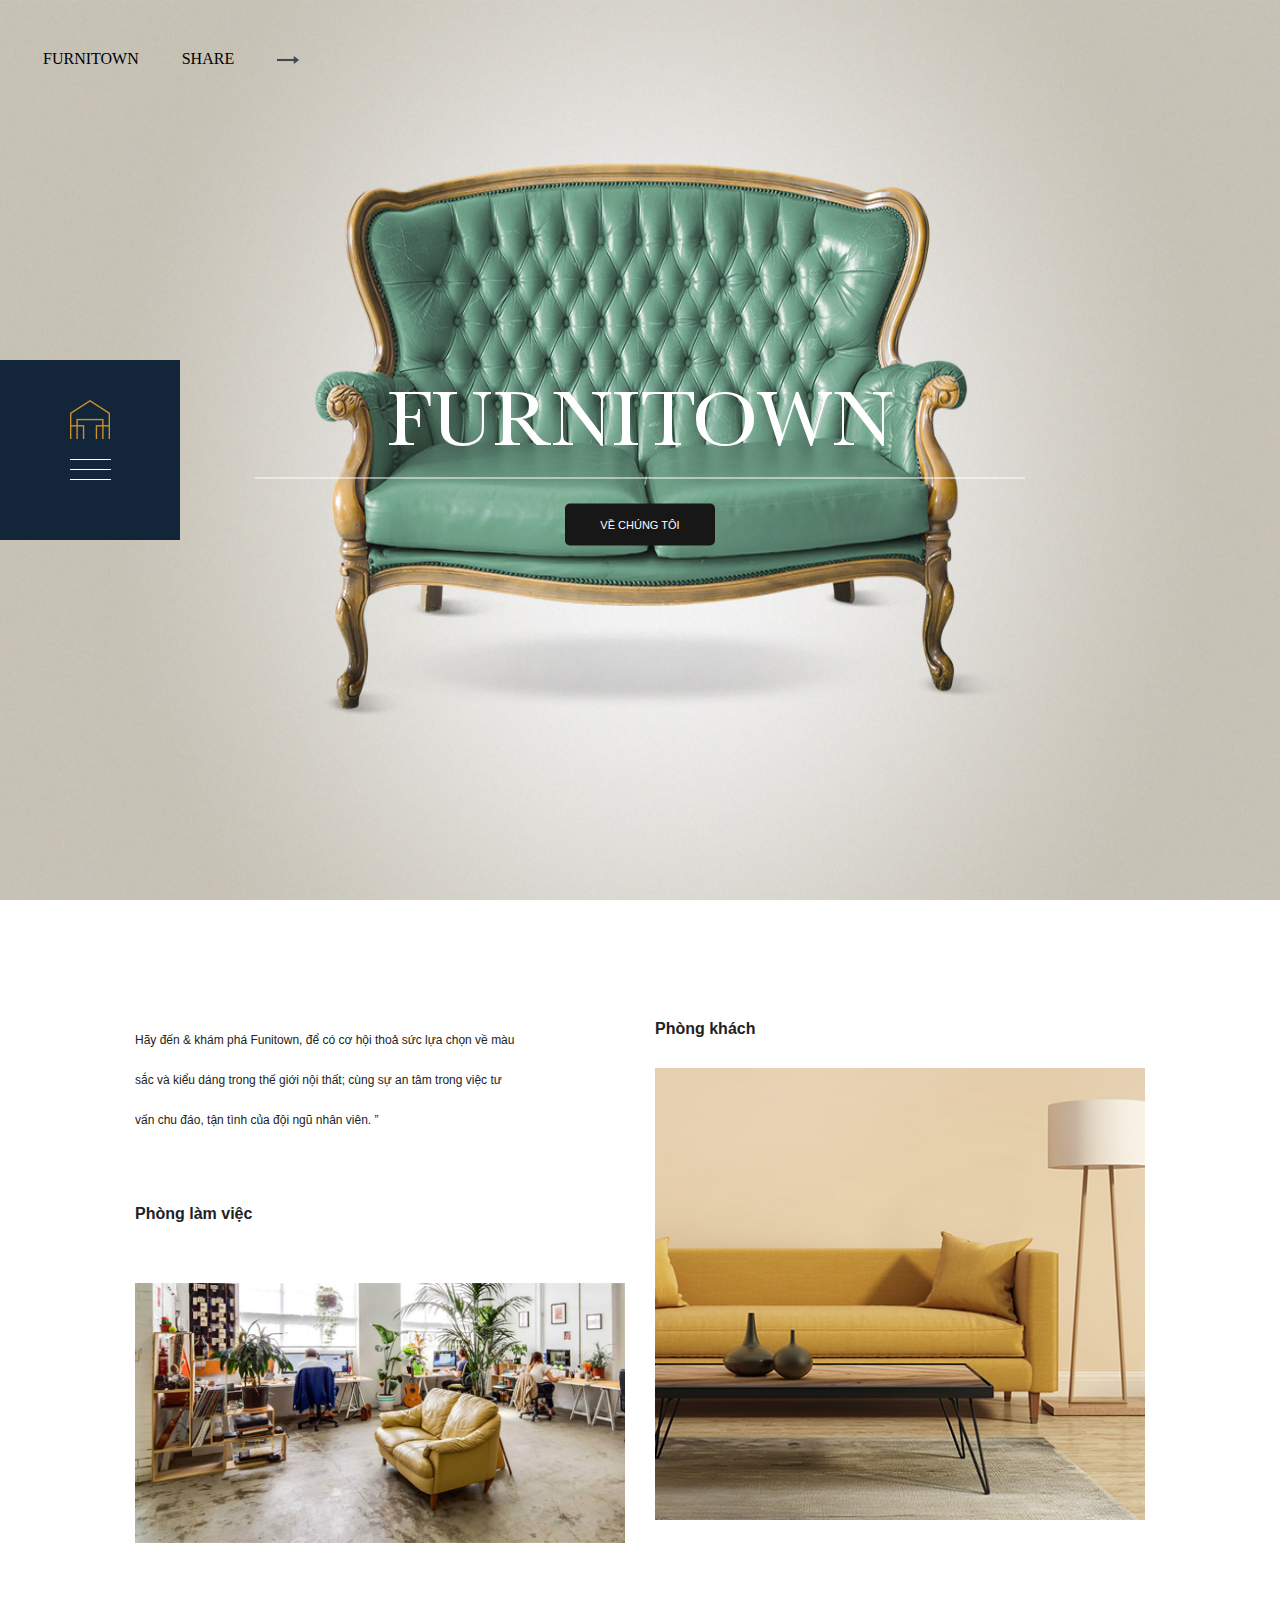
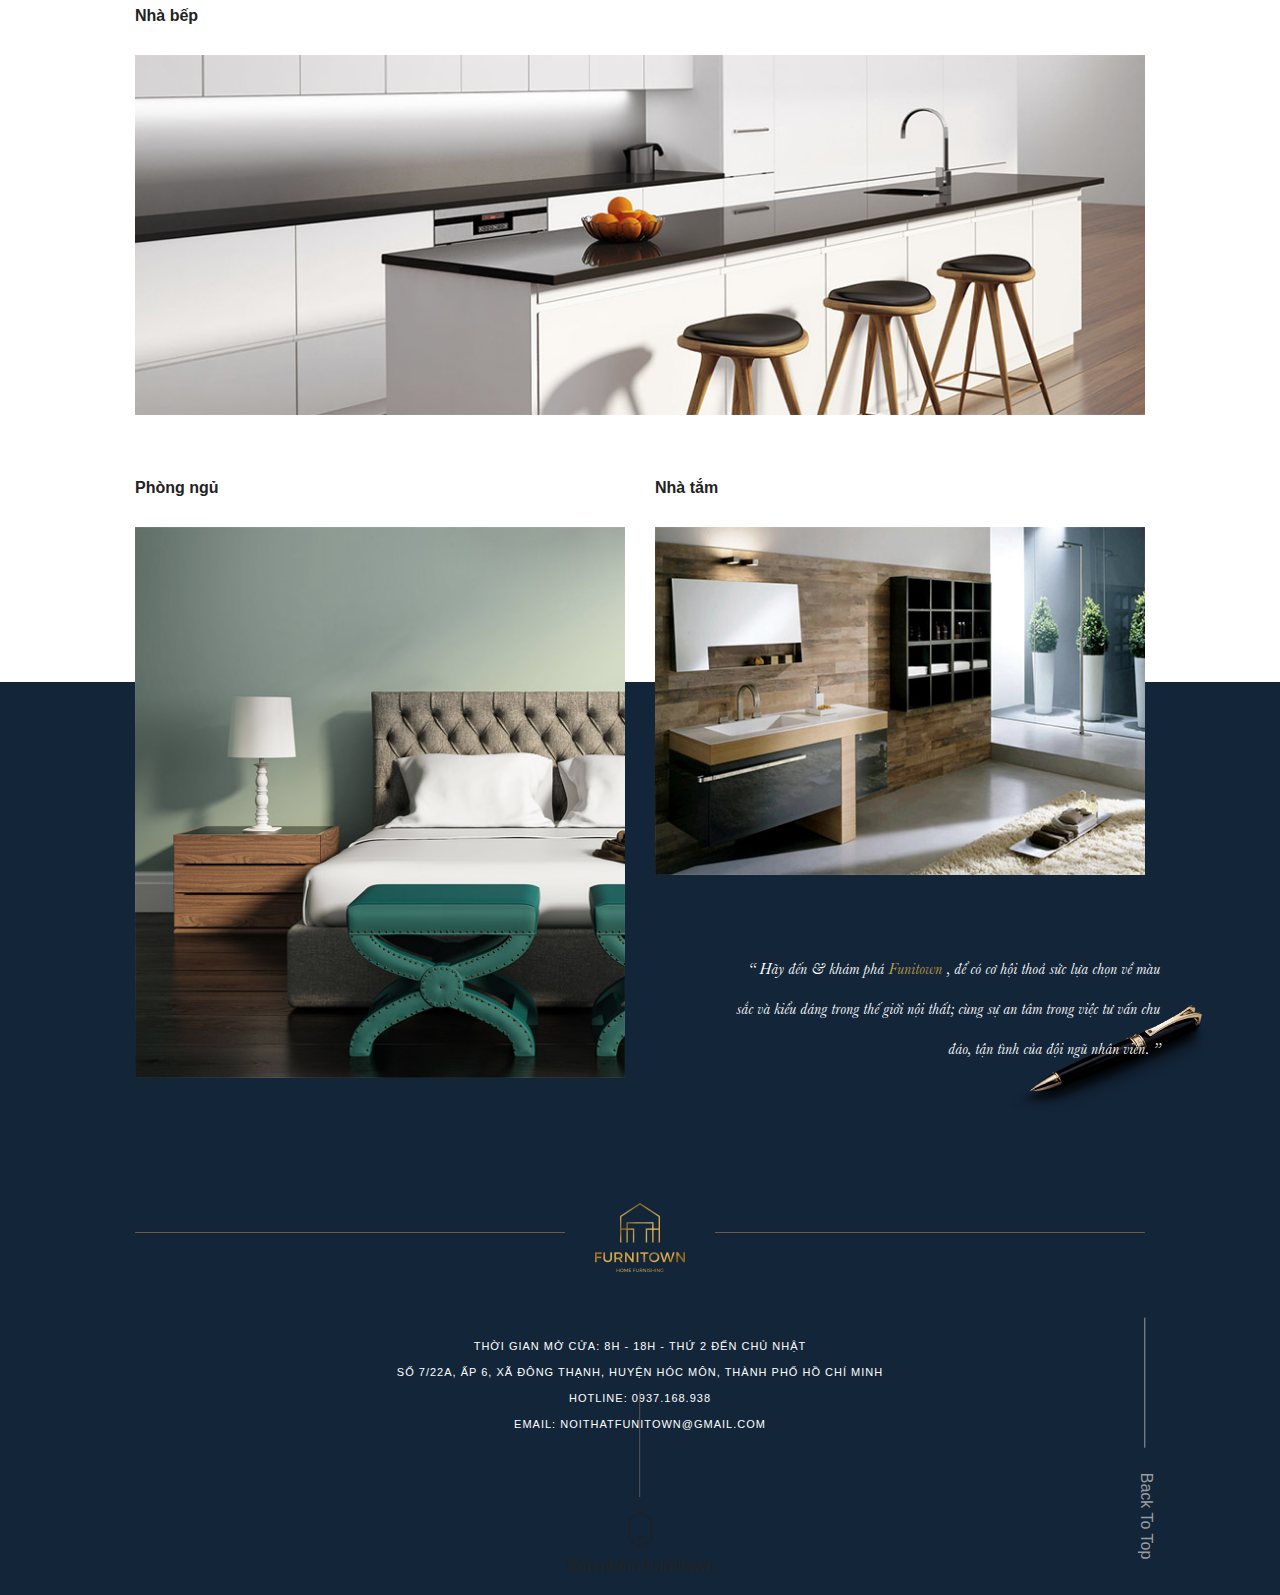
<file: index.html>
<!DOCTYPE html>
<html>

<head>
    <meta charset="UTF-8" />
    <meta name="viewport" content="width=device-width, initial-scale=1.0" />
    <meta http-equiv="X-UA-Compatible" content="IE=edge,chrome=1" />
    <title>Furnitown</title>
    <link rel="icon" href="favicon.ico">
    <meta name="title" content="" />
    <meta name="description" content="" />
    <!-- meta facebook -->
    <meta property="og:locale" content="vi" />
    <meta property="og:type" content="article" />
    <meta property="og:title" content="Trang chủ" />
    <meta property="og:description" content="" />
    <meta property="og:url" content="" />
    <meta property="og:site_name" content="" />
    <meta property="og:image" content="" />

    <link rel="stylesheet" href="dest/style.min.css">
    <link rel="stylesheet" href="dest/fonts.css">
</head>

<body>
   
    <header>
        <div class="header">
            <ul class="share">
                <li><a class="black" href="">Furnitown</a></li>
                <li><a class="black" href="">Share</a></li>
                <li><a href=""><img width="22px" src="img/icon/arrow-right.png  " alt=""></a></li>
            </ul>
            <nav class="menu_mobile">
                <ul>
                    <li class="item_menu"><a href=""><img src="img/icon/toggle_mb.png" alt=""></a></li>
                    <li class="item_menu"><a href="">menu</a></li>
                </ul>
                <div class="logo">
                    <img src="img/icon/logo_full_mb.png" alt="">
                </div>
            </nav>
        </div>
        <nav class="menu_scroll">
            <div class="container"> 
                <ul>
                    <li><a href="https://qtnkaca1003.github.io/Furnitown">Furnitown</a> </li>
                    <li><a href="https://qtnkaca1003.github.io/Furnitown/product.html">Sản phẩm</a> </li>
                    <li><a href="">Dịch vụ</a></li>
                    <li><a href=""><img src="/img/icon/logo_scroll.png" alt="" srcset=""></a>
                    </li>
                    <li><a href="">Dự án</a> </li>
                    <li><a href="">Tin tức</a> </li>
                    <li><a href="https://qtnkaca1003.github.io/Furnitown/contact.html">Liên hệ</a></li>
                </ul>
            </div>

        </nav>
    </header>
    <div class="btn__menu">
        <p>MENU</p>
        <div class="btn__menu__icon">
            <img src="img/icon/menu_home.png" alt="" srcset="">

            <img class="menu_full" src="img/icon/menu_full.png" alt="" srcset="">
            <img src="img/icon/toggel.png" alt="" srcset="">
        </div>
    </div>
    <nav class="menu">
        <div class="popup">
            <div class="header">
                <div class="row">
                    <div class="col-6"> <a href="">Furnitown</a></div>
                    <div class="col-4">
                        <ul>
                            <li>
                                <a href="">Follows</a>
                            </li>
                            <li>
                                <a href=""><img src="/img/icon/email.png" alt="" srcset=""></a>
                            </li>
                            <li>
                                <a href=""><img src="/img/icon/fb.png" alt="" srcset=""></a>
                            </li>
                        </ul>
                    </div>
                </div>
            </div>
            <div class="content">
                <div class="row">
                    <div class="col-4">
                        <div class="logo">
                            <a href="https://qtnkaca1003.github.io/Furnitown"><img src="/img/icon/logo_nav.png" alt="" srcset=""></a>
                            <div class="close"><img src="/img/icon/cancel.svg" alt="" srcset=""></div>
                        </div>
                    </div>
                    <div class="col-8">
                        <div class="menu__list">
                            <ul class="menu__list__item">
                                <li><a href="https://qtnkaca1003.github.io/Furnitown/about.html">Furnitown</a></li>
                                <li><a href="https://qtnkaca1003.github.io/Furnitown/product.html">Sản phẩm</a></li>
                                <li><a href="">Dịch vụ</a></li>
                                <li><a href="">Dự án</a></li>
                                <li><a href="https://qtnkaca1003.github.io/Furnitown/contact.html">Liên hệ</a></li>
                                <li><a href="">FAQS | Tin tức</a></li>
                            </ul>
                        </div>
                    </div>
                </div>
            </div>
        </div>
        
    </nav>
    <main class="homepage">
        <section class="slider">
            <div class="slider__list">
                <div class="slider__list-item ">
                    <img src="img/home/bg.jpg" alt="" class="imgslide">
                    <div class="content">
                        <h2>Furnitown</h2>
                        <p>Nơi tìm thấy mãnh ghép nội thất, còn thiếu cho ngôi nhà bạn</p>
                        <a href="https://qtnkaca1003.github.io/Furnitown/about.html"> Về chúng tôi</a>
                    </div>
                </div>
                <div class="slider__list-item ">
                    <img src="img/home/42429091_xl (1).jpg" alt="" class="imgslide">
                    <div class="content">
                        <h2>Furnitown</h2>
                        <p>Nơi tìm thấy mãnh ghép nội thất, còn thiếu cho ngôi nhà bạn</p>
                        <a href="https://qtnkaca1003.github.io/Furnitown/about.html"> Về chúng tôi</a>
                    </div>
                </div>
                <div class="slider__list-item ">
                    <img src="img/home/banner1.jpg" alt="" class="imgslide">
                    <div class="content">
                        <h2>Furnitown</h2>
                        <p>Nơi tìm thấy mãnh ghép nội thất, còn thiếu cho ngôi nhà bạn</p>
                        <a href="https://qtnkaca1003.github.io/Furnitown/about.html"> Về chúng tôi</a>
                    </div>
                </div>
            </div>

            <div class="slider__control">
                <div class="mouse">
                    <img class="mouse__scroll" src="img/icon/line.png" alt="" srcset="">
                    <img class="mouse__img" src="img/icon/mouse.png" alt="" srcset="">
                    <p>Sản phẩm Furnitown</p>
                </div>
            </div>
            </div>
        </section>
        <section class="about">
            <div class="content">
                <h2>Furnitown</h2>
                <p>Nơi tìm thấy mãnh ghép nội thất, còn thiếu cho ngôi nhà bạn</p>
                <a href="https://qtnkaca1003.github.io/Furnitown/about.html"> Về chúng tôi</a>
            </div>
        </section>
        <section class="product">
            <div class="container">
                <div class="room_work_living row">
                    <div class="col">
                        <div class="content">
                            <p>Hãy đến & khám phá Funitown, để có cơ hội thoả sức lựa chọn về màu sắc và kiểu dáng trong
                                thế giới nội thất; cùng sự an tâm trong việc tư vấn chu đáo, tận tình của đội ngũ nhân
                                viên. ”</p>
                        </div>
                        <div class="work_room">

                            <div class="product-item">
                                <div class="title">
                                    <h3>Phòng làm việc</h3>
                                </div>
                                <div class="cover">
                                    <img src="img/home/work_room.jpg" alt="">
                                    <div class="show">
                                        <img src="/img/icon/logo_hover.png" alt="">
                                        <p>"Không gian sáng tạo cho sự thành đạt"</p>
                                        <a href="">More <img width="20px" src="img/icon/arrow-right-white.svg" alt=""
                                                srcset=""></a>
                                    </div>
                                </div>

                            </div>

                        </div>
                    </div>
                    <div class="col">
                        <div class="living_room">
                            <div class="product-item">
                                <div class="title">
                                    <h3>Phòng khách</h3>
                                </div>
                                <div class="cover">
                                    <img src="img/home/living_room.jpg" alt="">
                                    <div class="show">
                                        <img src="/img/icon/logo_hover.png" alt="">
                                        <p>"Không gian sáng tạo cho sự thành đạt"</p>
                                        <a href="">More <img width="20px" src="img/icon/arrow-right-white.svg" alt=""
                                                srcset=""></a>
                                    </div>
                                </div>

                            </div>
                        </div>
                    </div>

                </div>
                <div class="kitchen_room">

                    <div class="product-item">
                        <div class="title">
                            <h3>Nhà bếp</h3>
                        </div>
                        <div class="cover">
                            <img src="img/home/kitchen.jpg" alt="">
                            <div class="show">
                                <img src="/img/icon/logo_hover.png" alt="">
                                <p>"Không gian sáng tạo cho sự thành đạt"</p>
                                <a href="">More <img width="20px" src="img/icon/arrow-right-white.svg" alt=""
                                        srcset=""></a>
                            </div>
                        </div>

                    </div>

                </div>

                <div class="room_bed_bath row">
                    <div class="col">
                        <div class="bed_room">

                            <div class="product-item">
                                <div class="title">
                                    <h3>Phòng ngủ</h3>
                                </div>
                                <div class="cover">
                                    <img src="img/home/bedroom.jpg" alt="">
                                    <div class="show">
                                        <img src="/img/icon/logo_hover.png" alt="">
                                        <p>"Không gian sáng tạo cho sự thành đạt"</p>
                                        <a href="">More <img width="20px" src="img/icon/arrow-right-white.svg" alt=""
                                                srcset=""></a>
                                    </div>
                                </div>
                            </div>


                        </div>
                    </div>
                    <div class="col">
                        <div class="bath_room">
                            <div class="product-item">
                                <div class="title">
                                    <h3>Nhà tắm</h3>
                                </div>
                                <div class="cover">
                                    <img src="img/home/bathroom.jpg" alt="">
                                    <div class="show">
                                        <img src="/img/icon/logo_hover.png" alt="">
                                        <p>"Không gian sáng tạo cho sự thành đạt"</p>
                                        <a href="">More <img width="20px" src="img/icon/arrow-right-white.svg" alt=""
                                                srcset=""></a>
                                    </div>
                                </div>
                            </div>
                        </div>
                        <div class="content">
                            <div class="content__text">
                                <p>“ Hãy đến & khám phá <span class="text_cl--yellow">Funitown</span> , để có cơ hội
                                    thoả sức lựa chọn về màu sắc và kiểu dáng trong thế giới nội thất; cùng sự an tâm
                                    trong việc tư vấn chu đáo, tận tình của đội ngũ nhân viên. ”
                                </p>
                            </div>
                            <div class="img">
                                <img src="img/icon/pen.png" alt="" srcset="">
                            </div>

                        </div>
                    </div>



                </div>
            </div>
        </section>
        <section class="product_mb">
            <div class="container">
                <div class="room_work_living">
                    <div class="work_room">
                        <div class="product-item">
                            <div class="title">
                                <h3>Phòng làm việc</h3>
                            </div>
                            <div class="cover">
                                <img src="img/home/work_room_mb.jpg" alt="">
                                <div class="show">
                                    <img src="/img/icon/logo_hover.png" alt="">
                                    <p>"Không gian sáng tạo cho sự thành đạt"</p>
                                    <a href="">More <img width="20px" src="img/icon/arrow-right-white.svg" alt=""
                                            srcset=""></a>
                                </div>
                            </div>

                           
                        </div>
                    </div>
                    <div class="living_room">
                        <div class="product-item">
                            <div class="title">
                                <h3>Phòng khách</h3>
                            </div>
                            <div class="cover">
                                <img src="img/home/living_room_mb.jpg" alt="">
                                <div class="show">
                                    <img src="/img/icon/logo_hover.png" alt="">
                                    <p>"Không gian sáng tạo cho sự thành đạt"</p>
                                    <a href="">More <img width="20px" src="img/icon/arrow-right-white.svg" alt=""
                                            srcset=""></a>
                                </div>
                            </div>
                            
                        </div>
                    </div>
                </div>
                <div class="kitchen_room">

                    <div class="product-item">
                        <div class="title">
                            <h3>Nhà bếp</h3>
                        </div>
                        <div class="cover">
                            <img src="img/home/kitchen_mb.jpg" alt="">
                            <div class="show">
                                <img src="/img/icon/logo_hover.png" alt="">
                                <p>"Không gian sáng tạo cho sự thành đạt"</p>
                                <a href="">More <img width="20px" src="img/icon/arrow-right-white.svg" alt=""
                                        srcset=""></a>
                            </div>
                        </div>
                       
                    </div>

                </div>

                <div class="room_bed_bath ">
                    <div class="bed_room">
                        <div class="product-item">
                            <div class="title">
                                <h3>Phòng ngủ</h3>
                            </div>
                            <div class="cover">
                                <img src="img/home/bedroom_mb.jpg" alt="">
                                <div class="show">
                                    <img src="/img/icon/logo_hover.png" alt="">
                                    <p>"Không gian sáng tạo cho sự thành đạt"</p>
                                    <a href="">More <img width="20px" src="img/icon/arrow-right-white.svg" alt=""
                                            srcset=""></a>
                                </div>
                            </div>
                           
                        </div>
                    </div>
                    <div class="bath_room">
                        <div class="product-item">
                            <div class="title">
                                <h3>Nhà tắm</h3>
                            </div>
                            <div class="cover">
                                <img src="img/home/bathroom_mb.jpg" alt="">
                                <div class="show">
                                    <img src="/img/icon/logo_hover.png" alt="">
                                    <p>"Không gian sáng tạo cho sự thành đạt"</p>
                                    <a href="">More <img width="20px" src="img/icon/arrow-right-white.svg" alt=""
                                            srcset=""></a>
                                </div>
                            </div>
                           
                        </div>
                    </div>
                    <div class="content">
                        <div class="content__text">
                            <p>“ Hãy đến & khám phá <span class="text_cl--yellow">Funitown</span> , để có cơ hội thoả
                                sức lựa chọn về màu sắc và kiểu dáng trong thế giới nội thất; cùng sự an tâm trong việc
                                tư vấn chu đáo, tận tình của đội ngũ nhân viên. ”
                            </p>
                        </div>
                        <div class="img">
                            <img src="img/icon/pen.png" alt="" srcset="">
                        </div>
                    </div>
                </div>
            </div>
        </section>
    </main>
    <footer>
        <div class="footer pd">
            <div class="container">
                <div class="content">
                    <div class="logo">
                        <img src="img/icon/logo_ft.png" alt="" srcset="">
                    </div>
                    <div class="text_street">
                        <p>Thời gian mở cửa: 8h - 18h - Thứ 2 đến Chủ nhật</p>
                        <p>Số 7/22A, Ấp 6, xã Đông Thạnh, huyện Hóc Môn, thành phố Hồ Chí Minh</p>
                        <p>Hotline: 0937.168.938</p>
                        <p>Email: noithatfunitown@gmail.com</p>
                    </div>
                    <div class="to_top">
                        <a href="">Back To Top</a>
                    </div>
                </div>

            </div>

        </div>

    </footer>
    <script type="text/javascript" src="dest/jsmain.min.js"></script>
    <script type="text/javascript" src="dest/main.js"></script>
</body>

</html>
</file>
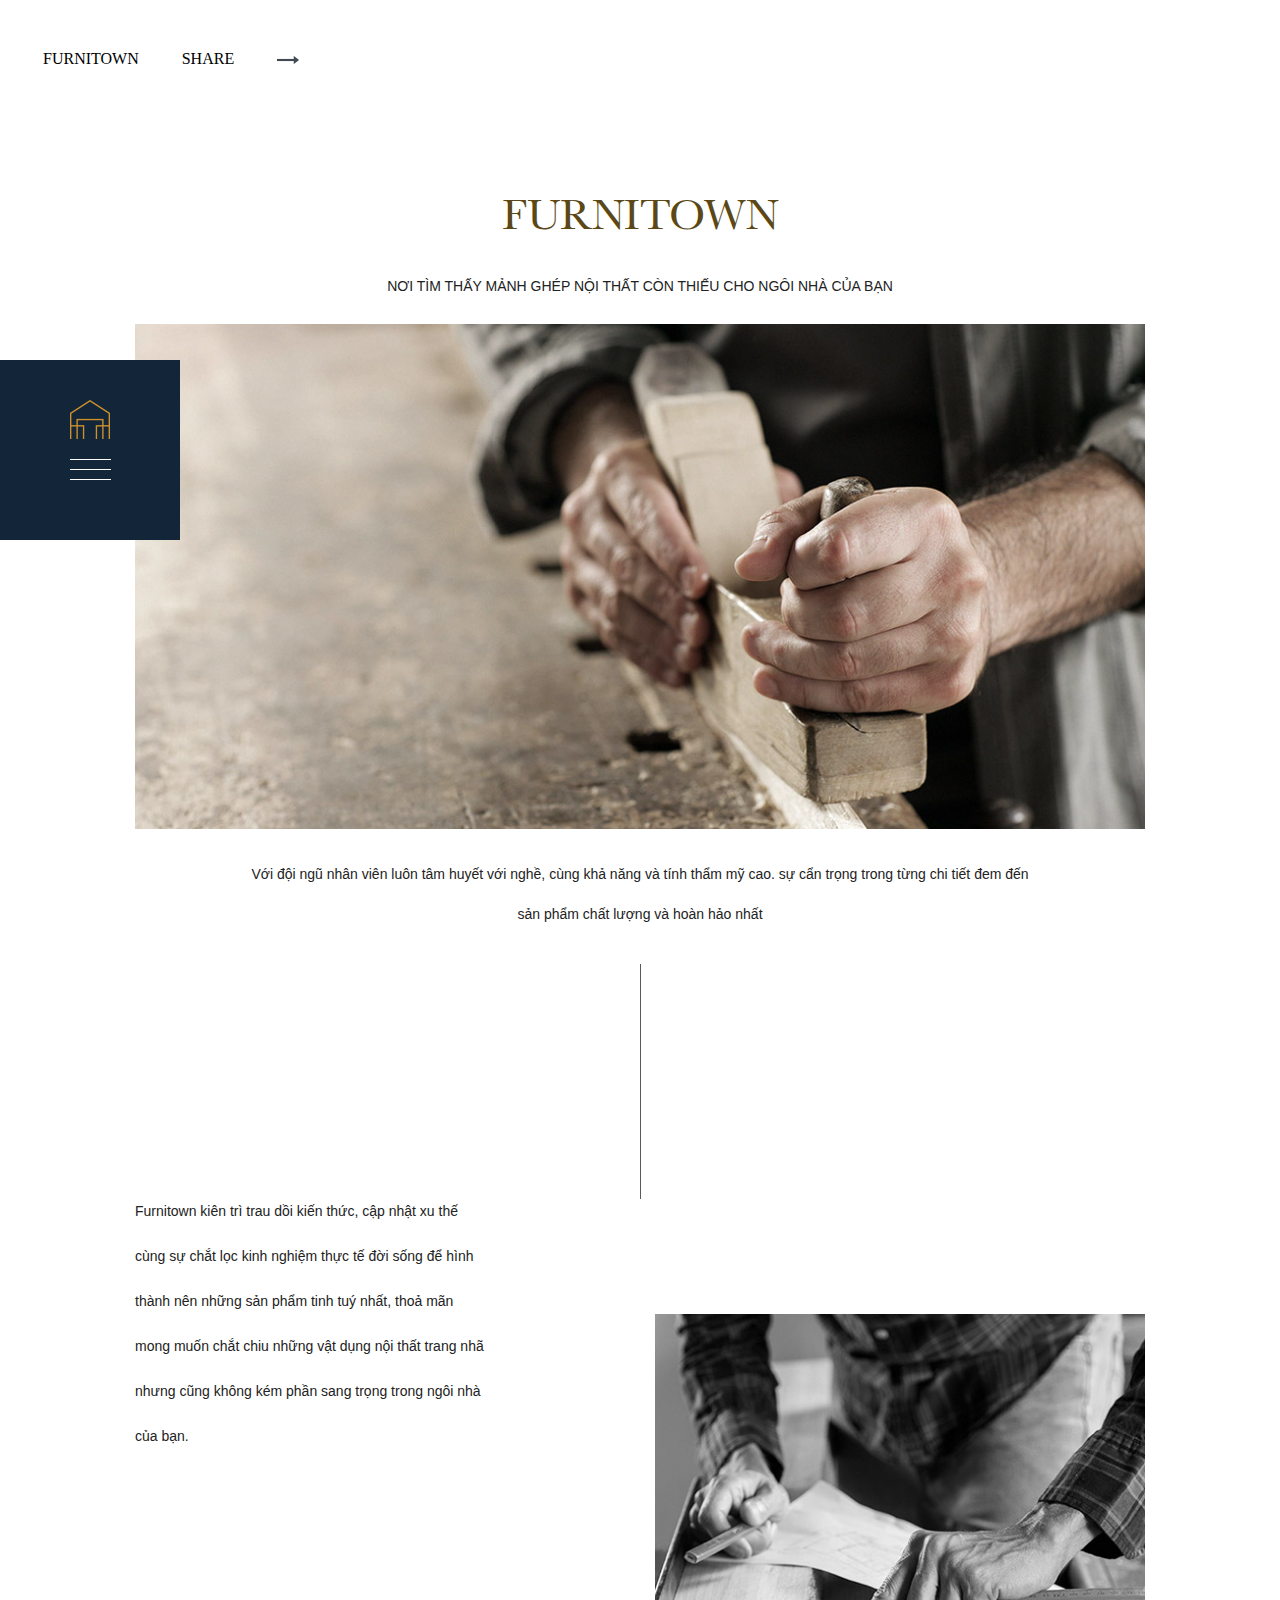
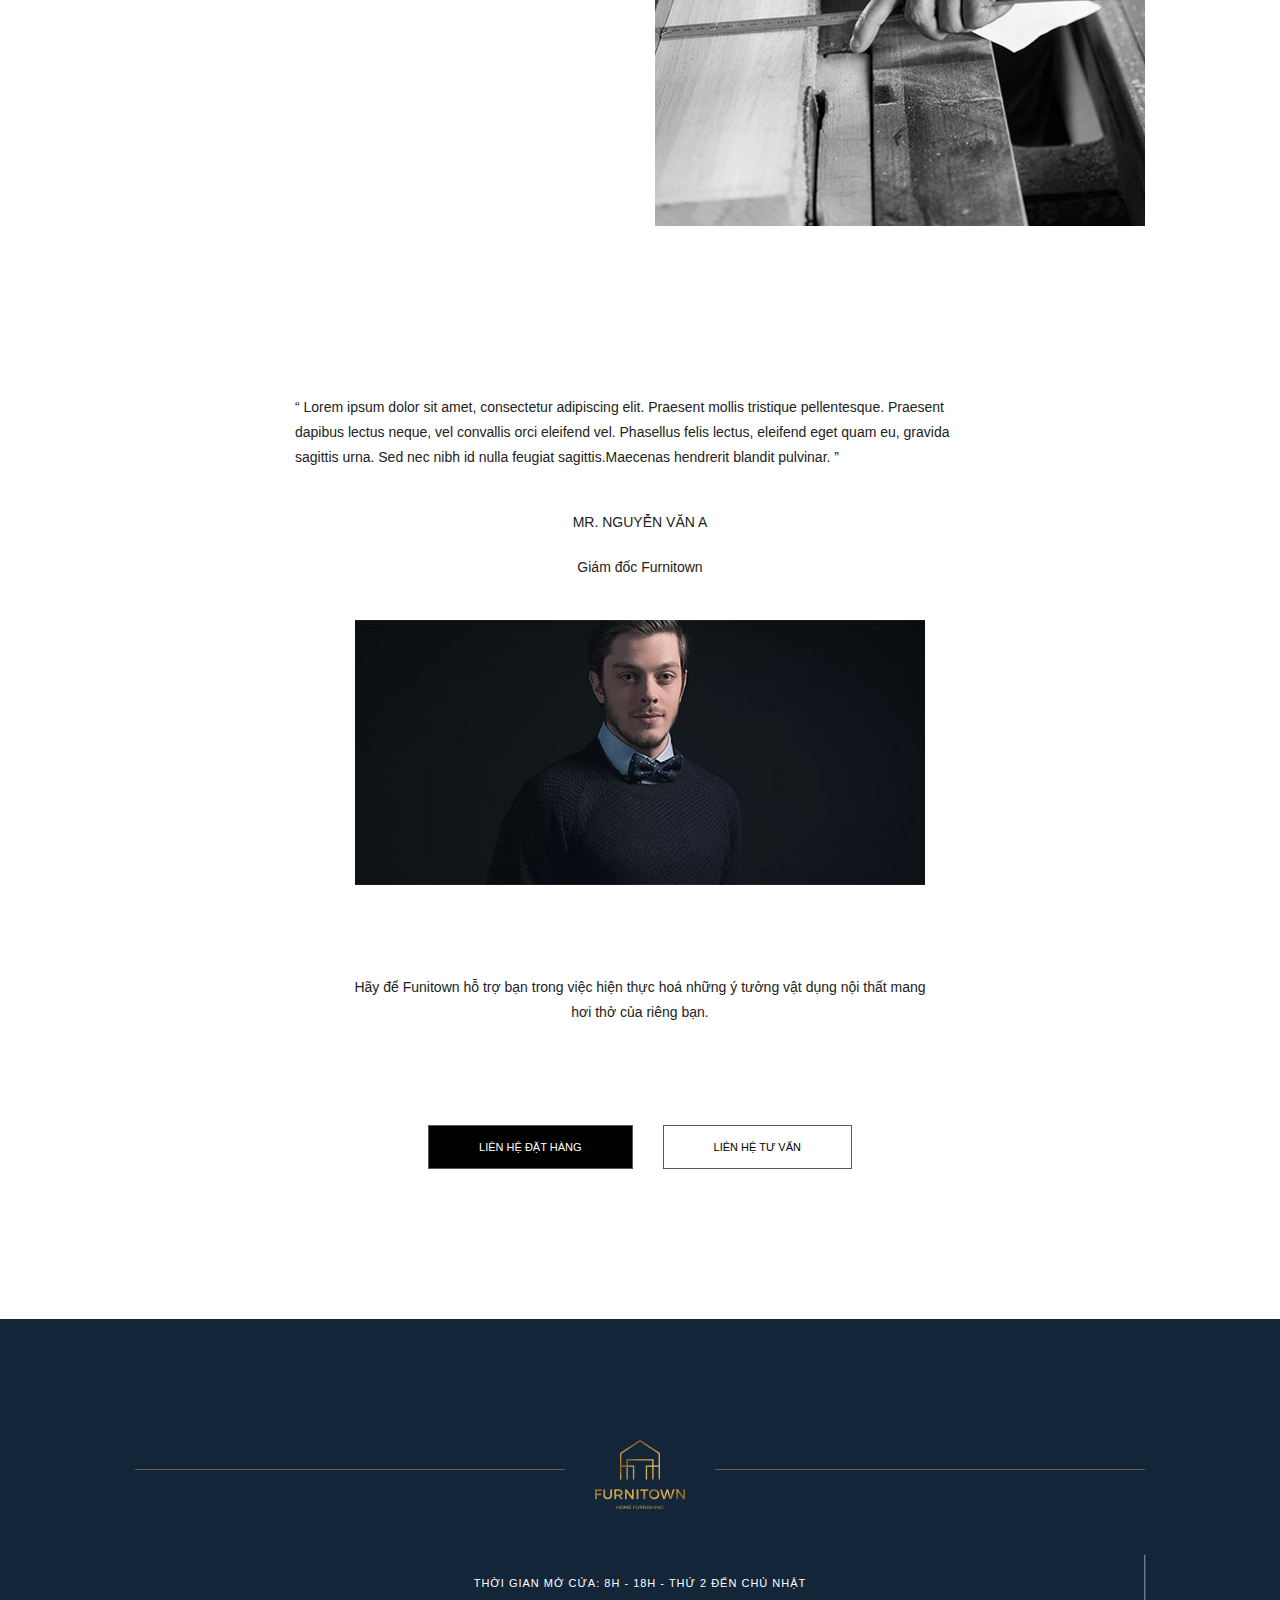
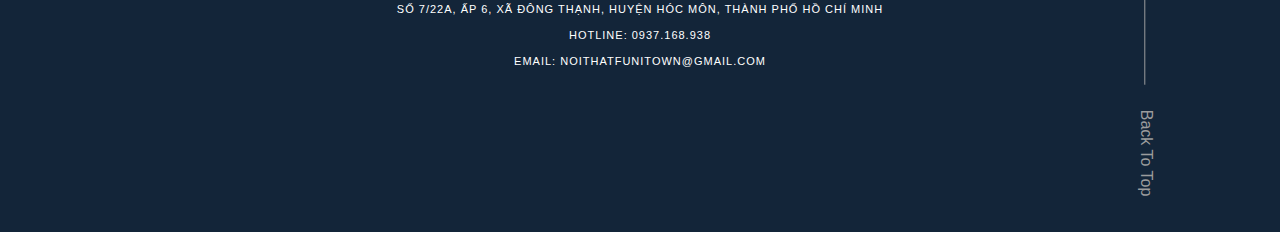
<file: about.html>
<!DOCTYPE html>
<html>

<head>
    <meta charset="UTF-8" />
    <meta name="viewport" content="width=device-width, initial-scale=1.0" />
    <meta http-equiv="X-UA-Compatible" content="IE=edge,chrome=1" />
    <title>Furnitown- About</title>
    <link rel="icon" href="favicon.ico">
    <meta name="title" content="" />
    <meta name="description" content="" />
    <!-- meta facebook -->
    <meta property="og:locale" content="vi" />
    <meta property="og:type" content="article" />
    <meta property="og:title" content="Trang chủ" />
    <meta property="og:description" content="" />
    <meta property="og:url" content="" />
    <meta property="og:site_name" content="" />
    <meta property="og:image" content="" />

    <link rel="stylesheet" href="dest/style.min.css">
    <link rel="stylesheet" href="dest/fonts.css">
</head>

<body>
    <header>
        <div class="header">
            <ul class="share">
                <li><a class="black" href="">Furnitown</a></li>
                <li><a class="black"  href="">Share</a></li>
                <li><a href=""><img width="22px" src="img/icon/arrow-right.png" alt=""></a></li>
            </ul>
            <nav class="menu_mobile">
                <ul>
                    <li class="item_menu"><a href=""><img src="img/icon/toggle_mb.png" alt=""></a></li>
                    <li class="item_menu"><a href="">menu</a></li>
                </ul>
                <div class="logo">
                    <img src="img/icon/logo_full_mb.png" alt="">
                </div>
            </nav>
        </div>
        <nav class="menu_scroll">
            <div class="container">
                <ul>
                    <li><a href="https://qtnkaca1003.github.io/Furnitown">Furnitown</a> </li>
                    <li><a href="https://qtnkaca1003.github.io/Furnitown/product.html">Sản phẩm</a> </li>
                    <li><a href="">Dịch vụ</a></li>
                    <li><a href=""><img src="/img/icon/logo_scroll.png" alt="" srcset=""></a>
                    </li>
                    <li><a href="">Dự án</a> </li>
                    <li><a href="">Tin tức</a> </li>
                    <li><a href="https://qtnkaca1003.github.io/Furnitown/contact.html">Liên hệ</a></li>
                </ul>
            </div>

        </nav>
    </header>
    <div class="btn__menu">
        <p >MENU</p>
        <div class="btn__menu__icon">
            <img src="img/icon/menu_home.png" alt="" srcset="">
            
            <img class="menu_full" src="img/icon/menu_full.png" alt="" srcset="">
            <img src="img/icon/toggel.png" alt="" srcset="">
        </div>
    </div>
    <nav class="menu">
        <div class="popup">
            <div class="header">
                <div class="row">
                    <div class="col-6"> <a href="">Furnitown</a></div>
                    <div class="col-4">
                        <ul>
                            <li>
                                <a href="">Follows</a>
                            </li>
                            <li>
                                <a href=""><img src="/img/icon/email.png" alt="" srcset=""></a>
                            </li>
                            <li>
                                <a href=""><img src="/img/icon/fb.png" alt="" srcset=""></a>
                            </li>
                        </ul>
                    </div>
                </div>
            </div>
            <div class="content">
                <div class="row">
                    <div class="col-4">
                        <div class="logo">
                            <a href="https://qtnkaca1003.github.io/Furnitown"><img src="/img/icon/logo_nav.png" alt="" srcset=""></a>
                            <div class="close"><img src="/img/icon/cancel.svg" alt="" srcset=""></div>
                        </div>
                    </div>
                    <div class="col-8">
                        <div class="menu__list">
                            <ul class="menu__list__item">
                                <li><a href="https://qtnkaca1003.github.io/Furnitown/about.html">Furnitown</a></li>
                                <li><a href="https://qtnkaca1003.github.io/Furnitown/product.html">Sản phẩm</a></li>
                                <li><a href="">Dịch vụ</a></li>
                                <li><a href="">Dự án</a></li>
                                <li><a href="https://qtnkaca1003.github.io/Furnitown/contact.html">Liên hệ</a></li>
                                <li><a href="">FAQS | Tin tức</a></li>
                            </ul>
                        </div>
                    </div>
                </div>
            </div>
        </div>
        
    </nav>
    <main class="about_page">
        <section class="about_header">
            <div class="container">
                <div class="about_item">
                    <h2>furnitown</h2>
                    <p>Nơi tìm thấy mảnh ghép nội thất còn thiếu cho ngôi nhà của bạn</p>
                    <img src="/img/about/about.jpg" alt="" srcset="">
                    <p class="text">Với đội ngũ nhân viên luôn tâm huyết với nghề, cùng khả năng và tính thẩm mỹ cao. sự cẩn trọng trong từng chi tiết đem đến sản phẩm chất lượng và hoàn hảo nhất</p>
                    <img class="line" src="img/about/line_about.png" alt="" srcset="">
                </div>
            </div>
           </section>
        <section class="about_boby">
            <div class="container">
                <div class="row">
                    <div class="col">
                        <div class="col__text">
                            <p>
                                Furnitown kiên trì trau dồi kiến thức,
                                cập nhật xu thế cùng sự chắt lọc kinh nghiệm 
                                thực tế đời sống để hình thành nên những sản phẩm tinh tuý nhất, thoả mãn mong muốn chắt chiu những vật dụng nội thất trang nhã nhưng cũng không kém phần sang trọng trong 
                                ngôi nhà của bạn.
                            </p>
                        </div>
                    </div>
                    <div class="col">
                        <div class="col__img">
                            <img src="/img/about/about_body.jpg" alt="" srcset="">
                        </div>
                    </div>
                </div>
                <div class="row_mb">
                    <div class="col__text">
                        <p>
                            Furnitown kiên trì trau dồi kiến thức,
                            cập nhật xu thế cùng sự chắt lọc kinh nghiệm 
                            thực tế đời sống để hình thành nên những sản phẩm tinh tuý nhất, thoả mãn mong muốn chắt chiu những vật dụng nội thất trang nhã nhưng cũng không kém phần sang trọng trong 
                            ngôi nhà của bạn.
                        </p>
                    </div>
                    <div class="col__img">
                        <img src="/img/about/about_body.jpg" alt="" srcset="">
                    </div>
                </div>
            </div>
        </section>
        <section class="about_footer">
            <div class="container">
                <div class="text">
               
                    <p>“ Lorem ipsum dolor sit amet, consectetur adipiscing elit. Praesent mollis tristique pellentesque. Praesent dapibus lectus neque, vel convallis orci eleifend vel. Phasellus felis lectus, eleifend eget quam eu, gravida sagittis urna. Sed nec nibh id nulla feugiat sagittis.Maecenas hendrerit blandit pulvinar. ” </p>
                    <p class="text_name">MR. NGUYỄN VĂN A </p>
                    <p>Giám đốc Furnitown</p>
                    <img src="/img/about/about_footer.jpg" alt="" srcset="">
                    <p class="text_last">
                        Hãy để Funitown hỗ trợ bạn trong việc hiện thực hoá những ý tưởng vật dụng 
                        nội thất mang hơi thở của riêng bạn.</p>
                </div>
                <div class="btn_contact">
                    <div class="btn_oder">
                        <p >Liên hệ đặt hàng</p>
                    </div>
                    <div class="btn_advisory">
                        <p>Liên hệ tư vấn</p>
                    </div>
                </div>
            </div>
           
        </section>
    </main>
    <div class="popup-box">
        <div class="box_wrap">
           <div class="box_wrap_header">
               <p>Liên hệ đặt hàng</p>
           </div>
           <div class="box_wrap_body">
               <p class="title_box" >Cách 1:</p>
               <p class="desp_box">Gọi điện đến số Hotline: <span class="text_cl--yellow">0937.168.656</span></p>
               <p  class="title_box">Cách 2:</p>
               <p class="desp_box">Trức tiếp đến xưởng tại địa chỉ số 7/22A, ấp 6, xã Đông Thạnh, huyện Hốc Môn, thành phố Hồ Chí Minh</p>
               <p>Email: <span class="text_cl--yellow">dhnhan1999@gmail.com</span> </p>
           </div>
            <div class="close">x</div>
        </div>
  

   
    
</div>
    <footer>
        <div class="footer">
            <div class="container">
                <div class="content">
                    <div class="logo">
                        <img src="img/icon/logo_ft.png" alt="" srcset="">
                    </div>
                    <div class="text_street">
                        <p>Thời gian mở cửa: 8h - 18h - Thứ 2 đến Chủ nhật</p>
                        <p>Số 7/22A, Ấp 6, xã Đông Thạnh, huyện Hóc Môn, thành phố Hồ Chí Minh</p>
                        <p>Hotline: 0937.168.938</p>
                        <p>Email: noithatfunitown@gmail.com</p>
                    </div>
                    <div class="to_top">
                        <a href="">Back To Top</a>
                    </div>
                </div>

            </div>

        </div>

    </footer>
    <script type="text/javascript" src="dest/jsmain.min.js"></script>
    <script type="text/javascript" src="dest/main.js"></script>
</body>

</html>
</file>
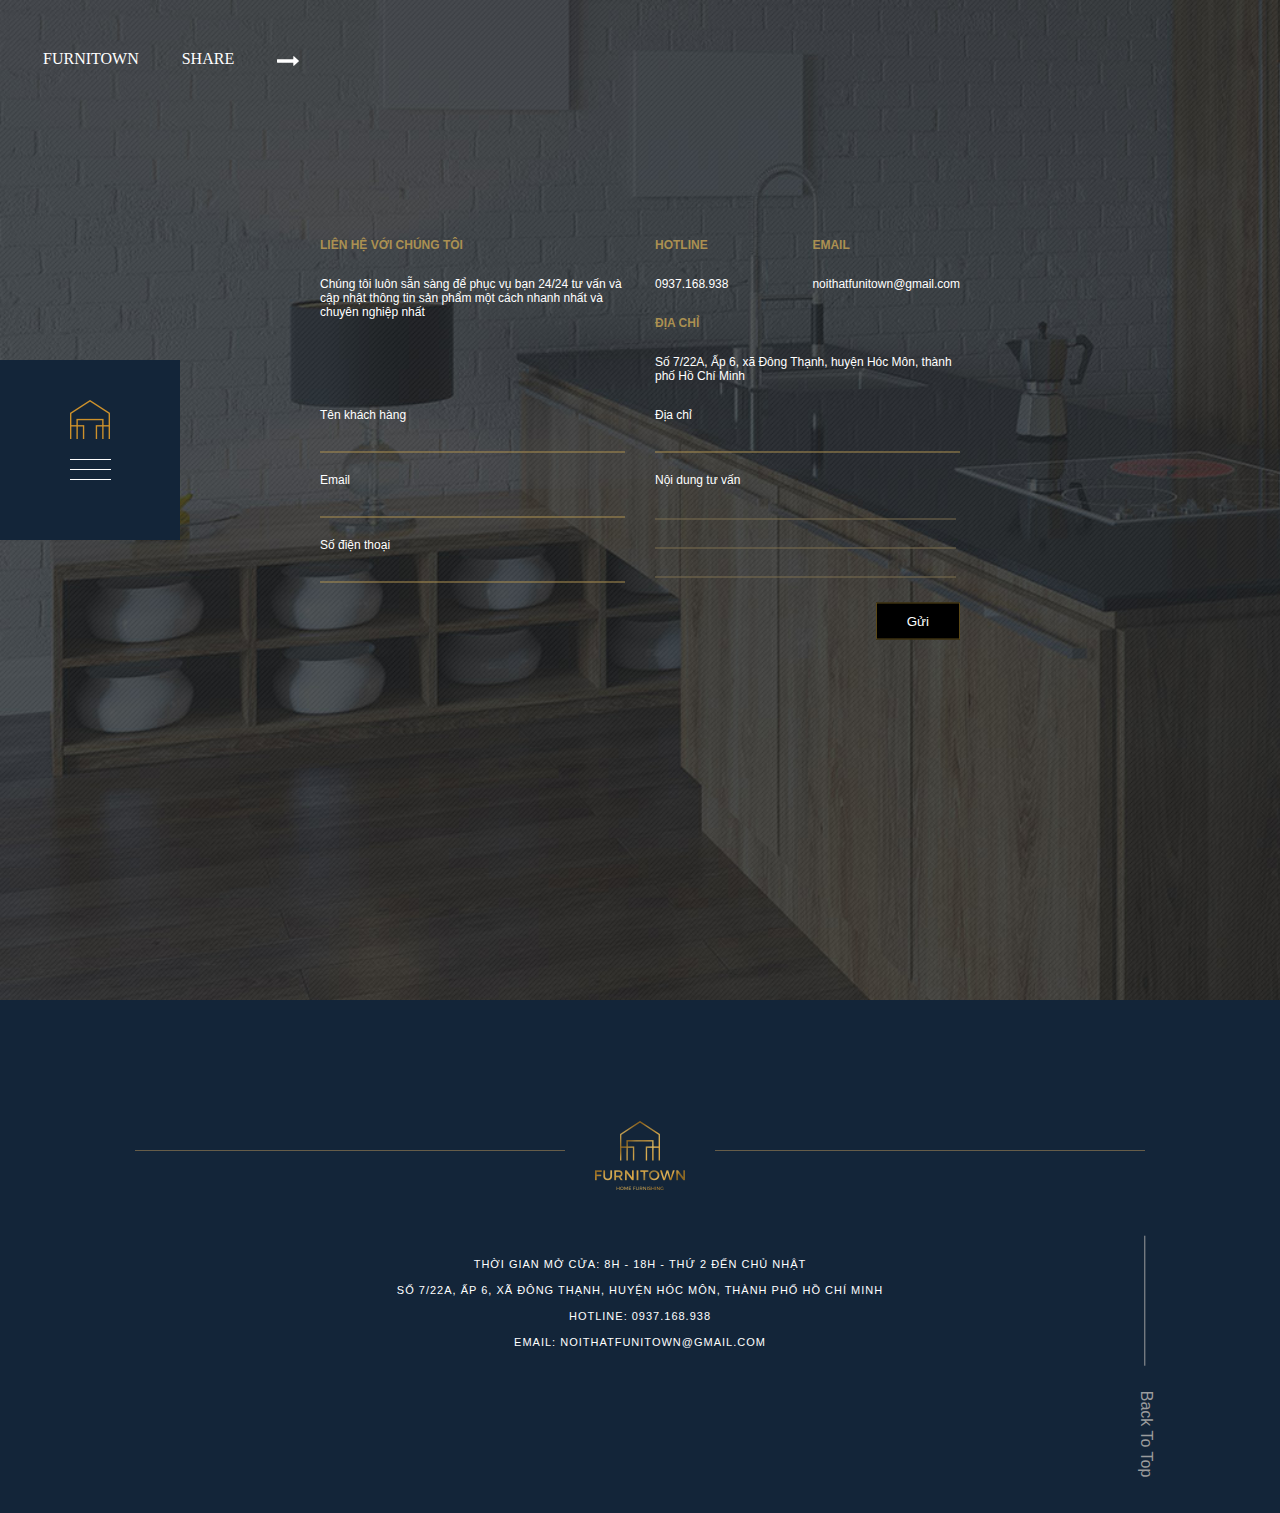
<file: contact.html>
<!DOCTYPE html>
<html>

<head>
    <meta charset="UTF-8" />
    <meta name="viewport" content="width=device-width, initial-scale=1.0" />
    <meta http-equiv="X-UA-Compatible" content="IE=edge,chrome=1" />
    <title>Furnitown - Contact</title>
    <link rel="icon" href="favicon.ico">
    <meta name="title" content="" />
    <meta name="description" content="" />
    <!-- meta facebook -->
    <meta property="og:locale" content="vi" />
    <meta property="og:type" content="article" />
    <meta property="og:title" content="Trang chủ" />
    <meta property="og:description" content="" />
    <meta property="og:url" content="" />
    <meta property="og:site_name" content="" />
    <meta property="og:image" content="" />

    <link rel="stylesheet" href="dest/style.min.css">
    <link rel="stylesheet" href="dest/fonts.css">
</head>

<body>
    <header>
        <div class="header">
            <ul class="share">
                <li><a class="white" href="">Furnitown</a></li>
                <li><a class="white" href="">Share</a></li>
                <li><a href=""><img width="22px" src="img/icon/arrow-right-white.svg" alt=""></a></li>
            </ul>
            <nav class="menu_mobile">
                <ul>
                    <li class="item_menu"><a href=""><img src="img/icon/toggle_mb.png" alt=""></a></li>
                    <li class="item_menu"><a href="">menu</a></li>
                </ul>
                <div class="logo">
                    <img src="img/icon/logo_full_mb.png" alt="">
                </div>
            </nav>
        </div>
        <nav class="menu_scroll">
            <div class="container">
                <ul>
                    <li><a href="https://qtnkaca1003.github.io/Furnitown">Furnitown</a> </li>
                    <li><a href="https://qtnkaca1003.github.io/Furnitown/product.html">Sản phẩm</a> </li>
                    <li><a href="">Dịch vụ</a></li>
                    <li><a href=""><img src="/img/icon/logo_scroll.png" alt="" srcset=""></a>
                    </li>
                    <li><a href="">Dự án</a> </li>
                    <li><a href="">Tin tức</a> </li>
                    <li><a href="https://qtnkaca1003.github.io/Furnitown/contact.html">Liên hệ</a></li>
                </ul>
            </div>

        </nav>
    </header>
    <div class="btn__menu">
        <p >MENU</p>
        <div class="btn__menu__icon">
            <img src="img/icon/menu_home.png" alt="" srcset="">
            <img class="menu_full" src="img/icon/menu_full.png" alt="" srcset="">
            <img src="img/icon/toggel.png" alt="" srcset="">
        </div>
    </div>
    <nav class="menu">
        <div class="popup">
            <div class="header">
                <div class="row">
                    <div class="col-6"> <a href="">Furnitown</a></div>
                    <div class="col-4">
                        <ul>
                            <li>
                                <a href="">Follows</a>
                            </li>
                            <li>
                                <a href=""><img src="/img/icon/email.png" alt="" srcset=""></a>
                            </li>
                            <li>
                                <a href=""><img src="/img/icon/fb.png" alt="" srcset=""></a>
                            </li>
                        </ul>
                    </div>
                </div>
            </div>
            <div class="content">
                <div class="row">
                    <div class="col-4">
                        <div class="logo">
                            <a href="https://qtnkaca1003.github.io/Furnitown"><img src="/img/icon/logo_nav.png" alt="" srcset=""></a>
                            <div class="close"><img src="/img/icon/cancel.svg" alt="" srcset=""></div>
                        </div>
                    </div>
                    <div class="col-8">
                        <div class="menu__list">
                            <ul class="menu__list__item">
                                <li><a href="https://qtnkaca1003.github.io/Furnitown/about.html">Furnitown</a></li>
                                <li><a href="https://qtnkaca1003.github.io/Furnitown/product.html">Sản phẩm</a></li>
                                <li><a href="">Dịch vụ</a></li>
                                <li><a href="">Dự án</a></li>
                                <li><a href="https://qtnkaca1003.github.io/Furnitown/contact.html">Liên hệ</a></li>
                                <li><a href="">FAQS | Tin tức</a></li>
                            </ul>
                        </div>
                    </div>
                </div>
            </div>
        </div>
        
    </nav>
    <main class="contact_page">
        <section class="contact">
            <div class="container">
                <div class="contact_item">
                    <div class="row">
                        <div class="col">
                            <h4>Liên hệ với chúng tôi</h4>
                            <p>
                                Chúng tôi luôn sẵn sàng để phục vụ bạn 24/24 tư vấn và cập nhật thông tin sản phẩm một cách
                                nhanh nhất và chuyên nghiệp nhất
                            </p>
    
                        </div>
                        <div class="col">
                            <div class="row">
                                <div class="col">
                                    <h4>Hotline</h4>
                                    <p>0937.168.938</p>
                                </div>
                                <div class="col">
                                    <h4>Email</h4>
                                    <p>noithatfunitown@gmail.com</p>
                                </div>
                            </div>
                            <h4>Địa chỉ</h4>
                            <p>Số 7/22A, Ấp 6, xã Đông Thạnh, huyện Hóc Môn,
                                thành phố Hồ Chí Minh</p>
                        </div>
    
                    </div>
                    <form>
                        <div class="row">
                            <div class="col">
                                <div class="form-group ">
                                    <label for="">Tên khách hàng</label>
                                    <input type="text" name="txtName">
                                </div>
                                <div class="form-group ">
                                    <label for="">Email</label>
                                    <input type="email" name="txtEmail">
                                </div>
                                <div class="form-group">
                                    <label for="">Số điện thoại</label>
                                    <input type="text" name="txtPhone">
                                </div>
                            </div>
                            <div class="col">
                                <div class="form-group">
                                    <label for="">Địa chỉ</label>
                                    <input type="text" name="txtStreet">
                                </div>
                                <div class="form-group">
                                    <label class="txtArea" for="">Nội dung tư vấn</label>
                                    <textarea name="txtContent" id="" cols="30" rows="4">
                                    </textarea>
                                    <div class="line" >
                                        <img class="line1"  src="img/icon/line_yl.png" alt="" srcset="">
                                        <img class="line2" src="img/icon/line_yl.png" alt="" srcset="">
                                        <img class="line3" src="img/icon/line_yl.png" alt="" srcset="">
                                    </div>
                                   
                                </div>
                                
                            </div>
                           
                        </div>
                        <button type="button">Gửi</button>
                    </form>
                    <div class="google_map">
                        <div class="row">
                            <iframe src="https://www.google.com/maps/embed?pb=!1m10!1m8!1m3!1d980.0204381465434!2d106.62960550966022!3d10.728177840645447!3m2!1i1024!2i768!4f13.1!5e0!3m2!1svi!2s!4v1615464832300!5m2!1svi!2s" width="100%" height="280" style="border:0;" allowfullscreen="" loading="lazy"></iframe>
                        </div>
                       
                    </div>
                </div>
               
            </div>
        </section>
       
    </main>
    <footer>
        <div class="footer">
            <div class="container">
                <div class="content">
                    <div class="logo">
                        <img src="img/icon/logo_ft.png" alt="" srcset="">
                    </div>
                    <div class="text_street">
                        <p>Thời gian mở cửa: 8h - 18h - Thứ 2 đến Chủ nhật</p>
                        <p>Số 7/22A, Ấp 6, xã Đông Thạnh, huyện Hóc Môn, thành phố Hồ Chí Minh</p>
                        <p>Hotline: 0937.168.938</p>
                        <p>Email: noithatfunitown@gmail.com</p>
                    </div>
                    <div class="to_top">
                        <a href="">Back To Top</a>
                    </div>
                </div>

            </div>

        </div>

    </footer>
    <script type="text/javascript" src="dest/jsmain.min.js"></script>
    <script type="text/javascript" src="dest/main.js"></script>
</body>

</html>
</file>
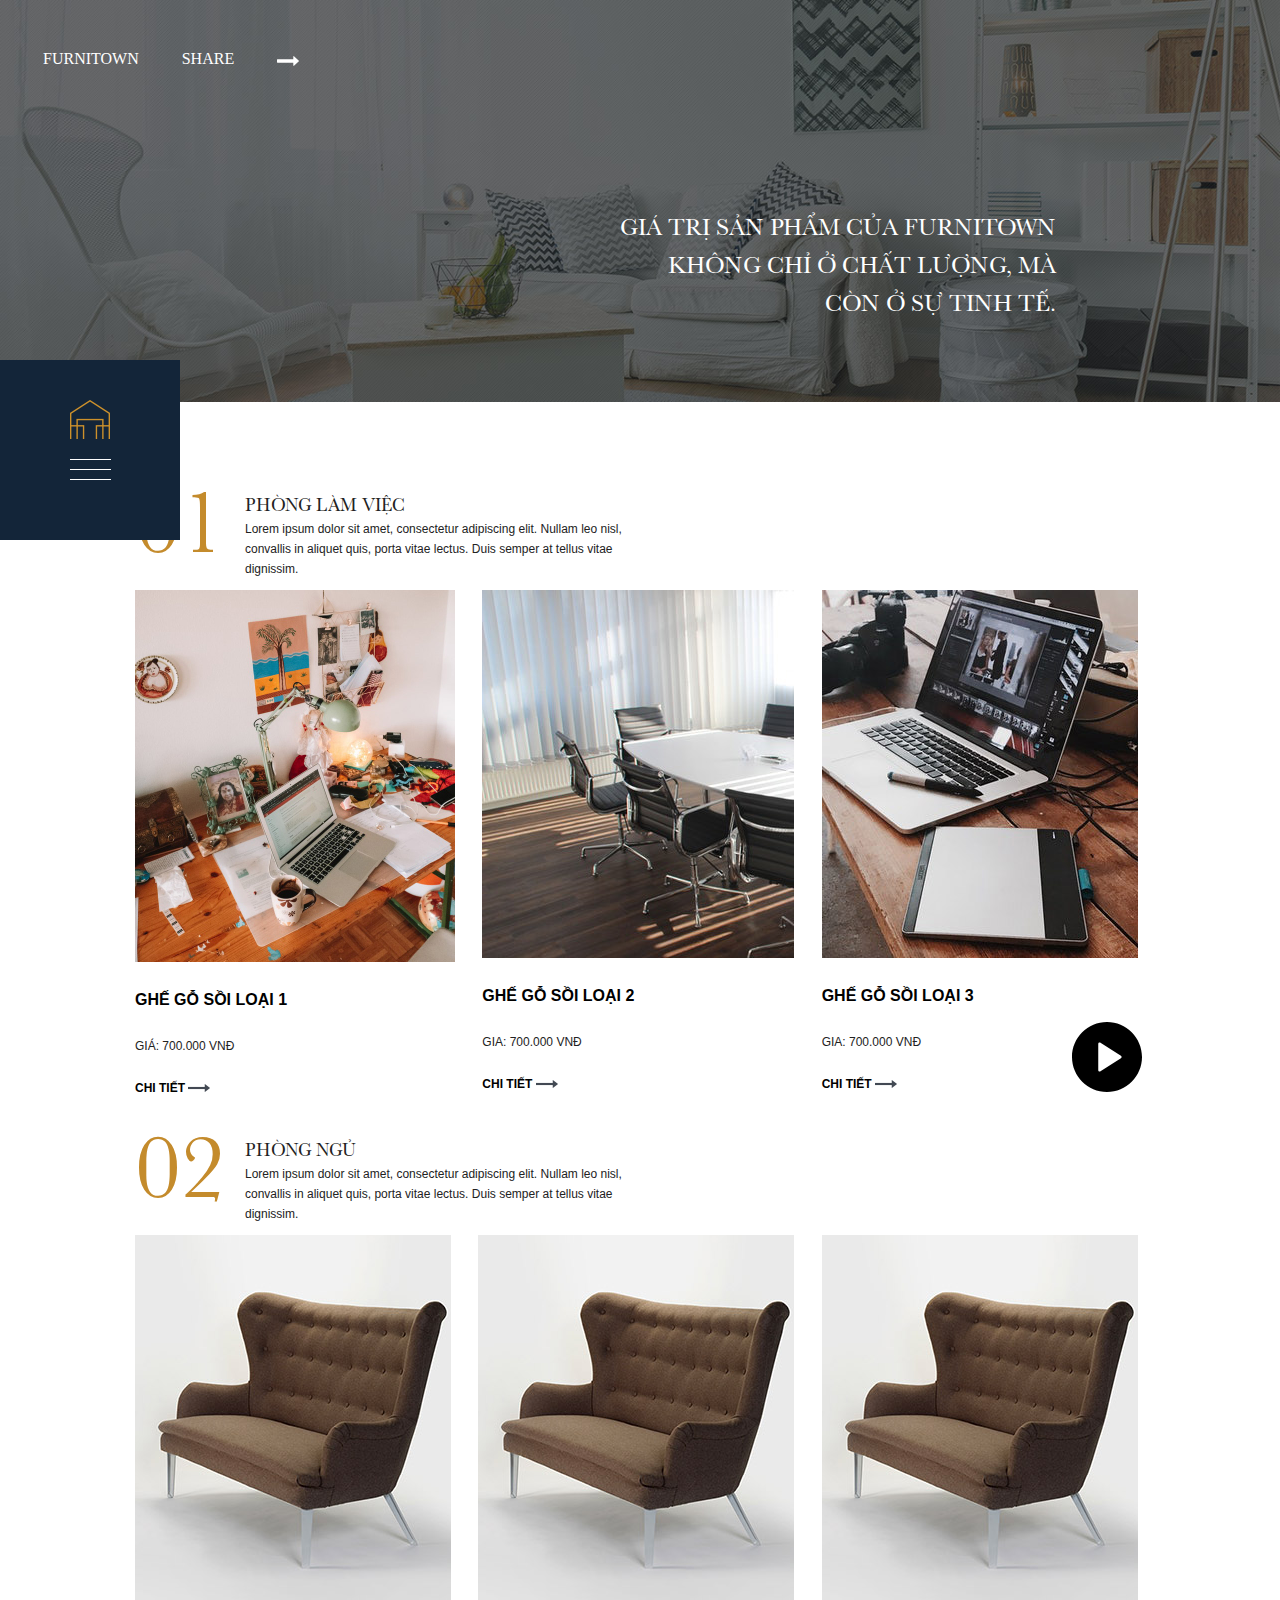
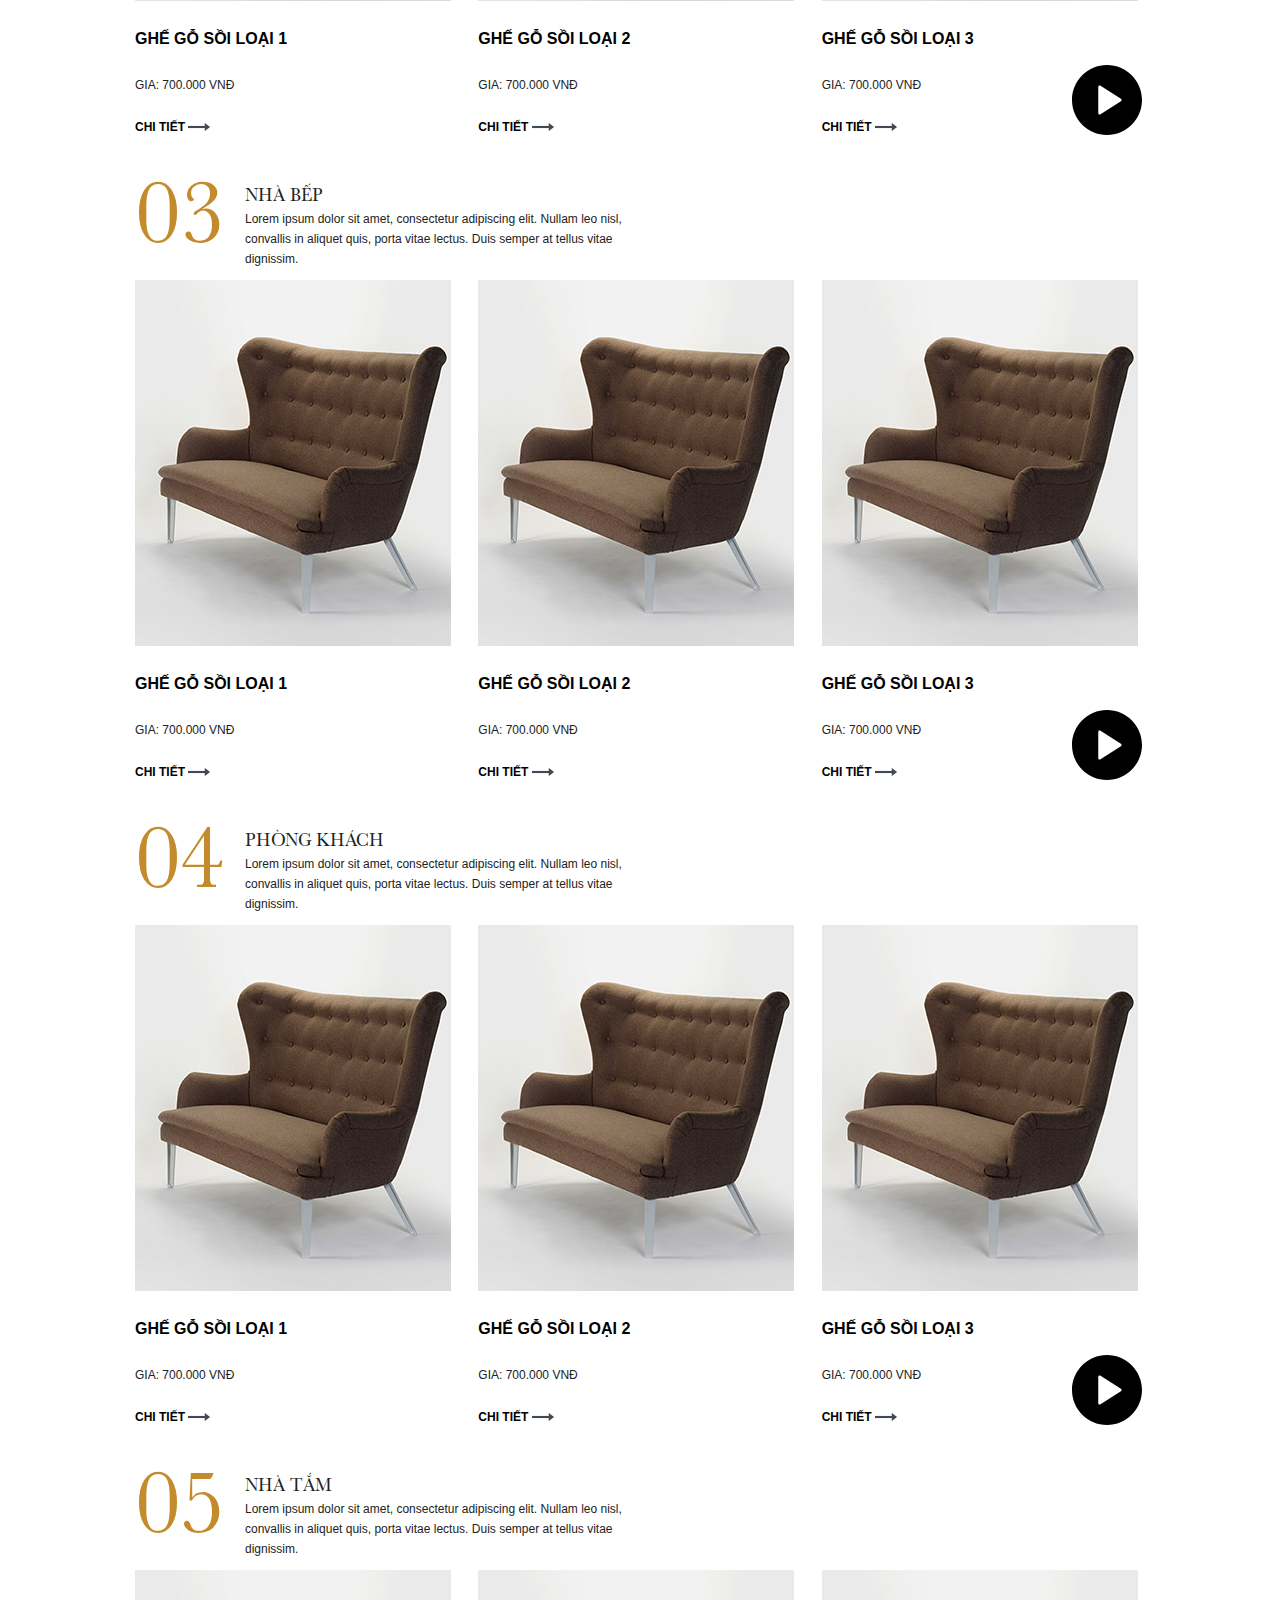
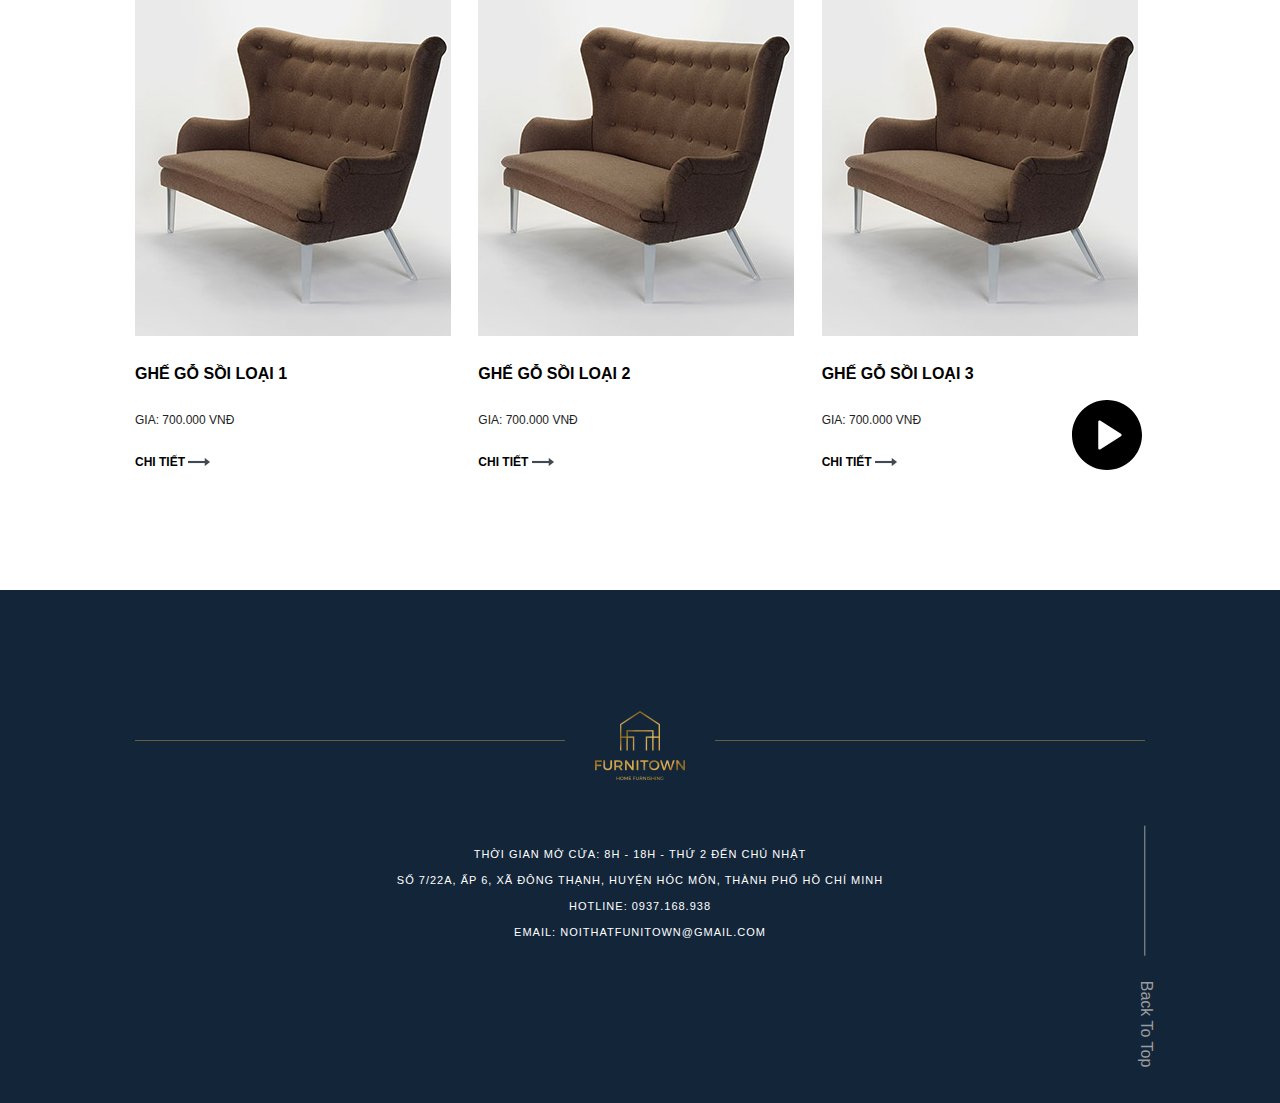
<file: product.html>
<!DOCTYPE html>
<html>

<head>
    <meta charset="UTF-8" />
    <meta name="viewport" content="width=device-width, initial-scale=1.0" />
    <meta http-equiv="X-UA-Compatible" content="IE=edge,chrome=1" />
    <title>Furnitown - Product </title>
    <link rel="icon" href="favicon.ico">
    <meta name="title" content="" />
    <meta name="description" content="" />
    <!-- meta facebook -->
    <meta property="og:locale" content="vi" />
    <meta property="og:type" content="article" />
    <meta property="og:title" content="Sản phẩm" />
    <meta property="og:description" content="" />
    <meta property="og:url" content="" />
    <meta property="og:site_name" content="" />
    <meta property="og:image" content="" />

    <link rel="stylesheet" href="dest/style.min.css">
    <link rel="stylesheet" href="dest/fonts.css">
</head>

<body>
    <header>
        <div class="header">
            <ul class="share">
                <li><a class="white" href="">Furnitown</a></li>
                <li><a class="white" href="">Share</a></li>
                <li><a href=""><img width="22px" src="img/icon/arrow-right-white.svg" alt=""></a></li>
            </ul>
            <nav class="menu_mobile">
                <ul >
                    <li class="item_menu"><a href=""><img src="img/icon/toggle_mb.png" alt=""></a></li>
                    <li class="item_menu"><a href="">menu</a></li>
                </ul>
                <div class="logo">
                    <img src="img/icon/logo_full_mb.png" alt="">
                </div>
            </nav>
        </div>
        <nav class="menu_scroll">
            <div class="container">
                <ul>
                    <li><a href="https://qtnkaca1003.github.io/Furnitown">Furnitown</a> </li>
                    <li><a href="https://qtnkaca1003.github.io/Furnitown/product.html">Sản phẩm</a> </li>
                    <li><a href="">Dịch vụ</a></li>
                    <li><a href="https://qtnkaca1003.github.io/Furnitown"><img src="/img/icon/logo_scroll.png" alt="" srcset=""></a>
                    </li>
                    <li><a href="">Dự án</a> </li>
                    <li><a href="">Tin tức</a> </li>
                    <li><a href="https://qtnkaca1003.github.io/Furnitown/contact.html">Liên hệ</a></li>
                </ul>
            </div>

        </nav>
    </header>
    <div class="btn__menu">
        <p >MENU</p>
        <div class="btn__menu__icon">
            <img src="img/icon/menu_home.png" alt="" srcset="">
            <img class="menu_full" src="img/icon/menu_full.png" alt="" srcset="">
            <img src="img/icon/toggel.png" alt="" srcset="">
        </div>
    </div>
    <nav class="menu">
        <div class="popup">
            <div class="header">
                <div class="row">
                    <div class="col-6"> <a href="">Furnitown</a></div>
                    <div class="col-4">
                        <ul>
                            <li>
                                <a href="">Follows</a>
                            </li>
                            <li>
                                <a href=""><img src="/img/icon/email.png" alt="" srcset=""></a>
                            </li>
                            <li>
                                <a href=""><img src="/img/icon/fb.png" alt="" srcset=""></a>
                            </li>
                        </ul>
                    </div>
                </div>
            </div>
            <div class="content">
                <div class="row">
                    <div class="col-4">
                        <div class="logo">
                            <a href="https://qtnkaca1003.github.io/Furnitown"><img src="/img/icon/logo_nav.png" alt="" srcset=""></a>
                            <div class="close"><img src="/img/icon/cancel.svg" alt="" srcset=""></div>
                        </div>
                    </div>
                    <div class="col-8">
                        <div class="menu__list">
                            <ul class="menu__list__item">
                                <li><a href="https://qtnkaca1003.github.io/Furnitown/about.html">Furnitown</a></li>
                                <li><a href="https://qtnkaca1003.github.io/Furnitown/product.html">Sản phẩm</a></li>
                                <li><a href="">Dịch vụ</a></li>
                                <li><a href="">Dự án</a></li>
                                <li><a href="https://qtnkaca1003.github.io/Furnitown/contact.html">Liên hệ</a></li>
                                <li><a href="">FAQS | Tin tức</a></li>
                            </ul>
                        </div>
                    </div>
                </div>
            </div>
        </div>
        
    </nav>
    <main class="product_page">
        <section class="slider_product">
            <div class="slider__list">
                <div class="slider__list-item">
                    <img src="img/product/slider.jpg" alt="">
                    <div class="content">
                        <h2>giá trị sản phẩm của furnitown
                            không chỉ ở chất lượng, mà còn
                            ở sự tinh tế.</h2>

                    </div>
                </div>
            </div>

        </section>
        <section class="work_room list_item">
            <div class="container">
                <div class="textbox">
                    <h2 class="textbox_number">01</h2>
                    <div class="textbox_text">
                        <h2 class="title_main">
                            Phòng làm việc
                        </h2>
                        <p class="discription">
                            Lorem ipsum dolor sit amet, consectetur adipiscing elit. Nullam leo nisl, convallis in
                            aliquet quis, porta vitae lectus. Duis semper at tellus vitae dignissim.
                        </p>
                    </div>

                </div>
                <div class="product_list">
                    <div class="product_list-item">
                        <div class="img"><a href=""><img src="img/product/pexels-theo-3414792.jpg" alt=""></a></div>
                        <div class="text">
                            <h3 class="title"><a href="">Ghế gỗ sồi loại 1</a></h3>
                            <p class="price">Giá: 700.000 VNĐ</p>
                            <a href="">Chi tiết <img src="img/icon/arrow-right.png" alt="" srcset=""></a>
                        </div>
                    </div>
                    <div class="product_list-item">
                        <div class="img"><a href=""><img src="img/product/pexels-pixabay-416320.jpg" alt=""></a></div>
                        <div class="text">
                            <h3 class="title"><a href="">Ghế gỗ sồi loại 2</a></h3>
                            <p class="price">Gia: 700.000 VNĐ</p>
                            <a href="">Chi tiết <img src="img/icon/arrow-right.png" alt="" srcset=""></a>
                        </div>
                    </div>
                    <div class="product_list-item">
                        <div class="img"><a href=""><img src="img/product/pexels-flo-dahm-699459.jpg" alt=""></a></div>
                        <div class="text">
                            <h3 class="title"><a href="">Ghế gỗ sồi loại 3</a></h3>
                            <p class="price">Gia: 700.000 VNĐ</p>
                            <a href="">Chi tiết <img src="img/icon/arrow-right.png" alt="" srcset=""></a>
                            <div class="play_btn"><img src="img/icon/play-button.svg" alt=""></div>
                        </div>
                    </div>
                </div>
            </div>
        </section>
         
        <section class="bed_room list_item">
            <div class="container">
                <div class="textbox">
                    <h2 class="textbox_number">02</h2>
                    <div class="textbox_text">
                        <h2 class="title_main">
                            Phòng ngủ
                        </h2>
                        <p class="discription">
                            Lorem ipsum dolor sit amet, consectetur adipiscing elit. Nullam leo nisl, convallis in
                            aliquet quis, porta vitae lectus. Duis semper at tellus vitae dignissim.
                        </p>
                    </div>

                </div>
                <div class="product_list">
                    <div class="product_list-item">
                        <div class="img"><a href=""><img src="img/product/sofa.jpg" alt=""></a></div>
                        <div class="text">
                            <h3 class="title"><a href="">Ghế gỗ sồi loại 1</a></h3>
                            <p class="price">Gia: 700.000 VNĐ</p>
                            <a href="">Chi tiết <img src="img/icon/arrow-right.png" alt="" srcset=""></a>
                        </div>
                    </div>
                    <div class="product_list-item">
                        <div class="img"><a href=""><img src="img/product/sofa.jpg" alt=""></a></div>
                        <div class="text">
                            <h3 class="title"><a href="">Ghế gỗ sồi loại 2</a></h3>
                            <p class="price">Gia: 700.000 VNĐ</p>
                            <a href="">Chi tiết <img src="img/icon/arrow-right.png" alt="" srcset=""></a>
                        </div>
                    </div>
                    <div class="product_list-item">
                        <div class="img"><a href=""><img src="img/product/sofa.jpg" alt=""></a></div>
                        <div class="text">
                            <h3 class="title"><a href="">Ghế gỗ sồi loại 3</a></h3>
                            <p class="price">Gia: 700.000 VNĐ</p>
                            <a href="">Chi tiết <img src="img/icon/arrow-right.png" alt="" srcset=""></a>
                            <div class="play_btn"><img src="img/icon/play-button.svg" alt=""></div>
                        </div>
                    </div>
                </div>
            </div>
        </section>
        <section class="kitchen_room list_item">
            <div class="container">
                <div class="textbox">
                    <h2 class="textbox_number">03</h2>
                    <div class="textbox_text">
                        <h2 class="title_main">
                            Nhà bếp
                        </h2>
                        <p class="discription">
                            Lorem ipsum dolor sit amet, consectetur adipiscing elit. Nullam leo nisl, convallis in
                            aliquet quis, porta vitae lectus. Duis semper at tellus vitae dignissim.
                        </p>
                    </div>

                </div>
                <div class="product_list">
                    <div class="product_list-item">
                        <div class="img"><a href=""><img src="img/product/sofa.jpg" alt=""></a></div>
                        <div class="text">
                            <h3 class="title"><a href="">Ghế gỗ sồi loại 1</a></h3>
                            <p class="price">Gia: 700.000 VNĐ</p>
                            <a href="">Chi tiết <img src="img/icon/arrow-right.png" alt="" srcset=""></a>
                        </div>
                    </div>
                    <div class="product_list-item">
                        <div class="img"><a href=""><img src="img/product/sofa.jpg" alt=""></a></div>
                        <div class="text">
                            <h3 class="title"><a href="">Ghế gỗ sồi loại 2</a></h3>
                            <p class="price">Gia: 700.000 VNĐ</p>
                            <a href="">Chi tiết <img src="img/icon/arrow-right.png" alt="" srcset=""></a>
                        </div>
                    </div>
                    <div class="product_list-item">
                        <div class="img"><a href=""><img src="img/product/sofa.jpg" alt=""></a></div>
                        <div class="text">
                            <h3 class="title"><a href="">Ghế gỗ sồi loại 3</a></h3>
                            <p class="price">Gia: 700.000 VNĐ</p>
                            <a href="">Chi tiết <img src="img/icon/arrow-right.png" alt="" srcset=""></a>
                            <div class="play_btn"><img src="img/icon/play-button.svg" alt=""></div>
                        </div>
                    </div>
                </div>
            </div>
        </section>
        <section class="living_room list_item">
            <div class="container">
                <div class="textbox">
                    <h2 class="textbox_number">04</h2>
                    <div class="textbox_text">
                        <h2 class="title_main">
                            Phòng khách
                        </h2>
                        <p class="discription">
                            Lorem ipsum dolor sit amet, consectetur adipiscing elit. Nullam leo nisl, convallis in
                            aliquet quis, porta vitae lectus. Duis semper at tellus vitae dignissim.
                        </p>
                    </div>

                </div>
                <div class="product_list">
                    <div class="product_list-item">
                        <div class="img"><a href=""><img src="img/product/sofa.jpg" alt=""></a></div>
                        <div class="text">
                            <h3 class="title"><a href="">Ghế gỗ sồi loại 1</a></h3>
                            <p class="price">Gia: 700.000 VNĐ</p>
                            <a href="">Chi tiết <img src="img/icon/arrow-right.png" alt="" srcset=""></a>
                        </div>
                    </div>
                    <div class="product_list-item">
                        <div class="img"><a href=""><img src="img/product/sofa.jpg" alt=""></a></div>
                        <div class="text">
                            <h3 class="title"><a href="">Ghế gỗ sồi loại 2</a></h3>
                            <p class="price">Gia: 700.000 VNĐ</p>
                            <a href="">Chi tiết <img src="img/icon/arrow-right.png" alt="" srcset=""></a>
                        </div>
                    </div>
                    <div class="product_list-item">
                        <div class="img"><a href=""><img src="img/product/sofa.jpg" alt=""></a></div>
                        <div class="text">
                            <h3 class="title"><a href="">Ghế gỗ sồi loại 3</a></h3>
                            <p class="price">Gia: 700.000 VNĐ</p>
                            <a href="">Chi tiết <img src="img/icon/arrow-right.png" alt="" srcset=""></a>
                            <div class="play_btn"><img src="img/icon/play-button.svg" alt=""></div>
                        </div>
                    </div>
                </div>
            </div>
        </section>
        <section class="bath_room list_item">
            <div class="container">
                <div class="textbox">
                    <h2 class="textbox_number">05</h2>
                    <div class="textbox_text">
                        <h2 class="title_main">
                            Nhà tắm
                        </h2>
                        <p class="discription">
                            Lorem ipsum dolor sit amet, consectetur adipiscing elit. Nullam leo nisl, convallis in
                            aliquet quis, porta vitae lectus. Duis semper at tellus vitae dignissim.
                        </p>
                    </div>

                </div>
                <div class="product_list">
                    <div class="product_list-item">
                        <div class="img"><a href=""><img src="img/product/sofa.jpg" alt=""></a></div>
                        <div class="text">
                            <h3 class="title"><a href="">Ghế gỗ sồi loại 1</a></h3>
                            <p class="price">Gia: 700.000 VNĐ</p>
                            <a href="">Chi tiết <img src="img/icon/arrow-right.png" alt="" srcset=""></a>
                        </div>
                    </div>
                    <div class="product_list-item">
                        <div class="img"><a href=""><img src="img/product/sofa.jpg" alt=""></a></div>
                        <div class="text">
                            <h3 class="title"><a href="">Ghế gỗ sồi loại 2</a></h3>
                            <p class="price">Gia: 700.000 VNĐ</p>
                            <a href="">Chi tiết <img src="img/icon/arrow-right.png" alt="" srcset=""></a>
                        </div>
                    </div>
                    <div class="product_list-item">
                        <div class="img"><a href=""><img src="img/product/sofa.jpg" alt=""></a></div>
                        <div class="text">
                            <h3 class="title"><a href="">Ghế gỗ sồi loại 3</a></h3>
                            <p class="price">Gia: 700.000 VNĐ</p>
                            <a href="">Chi tiết <img src="img/icon/arrow-right.png" alt="" srcset=""></a>
                            <div class="play_btn"><img src="img/icon/play-button.svg" alt=""></div>
                        </div>
                    </div>
                </div>
            </div>
        </section>
    </main>
    <footer>
        <div class="footer">
            <div class="container">
                <div class="content">
                    <div class="logo">
                        <img src="img/icon/logo_ft.png" alt="" srcset="">
                    </div>
                    <div class="text_street">
                        <p>Thời gian mở cửa: 8h - 18h - Thứ 2 đến Chủ nhật</p>
                        <p>Số 7/22A, Ấp 6, xã Đông Thạnh, huyện Hóc Môn, thành phố Hồ Chí Minh</p>
                        <p>Hotline: 0937.168.938</p>
                        <p>Email: noithatfunitown@gmail.com</p>
                    </div>
                    <div class="to_top">
                        <a href="">Back To Top</a>
                    </div>
                </div>

            </div>

        </div>

    </footer>
    <script type="text/javascript" src="dest/jsmain.min.js"></script>
    <script type="text/javascript" src="dest/main.js"></script>
</body>

</html>
</file>
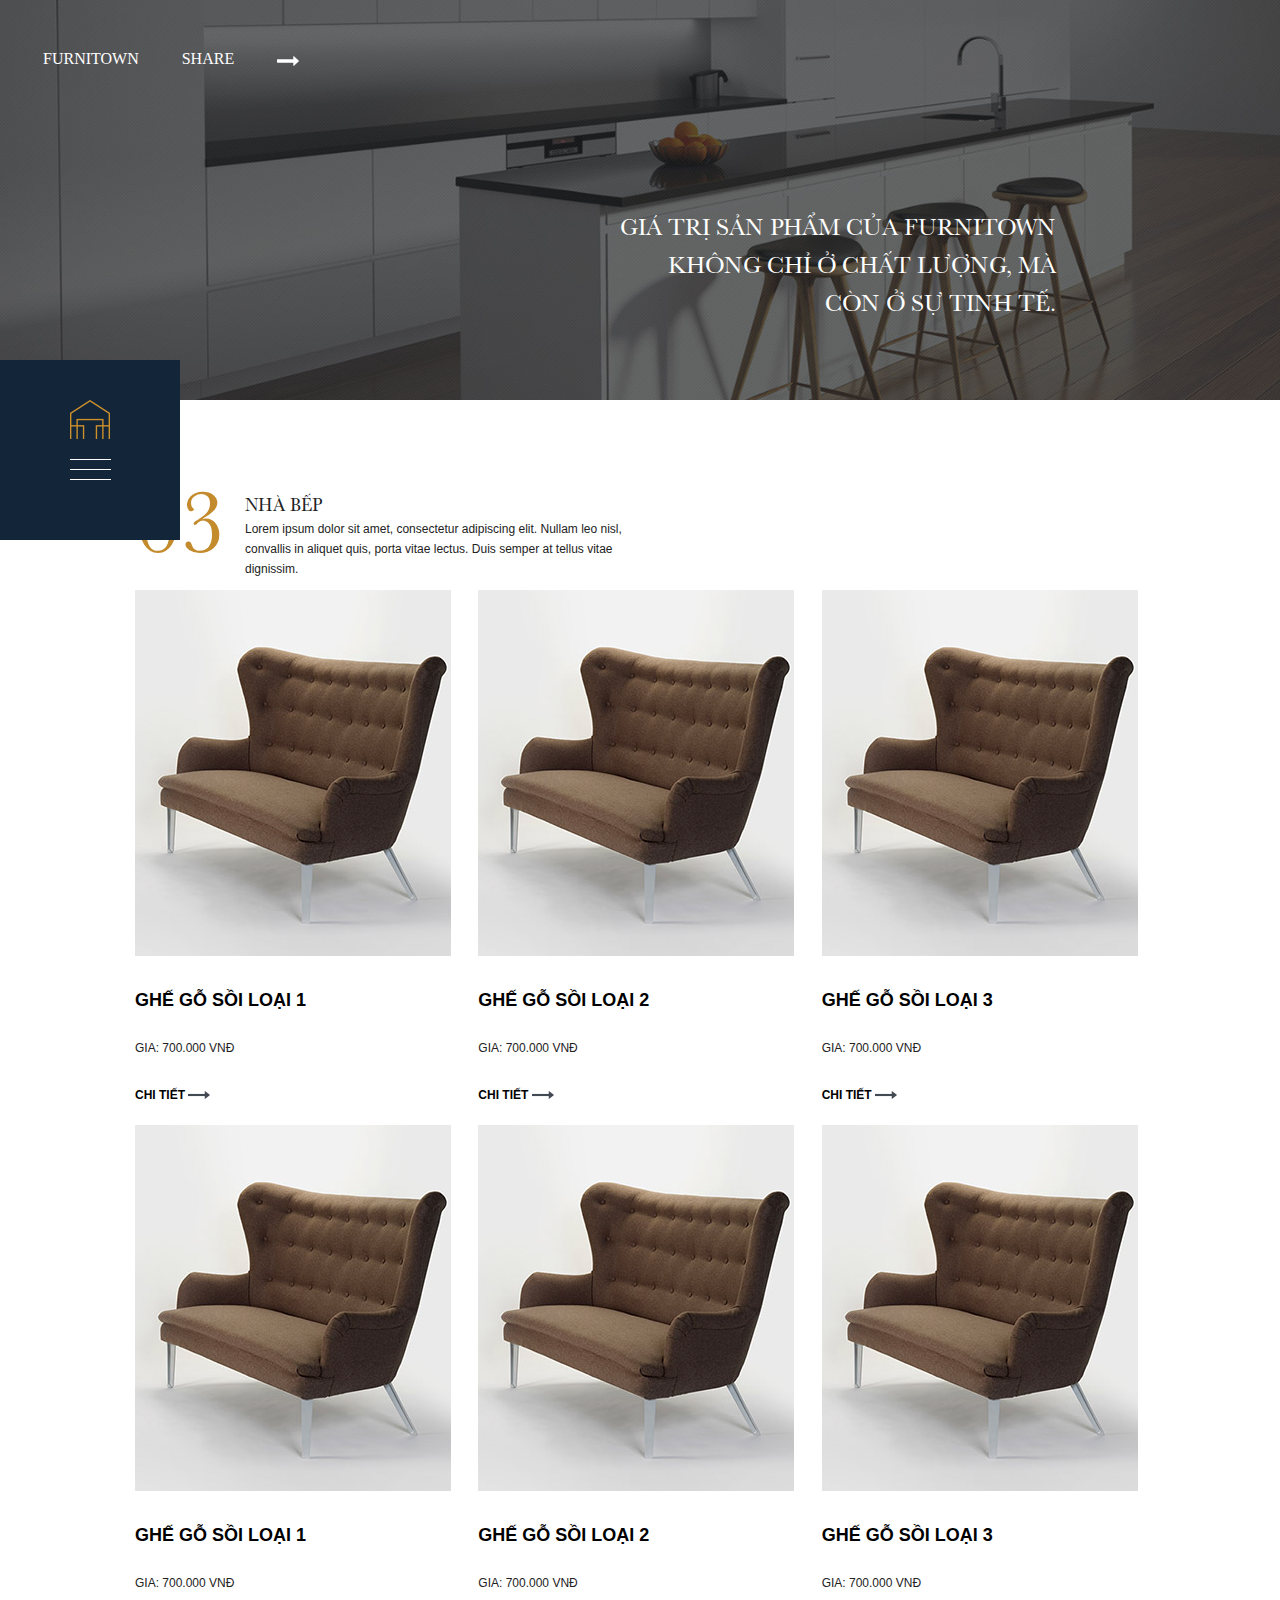
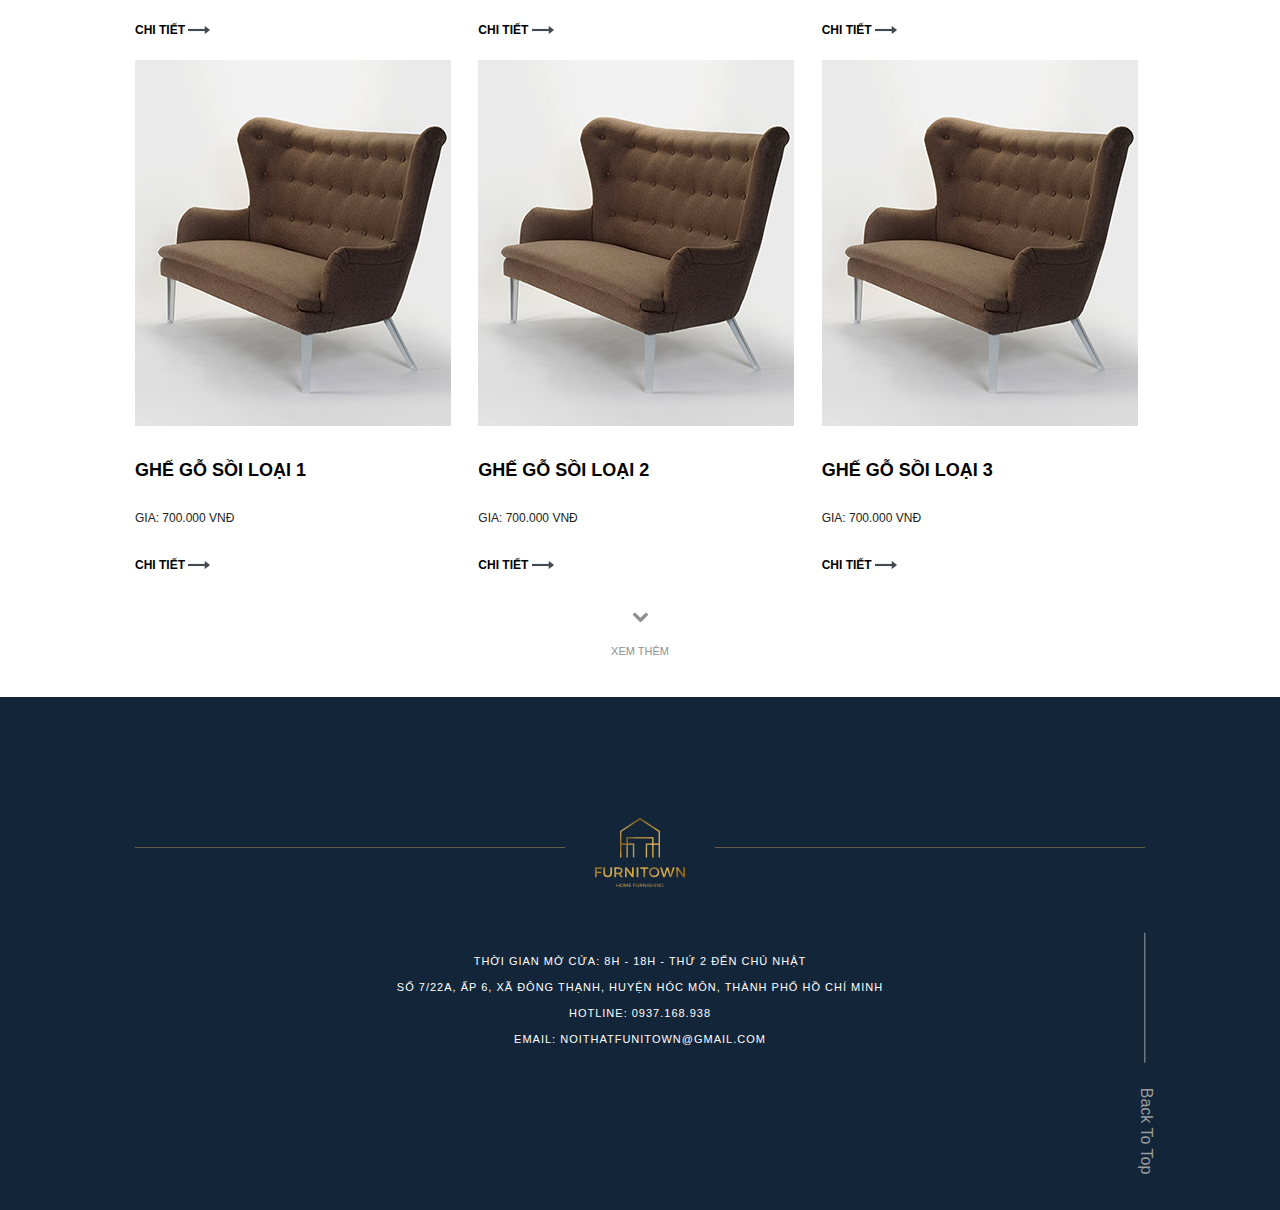
<file: product_4.html>
<!DOCTYPE html>
<html>

<head>
    <meta charset="UTF-8" />
    <meta name="viewport" content="width=device-width, initial-scale=1.0" />
    <meta http-equiv="X-UA-Compatible" content="IE=edge,chrome=1" />
    <title>Furnitown - Product_4 </title>
    <link rel="icon" href="favicon.ico">
    <meta name="title" content="" />
    <meta name="description" content="" />
    <!-- meta facebook -->
    <meta property="og:locale" content="vi" />
    <meta property="og:type" content="article" />
    <meta property="og:title" content="Sản phẩm" />
    <meta property="og:description" content="" />
    <meta property="og:url" content="" />
    <meta property="og:site_name" content="" />
    <meta property="og:image" content="" />

    <link rel="stylesheet" href="dest/style.min.css">
    <link rel="stylesheet" href="dest/fonts.css">
</head>

<body>
    <header>
        <div class="header">
            <ul class="share">
                <li><a class="white" href="">Furnitown</a></li>
                <li><a class="white" href="">Share</a></li>
                <li><a href=""><img width="22px" src="img/icon/arrow-right-white.svg" alt=""></a></li>
            </ul>
            <nav class="menu_mobile">
                <ul >
                    <li class="item_menu"><a href=""><img src="img/icon/toggle_mb.png" alt=""></a></li>
                    <li class="item_menu"><a href="">menu</a></li>
                </ul>
                <div class="logo">
                    <img src="img/icon/logo_full_mb.png" alt="">
                </div>
            </nav>
        </div>
        <nav class="menu_scroll">
            <div class="container">
                <ul>
                    <li><a href="https://qtnkaca1003.github.io/Furnitown">Furnitown</a> </li>
                    <li><a href="/product.html">Sản phẩm</a> </li>
                    <li><a href="">Dịch vụ</a></li>
                    <li><a href=""><img src="/img/icon/logo_scroll.png" alt="" srcset=""></a>
                    </li>
                    <li><a href="">Dự án</a> </li>
                    <li><a href="">Tin tức</a> </li>
                    <li><a href="/contact.html">Liên hệ</a></li>
                </ul>
            </div>

        </nav>
    </header>
    <div class="btn__menu">
        <p >MENU</p>
        <div class="btn__menu__icon">
            <img src="img/icon/menu_home.png" alt="" srcset="">
            
            <img class="menu_full" src="img/icon/menu_full.png" alt="" srcset="">
            <img src="img/icon/toggel.png" alt="" srcset="">
        </div>
    </div>
    <nav class="menu">
        <div class="popup">
            <div class="header">
                <div class="row">
                    <div class="col-6"> <a href="">Furnitown</a></div>
                    <div class="col-4">
                        <ul>
                            <li>
                                <a href="">Follows</a>
                            </li>
                            <li>
                                <a href=""><img src="/img/icon/email.png" alt="" srcset=""></a>
                            </li>
                            <li>
                                <a href=""><img src="/img/icon/fb.png" alt="" srcset=""></a>
                            </li>
                        </ul>
                    </div>
                </div>
            </div>
            <div class="content">
                <div class="row">
                    <div class="col-4">
                        <div class="logo">
                            <a href="https://qtnkaca1003.github.io/Furnitown"><img src="/img/icon/logo_nav.png" alt="" srcset=""></a>
                            <div class="close"><img src="/img/icon/cancel.svg" alt="" srcset=""></div>
                        </div>
                    </div>
                    <div class="col-8">
                        <div class="menu__list">
                            <ul class="menu__list__item">
                                <li><a href="/about.html">Furnitown</a></li>
                                <li><a href="/product.html">Sản phẩm</a></li>
                                <li><a href="">Dịch vụ</a></li>
                                <li><a href="">Dự án</a></li>
                                <li><a href="/contact.html">Liên hệ</a></li>
                                <li><a href="">FAQS | Tin tức</a></li>
                            </ul>
                        </div>
                    </div>
                </div>
            </div>
        </div>
        
    </nav>
    <main class="product_page_4 ">
        <section class="slider_product4">
            <div class="slider__list">
                <div class="slider__list-item">
                    <img src="img/product_4/bg.jpg" alt="">
                    <div class="content">
                        <h2>giá trị sản phẩm của furnitown
                            không chỉ ở chất lượng, mà còn
                            ở sự tinh tế.</h2>

                    </div>
                </div>
            </div>

        </section>
        <section class="work_room list_item">
            <div class="container">
                 <div class="textbox">
                    <h2 class="textbox_number">03</h2>
                    <div class="textbox_text">
                        <h2 class="title_main">
                            Nhà bếp
                        </h2>
                        <p class="discription">
                            Lorem ipsum dolor sit amet, consectetur adipiscing elit. Nullam leo nisl, convallis in
                            aliquet quis, porta vitae lectus. Duis semper at tellus vitae dignissim.
                        </p>
                    </div>

                </div> 
                <div class="product_list">
                    <div class="product_list-item">
                        <div class="img"><a href=""><img src="img/product/sofa.jpg" alt=""></a></div>
                        <div class="text">
                            <h3 class="title"><a href="">Ghế gỗ sồi loại 1</a></h3>
                            <p class="price">Gia: 700.000 VNĐ</p>
                            <a href="">Chi tiết <img src="img/icon/arrow-right.png" alt="" srcset=""></a>
                        </div>
                    </div>
                    <div class="product_list-item">
                        <div class="img"><a href=""><img src="img/product/sofa.jpg" alt=""></a></div>
                        <div class="text">
                            <h3 class="title"><a href="">Ghế gỗ sồi loại 2</a></h3>
                            <p class="price">Gia: 700.000 VNĐ</p>
                            <a href="">Chi tiết <img src="img/icon/arrow-right.png" alt="" srcset=""></a>
                        </div>
                    </div>
                    <div class="product_list-item">
                        <div class="img"><a href=""><img src="img/product/sofa.jpg" alt=""></a></div>
                        <div class="text">
                            <h3 class="title"><a href="">Ghế gỗ sồi loại 3</a></h3>
                            <p class="price">Gia: 700.000 VNĐ</p>
                            <a href="">Chi tiết <img src="img/icon/arrow-right.png" alt="" srcset=""></a>
                            
                        </div>
                    </div>
                </div>
            </div>
        </section>
        <section class="bed_room list_item">
            <div class="container">
               <!--  <div class="textbox">
                    <h2 class="textbox_number">02</h2>
                    <div class="textbox_text">
                        <h2 class="title_main">
                            Phòng ngủ
                        </h2>
                        <p class="discription">
                            Lorem ipsum dolor sit amet, consectetur adipiscing elit. Nullam leo nisl, convallis in
                            aliquet quis, porta vitae lectus. Duis semper at tellus vitae dignissim.
                        </p>
                    </div>

                </div> -->
                <div class="product_list">
                    <div class="product_list-item">
                        <div class="img"><a href=""><img src="img/product/sofa.jpg" alt=""></a></div>
                        <div class="text">
                            <h3 class="title"><a href="">Ghế gỗ sồi loại 1</a></h3>
                            <p class="price">Gia: 700.000 VNĐ</p>
                            <a href="">Chi tiết <img src="img/icon/arrow-right.png" alt="" srcset=""></a>
                        </div>
                    </div>
                    <div class="product_list-item">
                        <div class="img"><a href=""><img src="img/product/sofa.jpg" alt=""></a></div>
                        <div class="text">
                            <h3 class="title"><a href="">Ghế gỗ sồi loại 2</a></h3>
                            <p class="price">Gia: 700.000 VNĐ</p>
                            <a href="">Chi tiết <img src="img/icon/arrow-right.png" alt="" srcset=""></a>
                        </div>
                    </div>
                    <div class="product_list-item">
                        <div class="img"><a href=""><img src="img/product/sofa.jpg" alt=""></a></div>
                        <div class="text">
                            <h3 class="title"><a href="">Ghế gỗ sồi loại 3</a></h3>
                            <p class="price">Gia: 700.000 VNĐ</p>
                            <a href="">Chi tiết <img src="img/icon/arrow-right.png" alt="" srcset=""></a>
                            <!-- <div class="play_btn"><img src="img/icon/play-button.svg" alt=""></div> -->
                        </div>
                    </div>
                </div>
            </div>
        </section>
        <!-- <section class="kitchen_room list_item">
            <div class="container">
                <div class="textbox">
                    <h2 class="textbox_number">03</h2>
                    <div class="textbox_text">
                        <h2 class="title_main">
                            Nhà bếp
                        </h2>
                        <p class="discription">
                            Lorem ipsum dolor sit amet, consectetur adipiscing elit. Nullam leo nisl, convallis in
                            aliquet quis, porta vitae lectus. Duis semper at tellus vitae dignissim.
                        </p>
                    </div>

                </div>
                <div class="product_list">
                    <div class="product_list-item">
                        <div class="img"><a href=""><img src="img/product/sofa.jpg" alt=""></a></div>
                        <div class="text">
                            <h3 class="title"><a href="">Ghế gỗ sồi loại 1</a></h3>
                            <p class="price">Gia: 700.000 VNĐ</p>
                            <a href="">Chi tiết <img src="img/icon/arrow-right.png" alt="" srcset=""></a>
                        </div>
                    </div>
                    <div class="product_list-item">
                        <div class="img"><a href=""><img src="img/product/sofa.jpg" alt=""></a></div>
                        <div class="text">
                            <h3 class="title"><a href="">Ghế gỗ sồi loại 2</a></h3>
                            <p class="price">Gia: 700.000 VNĐ</p>
                            <a href="">Chi tiết <img src="img/icon/arrow-right.png" alt="" srcset=""></a>
                        </div>
                    </div>
                    <div class="product_list-item">
                        <div class="img"><a href=""><img src="img/product/sofa.jpg" alt=""></a></div>
                        <div class="text">
                            <h3 class="title"><a href="">Ghế gỗ sồi loại 3</a></h3>
                            <p class="price">Gia: 700.000 VNĐ</p>
                            <a href="">Chi tiết <img src="img/icon/arrow-right.png" alt="" srcset=""></a>
                            <div class="play_btn"><img src="img/icon/play-button.svg" alt=""></div>
                        </div>
                    </div>
                </div>
            </div>
        </section>
        <section class="living_room list_item">
            <div class="container">
                <div class="textbox">
                    <h2 class="textbox_number">04</h2>
                    <div class="textbox_text">
                        <h2 class="title_main">
                            Phòng khách
                        </h2>
                        <p class="discription">
                            Lorem ipsum dolor sit amet, consectetur adipiscing elit. Nullam leo nisl, convallis in
                            aliquet quis, porta vitae lectus. Duis semper at tellus vitae dignissim.
                        </p>
                    </div>

                </div>
                <div class="product_list">
                    <div class="product_list-item">
                        <div class="img"><a href=""><img src="img/product/sofa.jpg" alt=""></a></div>
                        <div class="text">
                            <h3 class="title"><a href="">Ghế gỗ sồi loại 1</a></h3>
                            <p class="price">Gia: 700.000 VNĐ</p>
                            <a href="">Chi tiết <img src="img/icon/arrow-right.png" alt="" srcset=""></a>
                        </div>
                    </div>
                    <div class="product_list-item">
                        <div class="img"><a href=""><img src="img/product/sofa.jpg" alt=""></a></div>
                        <div class="text">
                            <h3 class="title"><a href="">Ghế gỗ sồi loại 2</a></h3>
                            <p class="price">Gia: 700.000 VNĐ</p>
                            <a href="">Chi tiết <img src="img/icon/arrow-right.png" alt="" srcset=""></a>
                        </div>
                    </div>
                    <div class="product_list-item">
                        <div class="img"><a href=""><img src="img/product/sofa.jpg" alt=""></a></div>
                        <div class="text">
                            <h3 class="title"><a href="">Ghế gỗ sồi loại 3</a></h3>
                            <p class="price">Gia: 700.000 VNĐ</p>
                            <a href="">Chi tiết <img src="img/icon/arrow-right.png" alt="" srcset=""></a>
                            <div class="play_btn"><img src="img/icon/play-button.svg" alt=""></div>
                        </div>
                    </div>
                </div>
            </div>
        </section> -->
        <section class="bath_room list_item">
            <div class="container">
              <!--   <div class="textbox">
                    <h2 class="textbox_number">05</h2>
                    <div class="textbox_text">
                        <h2 class="title_main">
                            Nhà tắm
                        </h2>
                        <p class="discription">
                            Lorem ipsum dolor sit amet, consectetur adipiscing elit. Nullam leo nisl, convallis in
                            aliquet quis, porta vitae lectus. Duis semper at tellus vitae dignissim.
                        </p>
                    </div>

                </div> -->
                <div class="product_list">
                    <div class="product_list-item">
                        <div class="img"><a href=""><img src="img/product/sofa.jpg" alt=""></a></div>
                        <div class="text">
                            <h3 class="title"><a href="">Ghế gỗ sồi loại 1</a></h3>
                            <p class="price">Gia: 700.000 VNĐ</p>
                            <a href="">Chi tiết <img src="img/icon/arrow-right.png" alt="" srcset=""></a>
                        </div>
                    </div>
                    <div class="product_list-item">
                        <div class="img"><a href=""><img src="img/product/sofa.jpg" alt=""></a></div>
                        <div class="text">
                            <h3 class="title"><a href="">Ghế gỗ sồi loại 2</a></h3>
                            <p class="price">Gia: 700.000 VNĐ</p>
                            <a href="">Chi tiết <img src="img/icon/arrow-right.png" alt="" srcset=""></a>
                        </div>
                    </div>
                    <div class="product_list-item">
                        <div class="img"><a href=""><img src="img/product/sofa.jpg" alt=""></a></div>
                        <div class="text">
                            <h3 class="title"><a href="">Ghế gỗ sồi loại 3</a></h3>
                            <p class="price">Gia: 700.000 VNĐ</p>
                            <a href="">Chi tiết <img src="img/icon/arrow-right.png" alt="" srcset=""></a>
                          <!--   <div class="play_btn"><img src="img/icon/play-button.svg" alt=""></div> -->
                        </div>
                    </div>
                </div>
            </div>
        </section>
        <div class="btn_load">
            <div class="container">
                <img width="15px"  src="img/icon/chevron-arrow-down.svg" alt="">
                <p>Xem thêm</p>
            </div>
          
        </div>
    </main>
    <footer>
        <div class="footer">
            <div class="container">
                <div class="content">
                    <div class="logo">
                        <img src="img/icon/logo_ft.png" alt="" srcset="">
                    </div>
                    <div class="text_street">
                        <p>Thời gian mở cửa: 8h - 18h - Thứ 2 đến Chủ nhật</p>
                        <p>Số 7/22A, Ấp 6, xã Đông Thạnh, huyện Hóc Môn, thành phố Hồ Chí Minh</p>
                        <p>Hotline: 0937.168.938</p>
                        <p>Email: noithatfunitown@gmail.com</p>
                    </div>
                    <div class="to_top">
                        <a href="">Back To Top</a>
                    </div>
                </div>

            </div>

        </div>

    </footer>
    <script type="text/javascript" src="dest/jsmain.min.js"></script>
    <script type="text/javascript" src="dest/main.js"></script>
</body>

</html>
</file>
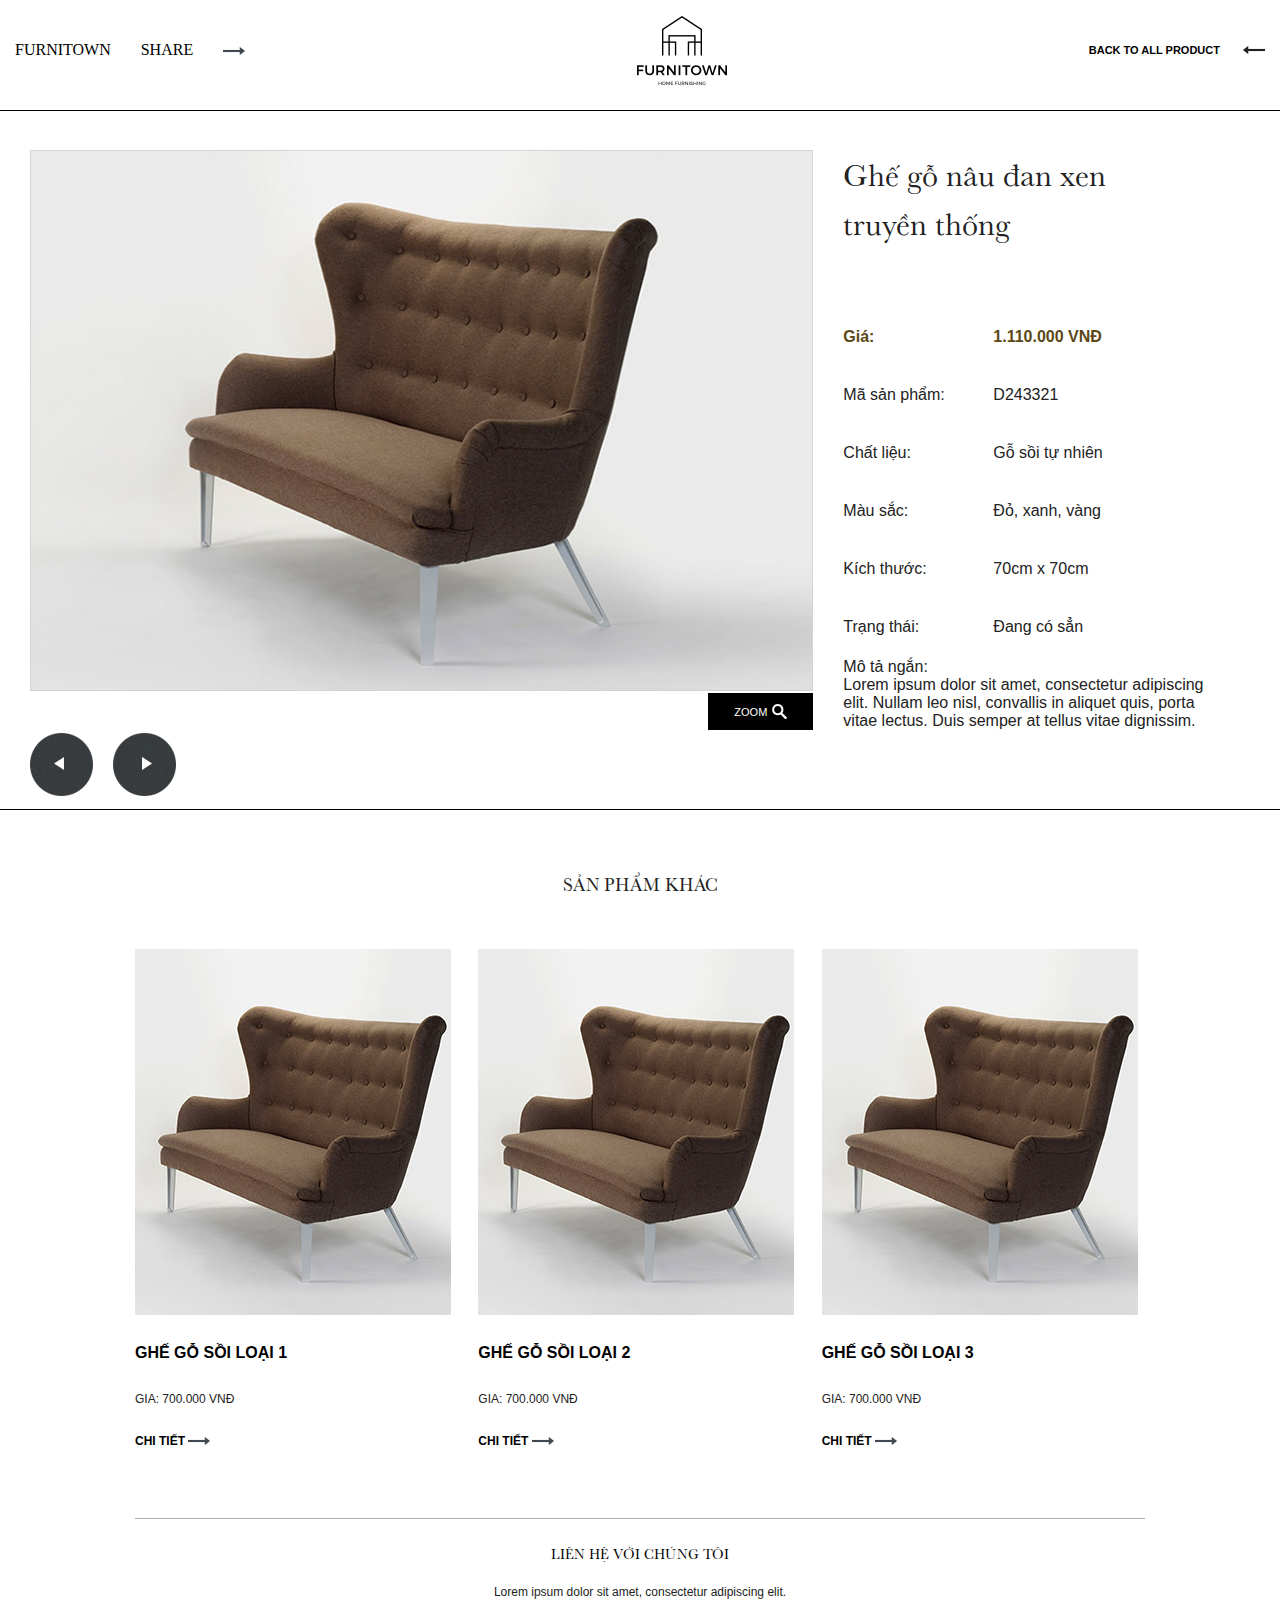
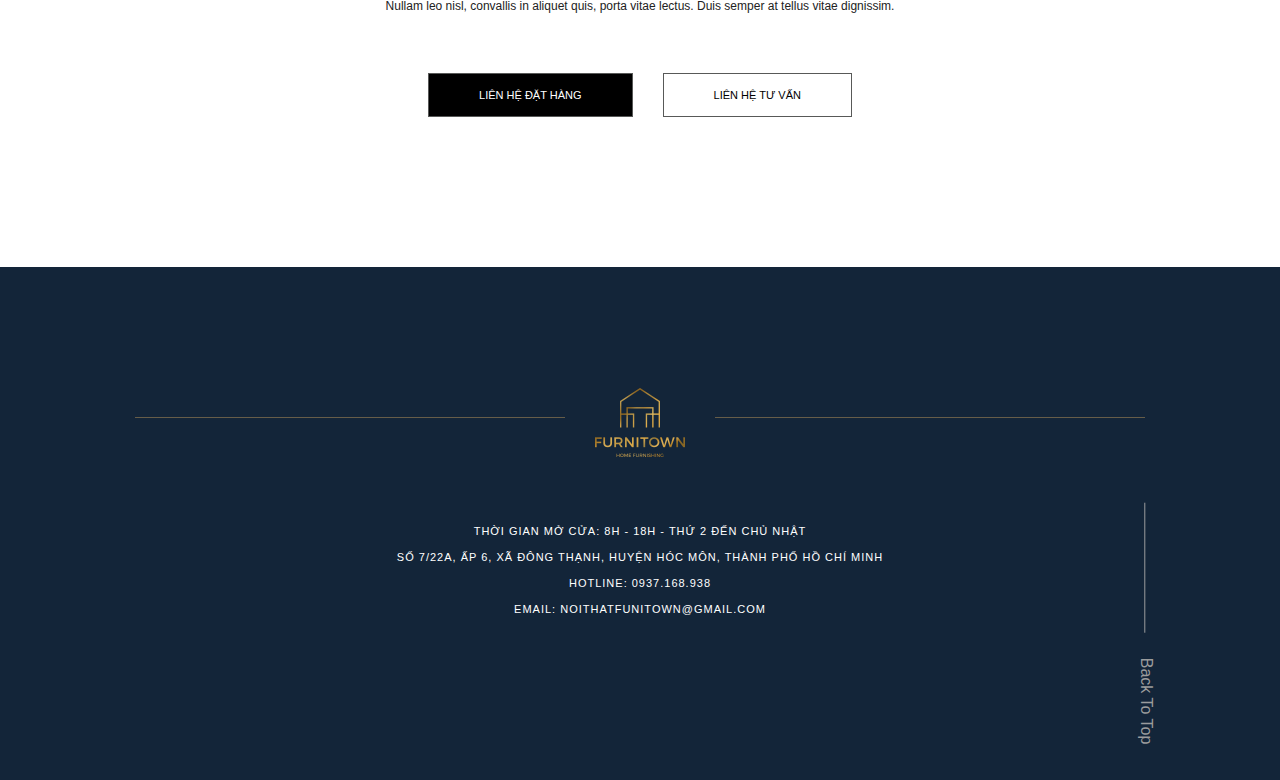
<file: product_detail.html>
<!DOCTYPE html>
<html>

<head>
    <meta charset="UTF-8" />
    <meta name="viewport" content="width=device-width, initial-scale=1.0" />
    <meta http-equiv="X-UA-Compatible" content="IE=edge,chrome=1" />
    <title> Product - Detail </title>
    <link rel="icon" href="favicon.ico">
    <meta name="title" content="" />
    <meta name="description" content="" />
    <!-- meta facebook -->
    <meta property="og:locale" content="vi" />
    <meta property="og:type" content="article" />
    <meta property="og:title" content="Sản phẩm" />
    <meta property="og:description" content="" />
    <meta property="og:url" content="" />
    <meta property="og:site_name" content="" />
    <meta property="og:image" content="" />

    <link rel="stylesheet" href="dest/style.min.css">
    <link rel="stylesheet" href="dest/fonts.css">
</head>

<body>
    <header >
        <div class="header_detail">
            <ul class="share">
                <li><a class="--white" href="">Furnitown</a></li>
                <li><a class="--white" href="">Share</a></li>
                <li><a href=""><img width="22px" src="img/icon/arrow-right.png" alt=""></a></li>
            </ul>
            <div class="logo">
                <img src="img/icon/menu_full.png" alt="" srcset="">
            </div>
            <div class="back">
                <a href="">back to all product <img src="img/icon/arrow-left.png" alt="" srcset=""></a>
            </div>
        </div>
        <nav class="menu_scroll">
            <div class="container">
                <ul>
                    <li><a href="https://qtnkaca1003.github.io/Furnitown">Furnitown</a> </li>
                    <li><a href="https://qtnkaca1003.github.io/Furnitown/product.html">Sản phẩm</a> </li>
                    <li><a href="">Dịch vụ</a></li>
                    <li><a href=""><img src="/img/icon/logo_scroll.png" alt="" srcset=""></a>
                    </li>
                    <li><a href="">Dự án</a> </li>
                    <li><a href="">Tin tức</a> </li>
                    <li><a href="https://qtnkaca1003.github.io/Furnitown/contact.html">Liên hệ</a></li>
                </ul>
            </div>

        </nav>
        
    </header>
    <!-- <div class="btn__menu">
        <p >MENU</p>
        <div class="btn__menu__icon">
            <img src="img/icon/menu_home.png" alt="" srcset="">
            
            <img class="menu_full" src="img/icon/menu_full.png" alt="" srcset="">
            <img src="img/icon/toggel.png" alt="" srcset="">
        </div>
    </div> -->
   <!--  <nav class="menu">
        <div class="header">
            <div class="row">
                <div class="col-6"> <a href="">Furnitown</a></div>
                <div class="col-4">
                    <ul>
                        <li>
                            <a href="">Follows</a>
                        </li>
                        <li>
                            <a href=""><img src="/img/icon/email.png" alt="" srcset=""></a>
                        </li>
                        <li>
                            <a href=""><img src="/img/icon/fb.png" alt="" srcset=""></a>
                        </li>
                    </ul>
                </div>
            </div>
            

        </div>
       
        <div class="content">
            <div class="row">
                <div class="col-4">
                    <div class="logo">
                        <img src="/img/icon/logo_nav.png" alt="" srcset="">
                        <div class="close"><img src="/img/icon/cancel.svg" alt="" srcset=""></div>
                    </div>
                </div>
                <div class="col-8">
                    <div class="menu__list">
                        <ul class="menu__list__item">
                            <li><a href="">Furnitown</a></li>
                            <li><a href="">Sản phẩm</a></li>
                            <li><a href="">Dịch vụ</a></li>
                            <li><a href="">Dự án</a></li>
                            <li><a href="">Liên hệ</a></li>
                            <li><a href="">FAQS | Tin tức</a></li>
                        </ul>
                    </div>
                    
                </div>
            </div>
            
           
        </div>
    </nav> -->
    <main class="product_page_detail">
        <section class="product">
            <div class="container-fluid">
                <div class="row">
                    <div class="col-8">
                        <div class="slider">
                            <div class="slider_list">
                                <div class="slider_list_item">
                                    <img src="img/product_detail/product_1.jpg" alt="">
                                    
                                </div>
                                <div class="slider_list_item">
                                    <img src="img/product_detail/pexels-dmitry-zvolskiy-2082090.jpg" alt="">
                                
                                </div>
                            </div>
                            <div class="btn_zoom">
                                <a href="">Zoom <img src="img/icon/zoom.svg"></a>
                                
                            </div>
                            <div class="control">
                                <div class="control__btn prev">
                                    <img src="img/icon/btn_left.png" alt="">
                                </div>
                                <div class="control__btn next">
                                    <img src="img/icon/btn_right.png" alt="">
                                </div>
                            </div>
                        </div>
                        <div class="info">
                            <div class="title_product">
                                <h3>Ghế gỗ nâu đan xen truyền thống</h3>
                            </div>
                            <div class="info_product">
                                
                                <div class="row">
                                    <div class="col">
                                        <p class="price">Giá: </p>
                                        <p>Mã sản phẩm:</p>
                                        <p>Chất liệu:</p>
                                        <p>Màu sắc:</p>
                                        <p>Kích thước:</p>
                                        <p>Trạng thái:</p>
                                    </div>
                                    <div class="col">
                                       <p class="price">1.110.000 VNĐ</p>
                                       <p>D243321</p>
                                       <p>Gỗ sồi tự nhiên</p>
                                       <p>Đỏ, xanh, vàng</p>
                                       <p>70cm x 70cm</p>
                                       <p>Đang có sẳn</p>
                                    </div>
                                </div>
                               <div class="desc">
                                   <h4>Mô tả ngắn: </h4>
                                   <p>Lorem ipsum dolor sit amet, consectetur adipiscing elit. Nullam leo nisl, convallis in aliquet quis, porta vitae lectus. Duis semper at tellus vitae dignissim. </p>
                               </div>
                            </div>
                        </div>
                    </div>
                    <div class="col hiden">
                        <div class="slider_hiden">
                            <div class="slider_hiden_list">
                                <div class="slider_hiden_list-item">
                                    <img src="img/product_detail/product_1.jpg" alt="">
                                    
                                </div>
                                <!-- <div class="slider_hiden_list-item">
                                        <img src="img/product_detail/pexels-dmitry-zvolskiy-2082090.jpg" alt="">
                                        
                                </div> -->
                            </div>
                            <div class="btn_zoom">
                                <a href="">Zoom <img src="img/icon/zoom.svg"></a>
                            </div>
                            <div class="control">
                                <div class="control__btn prev">
                                    <img src="img/icon/btn_left.png" alt="">
                                </div>
                                <div class="control__btn next">
                                    <img src="img/icon/btn_right.png" alt="">
                                </div>
                            </div>
                        </div>
                        <div class="info">
                            <div class="title_product">
                                <h3>Ghế gỗ nâu đan xen truyền thống</h3>
                            </div>
                            <div class="info_product">
                                <div class="row">
                                    <div class="col">
                                        <p class="price">Giá: </p>
                                        <p>Mã sản phẩm:</p>
                                        <p>Chất liệu:</p>
                                        <p>Màu sắc:</p>
                                        <p>Kích thước:</p>
                                        <p>Trạng thái:</p>
                                    </div>
                                    <div class="col">
                                       <p class="price">1.110.000 VNĐ</p>
                                       <p>D243321</p>
                                       <p>Gỗ sồi tự nhiên</p>
                                       <p>Đỏ, xanh, vàng</p>
                                       <p>70cm x 70cm</p>
                                       <p>Đang có sẳn</p>
                                    </div>
                                </div>
                               <div class="desc">
                                   <h4>Mô tả ngắn: </h4>
                                   <p>Lorem ipsum dolor sit amet, consectetur adipiscing elit. Nullam leo nisl, convallis in aliquet quis, porta vitae lectus. Duis semper at tellus vitae dignissim. </p>
                               </div>
                            </div>
                        </div>
                    </div>
                    <div class="col-4 pr">
                        <div class="title_product">
                            <h3>Ghế gỗ nâu đan xen truyền thống</h3>
                        </div>
                        <div class="info_product">
                            <div class="row">
                                <div class="col">
                                    <p class="price">Giá: </p>
                                    <p>Mã sản phẩm:</p>
                                    <p>Chất liệu:</p>
                                    <p>Màu sắc:</p>
                                    <p>Kích thước:</p>
                                    <p>Trạng thái:</p>
                                </div>
                                <div class="col">
                                   <p class="price">1.110.000 VNĐ</p>
                                   <p>D243321</p>
                                   <p>Gỗ sồi tự nhiên</p>
                                   <p>Đỏ, xanh, vàng</p>
                                   <p>70cm x 70cm</p>
                                   <p>Đang có sẳn</p>
                                </div>
                            </div>
                          
                        </div>
                        <div class="desc">
                            <h4>Mô tả ngắn: </h4>
                            <p>Lorem ipsum dolor sit amet, consectetur adipiscing elit. Nullam leo nisl, convallis in aliquet quis, porta vitae lectus. Duis semper at tellus vitae dignissim. </p>
                        </div>
                    </div>
                </div>
            </div>
        </section>
        <section class="other_product">
            <div class="container">
                <div class="other_product_text">
                    <h2 class="title_main">
                        Sản phẩm khác
                    </h2>
                </div>
                <div class="product_list">
                    <div class="product_list-item">
                        <div class="img"><a href=""><img src="img/product/sofa.jpg" alt=""></a></div>
                        <div class="text">
                            <h3 class="title"><a href="">Ghế gỗ sồi loại 1</a></h3>
                            <p class="price">Gia: 700.000 VNĐ</p>
                            <a href="">Chi tiết <img src="img/icon/arrow-right.png" alt="" srcset=""></a>
                        </div>
                    </div>
                    <div class="product_list-item">
                        <div class="img"><a href=""><img src="img/product/sofa.jpg" alt=""></a></div>
                        <div class="text">
                            <h3 class="title"><a href="">Ghế gỗ sồi loại 2</a></h3>
                            <p class="price">Gia: 700.000 VNĐ</p>
                            <a href="">Chi tiết <img src="img/icon/arrow-right.png" alt="" srcset=""></a>
                        </div>
                    </div>
                    <div class="product_list-item">
                        <div class="img"><a href=""><img src="img/product/sofa.jpg" alt=""></a></div>
                        <div class="text">
                            <h3 class="title"><a href="">Ghế gỗ sồi loại 3</a></h3>
                            <p class="price">Gia: 700.000 VNĐ</p>
                            <a href="">Chi tiết <img src="img/icon/arrow-right.png" alt="" srcset=""></a>
                           
                        </div>
                    </div>
                </div>
            </div>
        </section>

 <section class="contact">
            <div class="text">
                <h4>Liên hệ với chúng tôi</h4>
                <p>Lorem ipsum dolor sit amet, consectetur adipiscing elit. </p>
                <p>
                    Nullam leo nisl, convallis in aliquet quis, porta vitae lectus. Duis semper at tellus vitae dignissim. </p>
            </div>
            <div class="btn_contact">
                <div class="btn_oder">
                    <p href="">Liên hệ đặt hàng</p>
                </div>
                <div class="btn_advisory">
                    <p href="">Liên hệ tư vấn</p>
                </div>
            </div>
        </section>
       
      
    </main>
    <footer>
        <div class="footer">
            <div class="container">
                <div class="content">
                    <div class="logo">
                        <img src="img/icon/logo_ft.png" alt="" srcset="">
                    </div>
                    <div class="text_street">
                        <p>Thời gian mở cửa: 8h - 18h - Thứ 2 đến Chủ nhật</p>
                        <p>Số 7/22A, Ấp 6, xã Đông Thạnh, huyện Hóc Môn, thành phố Hồ Chí Minh</p>
                        <p>Hotline: 0937.168.938</p>
                        <p>Email: noithatfunitown@gmail.com</p>
                    </div>
                    <div class="to_top">
                        <a href="">Back To Top</a>
                    </div>
                </div>

            </div>

        </div>

    </footer>
    <script type="text/javascript" src="dest/jsmain.min.js"></script>
    <script type="text/javascript" src="dest/main.js"></script>
</body>

</html>
</file>
<file: dest/fonts.css>
/* FONT FACE - font-display: fallback; */
@font-face {
    font-family: 'ebi';
    src: url('../fonts/ElleBaskerville-Italic.woff') format('woff');
    font-weight: normal;
    font-style: italic;
    font-display: fallback;
}

@font-face {
    font-family: 'eb';
    src:url('../fonts/ElleBaskerville.woff') format('woff');
    font-weight: normal;
    font-style: normal;
    font-display: fallback;
}

@font-face {
    font-family: 'ebb';
    src:
        url('../fonts/ElleBaskerville-Bold.woff') format('woff');
    font-weight: bold;
    font-style: normal;
    font-display: fallback;
}

@font-face {
    font-family: 'ebs';
    src: 
        url('../fonts/ElleBaskerville-SemiBold.woff') format('woff');
    font-weight: 600;
    font-style: normal;
    font-display: fallback;
}

@font-face {
    font-family: 'ebbi';
    src:
        url('../fonts/ElleBaskerville-BoldItalic.woff') format('woff');
    font-weight: bold;
    font-style: italic;
    font-display: fallback;
}

@font-face {
    font-family: 'ebsi';
    src:
        url('../fonts/ElleBaskerville-SemiBoldItalic.woff') format('woff');
    font-weight: 600;
    font-style: italic;
    font-display: fallback;
}

/* @font-face {
    font-family: 'avh';
    src: url('../fonts/Avenir-Heavy.woff') format('woff');
    font-weight: bold;
    font-style: normal;
    font-display: fallback;
}
@font-face {
    font-family: 'avhb';
    src: 
        url('../fonts/AvenirNextLTPro-Bold.woff') format('woff');
    font-weight: bold;
    font-style: normal;
    font-display: swap;
}

@font-face {
    font-family: 'avhi';
    src:
        url('../fonts/AvenirNextLTPro-It.woff') format('woff');
    font-weight: normal;
    font-style: italic;
    font-display: swap;
}

@font-face {
    font-family: 'avh';
    src: 
        url('../fonts/AvenirNextLTPro-Regular.woff') format('woff');
    font-weight: normal;
    font-style: normal;
    font-display: swap;
} 


@font-face {
    font-family: 'arial';
    src: url('../fonts/VnArial.woff') format('woff');
    font-weight: normal;
    font-style: normal;
    font-display: fallback;
}
  */
</file>
<file: dest/style.min.css>
html,body,div,span,applet,object,iframe,h1,h2,h3,h4,h5,h6,p,blockquote,pre,a,abbr,acronym,address,big,cite,code,del,dfn,em,img,ins,kbd,q,s,samp,small,strike,strong,sub,sup,tt,var,b,u,i,center,dl,dt,dd,ol,ul,li,fieldset,form,label,legend,table,caption,tbody,tfoot,thead,tr,th,td,article,aside,canvas,details,embed,figure,figcaption,footer,header,hgroup,menu,nav,output,ruby,section,summary,time,mark,audio,video{margin:0;padding:0;border:0;font-size:100%;font:inherit;vertical-align:baseline}article,aside,details,figcaption,figure,footer,header,hgroup,menu,nav,section{display:block}body{line-height:1}ol,ul{list-style:none}blockquote,q{quotes:none}blockquote:before,blockquote:after,q:before,q:after{content:"";content:none}table{border-collapse:collapse;border-spacing:0}*::before,*::after{box-sizing:inherit}@-ms-viewport{width:device-width}*{-webkit-font-smoothing:antialiased;-moz-osx-font-smoothing:grayscale;font-smoothing:antialiased;text-rendering:optimizeLegibility;box-sizing:border-box;appearance:none;-moz-appearance:none;-webkit-appearance:none}html,body{width:100%;max-width:1920px;margin:auto;font-size:16px;font-family:arial;line-height:normal;color:#222;text-transform:none;background:#fff;behavior:smooth;position:relative}html::-webkit-scrollbar,body::-webkit-scrollbar{width:5px}html::-webkit-scrollbar-track,body::-webkit-scrollbar-track{background:#000}html::-webkit-scrollbar-thumb,body::-webkit-scrollbar-thumb{background:#ddd}html .container,body .container{width:100%;padding-right:15px;padding-left:15px;margin-right:auto;margin-left:auto}html .container-fluid,body .container-fluid{width:100%;padding-right:30px;padding-left:30px;margin-right:auto;margin-left:auto}html .row,body .row{display:-webkit-box;display:-ms-flexbox;display:flex;-ms-flex-wrap:wrap;flex-wrap:wrap;margin-right:-15px;margin-left:-15px}html .no-gutters,body .no-gutters{margin-right:0;margin-left:0}html .no-gap>.col,html .no-gap>[class*="col-"],body .no-gap>.col,body .no-gap>[class*="col-"]{padding-right:0;padding-left:0}@media (min-width: 576px){html .container,body .container{max-width:540px}}@media (min-width: 768px){html .container,body .container{max-width:720px}}@media (min-width: 992px){html .container,body .container{max-width:960px}}@media (min-width: 1200px){html .container,body .container{max-width:1040px}}html .mainwrapper,body .mainwrapper{width:100%;margin:auto}img{max-width:100%}.title{padding-bottom:30px}.text_cl--yellow{color:#b99746}.pd{padding-top:400px;margin-top:-400px}.bottom_menu{bottom:-120px}.top_menu{top:13%}.white{color:white}.black{color:#000}.btn__menu{z-index:10;background-color:#132539;width:180px;height:180px;position:absolute;top:50vh;transform:translateY(-50%);transition:0.5s}.btn__menu p{position:absolute;top:57%;margin-left:10px;font-size:12px;cursor:pointer;font-weight:bold;display:none}.btn__menu__icon{width:100%;height:100%;display:flex;flex-direction:column;align-items:center;justify-content:center}.btn__menu__icon>img{margin-bottom:20px}.btn__menu__icon .menu_full{display:none}.btn__menu:hover{background:#fff;transition:0.5s;width:205px;cursor:pointer}.btn__menu:hover p{display:block}.btn__menu:hover .btn__menu__icon>img{display:none}.btn__menu:hover .btn__menu__icon .menu_full{margin-left:30px;display:block}.textbox{max-width:525px;display:flex}.textbox_number{font-size:90px;color:#c48b2c;font-family:eb}.textbox_text{margin-left:20px;padding-top:40px}.textbox_text .title_main{font-size:18px;text-transform:uppercase;font-family:eb}.textbox_text .discription{font-size:12px;font-family:arial;line-height:20px}.list_item .product_list{display:grid;grid-template-columns:repeat(3, 1fr);grid-column-gap:20px}.list_item .product_list .product_list-item{max-width:320px;max-height:370px}.list_item .product_list .product_list-item .img a>img{transition:0.3s;transform:scale(1)}.list_item .product_list .product_list-item .img a>img:hover{transition:0.3s;transform:scale(1.03);filter:saturate(0%);-webkit-filter:saturate(0%);-moz-filter:saturate(0%)}.list_item .product_list .product_list-item .text{position:relative}.list_item .product_list .product_list-item .text .play_btn>img{cursor:pointer;width:80px;position:absolute;right:0;top:35px;transition:0.3s;transform:scale(1)}.list_item .product_list .product_list-item .text .play_btn>img:hover{color:red;transition:0.3s;transform:scale(1.02)}.product-item .title h3{font-weight:bold}.text{margin-top:30px}.text .title a{font-size:18px;font-family:Arial, Helvetica, sans-serif;color:#000;text-decoration:none}.text .price{font-family:arial;text-transform:uppercase;font-size:12px;margin-bottom:30px}.text a{text-decoration:none;font-size:12px;font-family:arial;font-weight:bold;color:#000;text-transform:uppercase}.btn_contact{display:flex;align-items:center;justify-content:center;margin-top:60px;margin-bottom:150px}.btn_contact .btn_oder{margin-right:15px}.btn_contact .btn_oder p{padding:15px 50px;border:1px solid #585958;color:#fff;font-size:11px;text-transform:uppercase;cursor:pointer;background:#000}.btn_contact .btn_advisory{margin-left:15px}.btn_contact .btn_advisory p{padding:15px 50px;border:1px solid #585958;color:#000;font-size:11px;text-transform:uppercase;text-decoration:none;background:#fff}.form-group{width:100%;display:flex;flex-direction:column}@media (max-width: 426px){.btn_contact{display:flex;align-items:center;justify-content:center;margin-top:50px;margin-bottom:100px}.btn_contact .btn_oder{margin-right:5px}.btn_contact .btn_oder a{padding:8px 20px;border:1px solid #585958;color:#fff;font-size:8px;text-transform:uppercase;text-decoration:none;background:#000}.btn_contact .btn_advisory{margin-left:5px}.btn_contact .btn_advisory a{padding:8px 20px;border:1px solid #585958;color:#000;font-size:8px;text-transform:uppercase;text-decoration:none;background:#fff}}.product-item .cover{width:100%;height:100%;position:relative}.product-item .cover .show{width:100%;height:100%;top:0;left:0;bottom:0;right:0;background:#785f26f0;position:absolute;display:flex;flex-direction:column;align-items:center;justify-content:center;align-self:center;opacity:0;pointer-events:none;transform:scaleY(0);transition:0.5s;transform-origin:bottom}.product-item .cover .show>img{margin-bottom:10px}.product-item .cover .show>p{color:#fff;margin-bottom:40px}.product-item .cover .show>a{color:#fff;text-decoration:none;text-transform:uppercase;display:flex;justify-content:center;align-self:center}.product-item .cover .show>a img{margin-left:5px}.product-item:hover .show{opacity:1;pointer-events:auto;transform:scaleX(1);transition:0.5s;transform-origin:bottom;overflow:hidden}.popup-box{z-index:1000;display:none;position:fixed;background:#000000b5;top:50%;left:50%;transform:translate(-50%, -50%);width:100vw;height:100vh;justify-content:center;align-items:center}.popup-box .box_wrap{background:#fff;position:relative;height:100%;width:100%;max-width:350px;max-height:220px}.popup-box .box_wrap_header{margin-top:20px;text-align:center}.popup-box .box_wrap_header p{font-size:24px}.popup-box .box_wrap_body{padding-left:10px}.popup-box .box_wrap_body .title_box{font-weight:bold;margin-bottom:5px}.popup-box .box_wrap_body .desp_box{font-size:14px;text-align:center;margin-bottom:10px;max-width:290px}.popup-box .box_wrap .close{position:absolute;right:0;top:0;border-radius:100px;cursor:pointer;font-size:20px;width:50px;height:50px;background:#fff;font-weight:bold;display:flex;align-items:center;justify-content:center}.flickity-enabled{position:relative}.flickity-enabled:focus{outline:none}.flickity-viewport{overflow:hidden;position:relative;height:100%}.flickity-slider{position:absolute;width:100%;height:100%}.flickity-enabled.is-draggable{-webkit-tap-highlight-color:transparent;-webkit-user-select:none;-moz-user-select:none;-ms-user-select:none;user-select:none}.flickity-enabled.is-draggable .flickity-viewport{cursor:move;cursor:-webkit-grab;cursor:grab}.flickity-enabled.is-draggable .flickity-viewport.is-pointer-down{cursor:-webkit-grabbing;cursor:grabbing}.flickity-button{position:absolute;background:rgba(255,255,255,0.75);border:none;color:#333}.flickity-button:hover{background:white;cursor:pointer}.flickity-button:focus{outline:none;box-shadow:0 0 0 5px #19F}.flickity-button:active{opacity:0.6}.flickity-button:disabled{opacity:0.3;cursor:auto;pointer-events:none}.flickity-button-icon{fill:currentColor}.flickity-prev-next-button{top:50%;width:44px;height:44px;border-radius:50%;transform:translateY(-50%)}.flickity-prev-next-button.previous{left:10px}.flickity-prev-next-button.next{right:10px}.flickity-rtl .flickity-prev-next-button.previous{left:auto;right:10px}.flickity-rtl .flickity-prev-next-button.next{right:auto;left:10px}.flickity-prev-next-button .flickity-button-icon{position:absolute;left:20%;top:20%;width:60%;height:60%}.flickity-page-dots{position:absolute;width:100%;bottom:-25px;padding:0;margin:0;list-style:none;text-align:center;line-height:1}.flickity-rtl .flickity-page-dots{direction:rtl}.flickity-page-dots .dot{width:10px;height:10px;margin:0 8px;background:#000;border-radius:50%;opacity:0.25;cursor:pointer}.flickity-page-dots .dot.is-selected{opacity:1}.pswp__button{width:44px;height:44px;position:relative;background:none;cursor:pointer;overflow:visible;-webkit-appearance:none;display:block;border:0;padding:0;margin:0;float:right;opacity:0.75;-webkit-transition:opacity 0.2s;transition:opacity 0.2s;-webkit-box-shadow:none;box-shadow:none}.pswp__button:focus,.pswp__button:hover{opacity:1}.pswp__button:active{outline:none;opacity:0.9}.pswp__button::-moz-focus-inner{padding:0;border:0}.pswp__ui--over-close .pswp__button--close{opacity:1}.pswp__button,.pswp__button--arrow--left:before,.pswp__button--arrow--right:before{background:url(../img/default-skin.png) 0 0 no-repeat;background-size:264px 88px;width:44px;height:44px}@media (-webkit-min-device-pixel-ratio: 1.1), (-webkit-min-device-pixel-ratio: 1.09375), (min-resolution: 105dpi), (min-resolution: 1.1dppx){.pswp--svg .pswp__button,.pswp--svg .pswp__button--arrow--left:before,.pswp--svg .pswp__button--arrow--right:before{background-image:url(../img/default-skin.svg)}.pswp--svg .pswp__button--arrow--left,.pswp--svg .pswp__button--arrow--right{background:none}}.pswp__button--close{background-position:0 -44px}.pswp__button--share{background-position:-44px -44px}.pswp__button--fs{display:none}.pswp--supports-fs .pswp__button--fs{display:block}.pswp--fs .pswp__button--fs{background-position:-44px 0}.pswp__button--zoom{display:none;background-position:-88px 0}.pswp--zoom-allowed .pswp__button--zoom{display:block}.pswp--zoomed-in .pswp__button--zoom{background-position:-132px 0}.pswp--touch .pswp__button--arrow--left,.pswp--touch .pswp__button--arrow--right{visibility:hidden}.pswp__button--arrow--left,.pswp__button--arrow--right{background:none;top:50%;margin-top:-50px;width:70px;height:100px;position:absolute}.pswp__button--arrow--left{left:0}.pswp__button--arrow--right{right:0}.pswp__button--arrow--left:before,.pswp__button--arrow--right:before{content:'';top:35px;background-color:rgba(0,0,0,0.3);height:30px;width:32px;position:absolute}.pswp__button--arrow--left:before{left:6px;background-position:-138px -44px}.pswp__button--arrow--right:before{right:6px;background-position:-94px -44px}.pswp__counter,.pswp__share-modal{-webkit-user-select:none;-moz-user-select:none;-ms-user-select:none;user-select:none}.pswp__share-modal{display:block;background:rgba(0,0,0,0.5);width:100%;height:100%;top:0;left:0;padding:10px;position:absolute;z-index:1600;opacity:0;-webkit-transition:opacity 0.25s ease-out;transition:opacity 0.25s ease-out;-webkit-backface-visibility:hidden;will-change:opacity}.pswp__share-modal--hidden{display:none}.pswp__share-tooltip{z-index:1620;position:absolute;background:#FFF;top:56px;border-radius:2px;display:block;width:auto;right:44px;-webkit-box-shadow:0 2px 5px rgba(0,0,0,0.25);box-shadow:0 2px 5px rgba(0,0,0,0.25);-webkit-transform:translateY(6px);-ms-transform:translateY(6px);transform:translateY(6px);-webkit-transition:-webkit-transform 0.25s;transition:transform 0.25s;-webkit-backface-visibility:hidden;will-change:transform}.pswp__share-tooltip a{display:block;padding:8px 12px;color:#000;text-decoration:none;font-size:14px;line-height:18px}.pswp__share-tooltip a:hover{text-decoration:none;color:#000}.pswp__share-tooltip a:first-child{border-radius:2px 2px 0 0}.pswp__share-tooltip a:last-child{border-radius:0 0 2px 2px}.pswp__share-modal--fade-in{opacity:1}.pswp__share-modal--fade-in .pswp__share-tooltip{-webkit-transform:translateY(0);-ms-transform:translateY(0);transform:translateY(0)}.pswp--touch .pswp__share-tooltip a{padding:16px 12px}a.pswp__share--facebook:before{content:'';display:block;width:0;height:0;position:absolute;top:-12px;right:15px;border:6px solid transparent;border-bottom-color:#FFF;-webkit-pointer-events:none;-moz-pointer-events:none;pointer-events:none}a.pswp__share--facebook:hover{background:#3E5C9A;color:#FFF}a.pswp__share--facebook:hover:before{border-bottom-color:#3E5C9A}a.pswp__share--twitter:hover{background:#55ACEE;color:#FFF}a.pswp__share--pinterest:hover{background:#CCC;color:#CE272D}a.pswp__share--download:hover{background:#DDD}.pswp__counter{position:absolute;left:0;top:0;height:44px;font-size:13px;line-height:44px;color:#FFF;opacity:0.75;padding:0 10px}.pswp__caption{position:absolute;left:0;bottom:0;width:100%;min-height:44px}.pswp__caption small{font-size:11px;color:#BBB}.pswp__caption__center{text-align:left;max-width:420px;margin:0 auto;font-size:13px;padding:10px;line-height:20px;color:#CCC}.pswp__caption--empty{display:none}.pswp__caption--fake{visibility:hidden}.pswp__preloader{width:44px;height:44px;position:absolute;top:0;left:50%;margin-left:-22px;opacity:0;-webkit-transition:opacity 0.25s ease-out;transition:opacity 0.25s ease-out;will-change:opacity;direction:ltr}.pswp__preloader__icn{width:20px;height:20px;margin:12px}.pswp__preloader--active{opacity:1}.pswp__preloader--active .pswp__preloader__icn{background:url(../img/preloader.gif) 0 0 no-repeat center}.pswp--css_animation .pswp__preloader--active{opacity:1}.pswp--css_animation .pswp__preloader--active .pswp__preloader__icn{-webkit-animation:clockwise 500ms linear infinite;animation:clockwise 500ms linear infinite}.pswp--css_animation .pswp__preloader--active .pswp__preloader__donut{-webkit-animation:donut-rotate 1000ms cubic-bezier(0.4, 0, 0.22, 1) infinite;animation:donut-rotate 1000ms cubic-bezier(0.4, 0, 0.22, 1) infinite}.pswp--css_animation .pswp__preloader__icn{background:none;opacity:0.75;width:14px;height:14px;position:absolute;left:50%;top:50%;transform:translate(-50%, -50%);margin:0}.pswp--css_animation .pswp__preloader__cut{position:relative;width:7px;height:14px;overflow:hidden}.pswp--css_animation .pswp__preloader__donut{-webkit-box-sizing:border-box;box-sizing:border-box;width:14px;height:14px;border:2px solid #FFF;border-radius:50%;border-left-color:transparent;border-bottom-color:transparent;position:absolute;top:0;left:0;background:none;margin:0}@media screen and (max-width: 1024px){.pswp__preloader{position:relative;left:auto;top:auto;margin:0;float:right}}@-webkit-keyframes clockwise{0%{-webkit-transform:rotate(0deg);transform:rotate(0deg)}100%{-webkit-transform:rotate(360deg);transform:rotate(360deg)}}@keyframes clockwise{0%{-webkit-transform:rotate(0deg);transform:rotate(0deg)}100%{-webkit-transform:rotate(360deg);transform:rotate(360deg)}}@-webkit-keyframes donut-rotate{0%{-webkit-transform:rotate(0);transform:rotate(0)}50%{-webkit-transform:rotate(-140deg);transform:rotate(-140deg)}100%{-webkit-transform:rotate(0);transform:rotate(0)}}@keyframes donut-rotate{0%{-webkit-transform:rotate(0);transform:rotate(0)}50%{-webkit-transform:rotate(-140deg);transform:rotate(-140deg)}100%{-webkit-transform:rotate(0);transform:rotate(0)}}.pswp__ui{-webkit-font-smoothing:auto;visibility:visible;opacity:1;z-index:1550}.pswp__top-bar{position:absolute;left:0;top:0;height:44px;width:100%}.pswp__caption,.pswp__top-bar,.pswp--has_mouse .pswp__button--arrow--left,.pswp--has_mouse .pswp__button--arrow--right{-webkit-backface-visibility:hidden;will-change:opacity;-webkit-transition:opacity 333ms cubic-bezier(0.4, 0, 0.22, 1);transition:opacity 333ms cubic-bezier(0.4, 0, 0.22, 1)}.pswp--has_mouse .pswp__button--arrow--left,.pswp--has_mouse .pswp__button--arrow--right{visibility:visible}.pswp__top-bar,.pswp__caption{background-color:rgba(0,0,0,0.5)}.pswp__ui--fit .pswp__top-bar,.pswp__ui--fit .pswp__caption{background-color:rgba(0,0,0,0.3)}.pswp__ui--idle .pswp__top-bar{opacity:0}.pswp__ui--idle .pswp__button--arrow--left,.pswp__ui--idle .pswp__button--arrow--right{opacity:0}.pswp__ui--hidden .pswp__top-bar,.pswp__ui--hidden .pswp__caption,.pswp__ui--hidden .pswp__button--arrow--left,.pswp__ui--hidden .pswp__button--arrow--right{opacity:0.001}.pswp__ui--one-slide .pswp__button--arrow--left,.pswp__ui--one-slide .pswp__button--arrow--right,.pswp__ui--one-slide .pswp__counter{display:none}.pswp__element--disabled{display:none !important}.pswp--minimal--dark .pswp__top-bar{background:none}.pswp{display:none;position:absolute;width:100%;height:100%;left:0;top:0;overflow:hidden;-ms-touch-action:none;touch-action:none;z-index:1500;-webkit-text-size-adjust:100%;-webkit-backface-visibility:hidden;outline:none}.pswp *{-webkit-box-sizing:border-box;box-sizing:border-box}.pswp img{max-width:none}.pswp--animate_opacity{opacity:0.001;will-change:opacity;-webkit-transition:opacity 333ms cubic-bezier(0.4, 0, 0.22, 1);transition:opacity 333ms cubic-bezier(0.4, 0, 0.22, 1)}.pswp--open{display:block}.pswp--zoom-allowed .pswp__img{cursor:-webkit-zoom-in;cursor:-moz-zoom-in;cursor:zoom-in}.pswp--zoomed-in .pswp__img{cursor:-webkit-grab;cursor:-moz-grab;cursor:grab}.pswp--dragging .pswp__img{cursor:-webkit-grabbing;cursor:-moz-grabbing;cursor:grabbing}.pswp__bg{position:absolute;left:0;top:0;width:100%;height:100%;background:#000;opacity:0;-webkit-transform:translateZ(0);transform:translateZ(0);-webkit-backface-visibility:hidden;will-change:opacity}.pswp__scroll-wrap{position:absolute;left:0;top:0;width:100%;height:100%;overflow:hidden}.pswp__container,.pswp__zoom-wrap{-ms-touch-action:none;touch-action:none;position:absolute;left:0;right:0;top:0;bottom:0}.pswp__container,.pswp__img{-webkit-user-select:none;-moz-user-select:none;-ms-user-select:none;user-select:none;-webkit-tap-highlight-color:transparent;-webkit-touch-callout:none}.pswp__zoom-wrap{position:absolute;width:100%;-webkit-transform-origin:left top;-ms-transform-origin:left top;transform-origin:left top;-webkit-transition:-webkit-transform 333ms cubic-bezier(0.4, 0, 0.22, 1);transition:transform 333ms cubic-bezier(0.4, 0, 0.22, 1)}.pswp__bg{will-change:opacity;-webkit-transition:opacity 333ms cubic-bezier(0.4, 0, 0.22, 1);transition:opacity 333ms cubic-bezier(0.4, 0, 0.22, 1)}.pswp--animated-in .pswp__bg,.pswp--animated-in .pswp__zoom-wrap{-webkit-transition:none;transition:none}.pswp__container,.pswp__zoom-wrap{-webkit-backface-visibility:hidden}.pswp__item{position:absolute;left:0;right:0;top:0;bottom:0;overflow:hidden}.pswp__img{position:absolute;width:auto;height:auto;top:0;left:0}.pswp__img--placeholder{-webkit-backface-visibility:hidden}.pswp__img--placeholder--blank{background:#222}.pswp--ie .pswp__img{width:100% !important;height:auto !important;left:0;top:0}.pswp__error-msg{position:absolute;left:0;top:50%;width:100%;text-align:center;font-size:14px;line-height:16px;margin-top:-8px;color:#CCC}.pswp__error-msg a{color:#CCC;text-decoration:underline}.col-1,.col-2,.col-3,.col-4,.col-5,.col-6,.col-7,.col-8,.col-9,.col-10,.col-11,.col-12,.col,.col-auto,.col-sm-1,.col-sm-2,.col-sm-3,.col-sm-4,.col-sm-5,.col-sm-6,.col-sm-7,.col-sm-8,.col-sm-9,.col-sm-10,.col-sm-11,.col-sm-12,.col-sm,.col-sm-auto,.col-md-1,.col-md-2,.col-md-3,.col-md-4,.col-md-5,.col-md-6,.col-md-7,.col-md-8,.col-md-9,.col-md-10,.col-md-11,.col-md-12,.col-md,.col-md-auto,.col-lg-1,.col-lg-2,.col-lg-3,.col-lg-4,.col-lg-5,.col-lg-6,.col-lg-7,.col-lg-8,.col-lg-9,.col-lg-10,.col-lg-11,.col-lg-12,.col-lg,.col-lg-auto,.col-xl-1,.col-xl-2,.col-xl-3,.col-xl-4,.col-xl-5,.col-xl-6,.col-xl-7,.col-xl-8,.col-xl-9,.col-xl-10,.col-xl-11,.col-xl-12,.col-xl,.col-xl-auto{position:relative;width:100%;min-height:1px;padding-right:15px;padding-left:15px}.col{-ms-flex-preferred-size:0;flex-basis:0;-webkit-box-flex:1;-ms-flex-positive:1;flex-grow:1;max-width:100%}.col-auto{-webkit-box-flex:0;-ms-flex:0 0 auto;flex:0 0 auto;width:auto;max-width:none}.col-1{-webkit-box-flex:0;-ms-flex:0 0 8.333333%;flex:0 0 8.333333%;max-width:8.333333%}.col-2{-webkit-box-flex:0;-ms-flex:0 0 16.666667%;flex:0 0 16.666667%;max-width:16.666667%}.col-3{-webkit-box-flex:0;-ms-flex:0 0 25%;flex:0 0 25%;max-width:25%}.col-4{-webkit-box-flex:0;-ms-flex:0 0 33.333333%;flex:0 0 33.333333%;max-width:33.333333%}.col-5{-webkit-box-flex:0;-ms-flex:0 0 41.666667%;flex:0 0 41.666667%;max-width:41.666667%}.col-6{-webkit-box-flex:0;-ms-flex:0 0 50%;flex:0 0 50%;max-width:50%}.col-7{-webkit-box-flex:0;-ms-flex:0 0 58.333333%;flex:0 0 58.333333%;max-width:58.333333%}.col-8{-webkit-box-flex:0;-ms-flex:0 0 66.666667%;flex:0 0 66.666667%;max-width:66.666667%}.col-9{-webkit-box-flex:0;-ms-flex:0 0 75%;flex:0 0 75%;max-width:75%}.col-10{-webkit-box-flex:0;-ms-flex:0 0 83.333333%;flex:0 0 83.333333%;max-width:83.333333%}.col-11{-webkit-box-flex:0;-ms-flex:0 0 91.666667%;flex:0 0 91.666667%;max-width:91.666667%}.col-12{-webkit-box-flex:0;-ms-flex:0 0 100%;flex:0 0 100%;max-width:100%}.order-first{-webkit-box-ordinal-group:0;-ms-flex-order:-1;order:-1}.order-last{-webkit-box-ordinal-group:14;-ms-flex-order:13;order:13}.order-0{-webkit-box-ordinal-group:1;-ms-flex-order:0;order:0}.order-1{-webkit-box-ordinal-group:2;-ms-flex-order:1;order:1}.order-2{-webkit-box-ordinal-group:3;-ms-flex-order:2;order:2}.order-3{-webkit-box-ordinal-group:4;-ms-flex-order:3;order:3}.order-4{-webkit-box-ordinal-group:5;-ms-flex-order:4;order:4}.order-5{-webkit-box-ordinal-group:6;-ms-flex-order:5;order:5}.order-6{-webkit-box-ordinal-group:7;-ms-flex-order:6;order:6}.order-7{-webkit-box-ordinal-group:8;-ms-flex-order:7;order:7}.order-8{-webkit-box-ordinal-group:9;-ms-flex-order:8;order:8}.order-9{-webkit-box-ordinal-group:10;-ms-flex-order:9;order:9}.order-10{-webkit-box-ordinal-group:11;-ms-flex-order:10;order:10}.order-11{-webkit-box-ordinal-group:12;-ms-flex-order:11;order:11}.order-12{-webkit-box-ordinal-group:13;-ms-flex-order:12;order:12}.offset-1{margin-left:8.333333%}.offset-2{margin-left:16.666667%}.offset-3{margin-left:25%}.offset-4{margin-left:33.333333%}.offset-5{margin-left:41.666667%}.offset-6{margin-left:50%}.offset-7{margin-left:58.333333%}.offset-8{margin-left:66.666667%}.offset-9{margin-left:75%}.offset-10{margin-left:83.333333%}.offset-11{margin-left:91.666667%}@media (min-width: 576px){.col-sm{-ms-flex-preferred-size:0;flex-basis:0;-webkit-box-flex:1;-ms-flex-positive:1;flex-grow:1;max-width:100%}.col-sm-auto{-webkit-box-flex:0;-ms-flex:0 0 auto;flex:0 0 auto;width:auto;max-width:none}.col-sm-1{-webkit-box-flex:0;-ms-flex:0 0 8.333333%;flex:0 0 8.333333%;max-width:8.333333%}.col-sm-2{-webkit-box-flex:0;-ms-flex:0 0 16.666667%;flex:0 0 16.666667%;max-width:16.666667%}.col-sm-3{-webkit-box-flex:0;-ms-flex:0 0 25%;flex:0 0 25%;max-width:25%}.col-sm-4{-webkit-box-flex:0;-ms-flex:0 0 33.333333%;flex:0 0 33.333333%;max-width:33.333333%}.col-sm-5{-webkit-box-flex:0;-ms-flex:0 0 41.666667%;flex:0 0 41.666667%;max-width:41.666667%}.col-sm-6{-webkit-box-flex:0;-ms-flex:0 0 50%;flex:0 0 50%;max-width:50%}.col-sm-7{-webkit-box-flex:0;-ms-flex:0 0 58.333333%;flex:0 0 58.333333%;max-width:58.333333%}.col-sm-8{-webkit-box-flex:0;-ms-flex:0 0 66.666667%;flex:0 0 66.666667%;max-width:66.666667%}.col-sm-9{-webkit-box-flex:0;-ms-flex:0 0 75%;flex:0 0 75%;max-width:75%}.col-sm-10{-webkit-box-flex:0;-ms-flex:0 0 83.333333%;flex:0 0 83.333333%;max-width:83.333333%}.col-sm-11{-webkit-box-flex:0;-ms-flex:0 0 91.666667%;flex:0 0 91.666667%;max-width:91.666667%}.col-sm-12{-webkit-box-flex:0;-ms-flex:0 0 100%;flex:0 0 100%;max-width:100%}.order-sm-first{-webkit-box-ordinal-group:0;-ms-flex-order:-1;order:-1}.order-sm-last{-webkit-box-ordinal-group:14;-ms-flex-order:13;order:13}.order-sm-0{-webkit-box-ordinal-group:1;-ms-flex-order:0;order:0}.order-sm-1{-webkit-box-ordinal-group:2;-ms-flex-order:1;order:1}.order-sm-2{-webkit-box-ordinal-group:3;-ms-flex-order:2;order:2}.order-sm-3{-webkit-box-ordinal-group:4;-ms-flex-order:3;order:3}.order-sm-4{-webkit-box-ordinal-group:5;-ms-flex-order:4;order:4}.order-sm-5{-webkit-box-ordinal-group:6;-ms-flex-order:5;order:5}.order-sm-6{-webkit-box-ordinal-group:7;-ms-flex-order:6;order:6}.order-sm-7{-webkit-box-ordinal-group:8;-ms-flex-order:7;order:7}.order-sm-8{-webkit-box-ordinal-group:9;-ms-flex-order:8;order:8}.order-sm-9{-webkit-box-ordinal-group:10;-ms-flex-order:9;order:9}.order-sm-10{-webkit-box-ordinal-group:11;-ms-flex-order:10;order:10}.order-sm-11{-webkit-box-ordinal-group:12;-ms-flex-order:11;order:11}.order-sm-12{-webkit-box-ordinal-group:13;-ms-flex-order:12;order:12}.offset-sm-0{margin-left:0}.offset-sm-1{margin-left:8.333333%}.offset-sm-2{margin-left:16.666667%}.offset-sm-3{margin-left:25%}.offset-sm-4{margin-left:33.333333%}.offset-sm-5{margin-left:41.666667%}.offset-sm-6{margin-left:50%}.offset-sm-7{margin-left:58.333333%}.offset-sm-8{margin-left:66.666667%}.offset-sm-9{margin-left:75%}.offset-sm-10{margin-left:83.333333%}.offset-sm-11{margin-left:91.666667%}}@media (min-width: 768px){.col-md{-ms-flex-preferred-size:0;flex-basis:0;-webkit-box-flex:1;-ms-flex-positive:1;flex-grow:1;max-width:100%}.col-md-auto{-webkit-box-flex:0;-ms-flex:0 0 auto;flex:0 0 auto;width:auto;max-width:none}.col-md-1{-webkit-box-flex:0;-ms-flex:0 0 8.333333%;flex:0 0 8.333333%;max-width:8.333333%}.col-md-2{-webkit-box-flex:0;-ms-flex:0 0 16.666667%;flex:0 0 16.666667%;max-width:16.666667%}.col-md-3{-webkit-box-flex:0;-ms-flex:0 0 25%;flex:0 0 25%;max-width:25%}.col-md-4{-webkit-box-flex:0;-ms-flex:0 0 33.333333%;flex:0 0 33.333333%;max-width:33.333333%}.col-md-5{-webkit-box-flex:0;-ms-flex:0 0 41.666667%;flex:0 0 41.666667%;max-width:41.666667%}.col-md-6{-webkit-box-flex:0;-ms-flex:0 0 50%;flex:0 0 50%;max-width:50%}.col-md-7{-webkit-box-flex:0;-ms-flex:0 0 58.333333%;flex:0 0 58.333333%;max-width:58.333333%}.col-md-8{-webkit-box-flex:0;-ms-flex:0 0 66.666667%;flex:0 0 66.666667%;max-width:66.666667%}.col-md-9{-webkit-box-flex:0;-ms-flex:0 0 75%;flex:0 0 75%;max-width:75%}.col-md-10{-webkit-box-flex:0;-ms-flex:0 0 83.333333%;flex:0 0 83.333333%;max-width:83.333333%}.col-md-11{-webkit-box-flex:0;-ms-flex:0 0 91.666667%;flex:0 0 91.666667%;max-width:91.666667%}.col-md-12{-webkit-box-flex:0;-ms-flex:0 0 100%;flex:0 0 100%;max-width:100%}.order-md-first{-webkit-box-ordinal-group:0;-ms-flex-order:-1;order:-1}.order-md-last{-webkit-box-ordinal-group:14;-ms-flex-order:13;order:13}.order-md-0{-webkit-box-ordinal-group:1;-ms-flex-order:0;order:0}.order-md-1{-webkit-box-ordinal-group:2;-ms-flex-order:1;order:1}.order-md-2{-webkit-box-ordinal-group:3;-ms-flex-order:2;order:2}.order-md-3{-webkit-box-ordinal-group:4;-ms-flex-order:3;order:3}.order-md-4{-webkit-box-ordinal-group:5;-ms-flex-order:4;order:4}.order-md-5{-webkit-box-ordinal-group:6;-ms-flex-order:5;order:5}.order-md-6{-webkit-box-ordinal-group:7;-ms-flex-order:6;order:6}.order-md-7{-webkit-box-ordinal-group:8;-ms-flex-order:7;order:7}.order-md-8{-webkit-box-ordinal-group:9;-ms-flex-order:8;order:8}.order-md-9{-webkit-box-ordinal-group:10;-ms-flex-order:9;order:9}.order-md-10{-webkit-box-ordinal-group:11;-ms-flex-order:10;order:10}.order-md-11{-webkit-box-ordinal-group:12;-ms-flex-order:11;order:11}.order-md-12{-webkit-box-ordinal-group:13;-ms-flex-order:12;order:12}.offset-md-0{margin-left:0}.offset-md-1{margin-left:8.333333%}.offset-md-2{margin-left:16.666667%}.offset-md-3{margin-left:25%}.offset-md-4{margin-left:33.333333%}.offset-md-5{margin-left:41.666667%}.offset-md-6{margin-left:50%}.offset-md-7{margin-left:58.333333%}.offset-md-8{margin-left:66.666667%}.offset-md-9{margin-left:75%}.offset-md-10{margin-left:83.333333%}.offset-md-11{margin-left:91.666667%}}@media (min-width: 992px){.col-lg{-ms-flex-preferred-size:0;flex-basis:0;-webkit-box-flex:1;-ms-flex-positive:1;flex-grow:1;max-width:100%}.col-lg-auto{-webkit-box-flex:0;-ms-flex:0 0 auto;flex:0 0 auto;width:auto;max-width:none}.col-lg-1{-webkit-box-flex:0;-ms-flex:0 0 8.333333%;flex:0 0 8.333333%;max-width:8.333333%}.col-lg-2{-webkit-box-flex:0;-ms-flex:0 0 16.666667%;flex:0 0 16.666667%;max-width:16.666667%}.col-lg-3{-webkit-box-flex:0;-ms-flex:0 0 25%;flex:0 0 25%;max-width:25%}.col-lg-4{-webkit-box-flex:0;-ms-flex:0 0 33.333333%;flex:0 0 33.333333%;max-width:33.333333%}.col-lg-5{-webkit-box-flex:0;-ms-flex:0 0 41.666667%;flex:0 0 41.666667%;max-width:41.666667%}.col-lg-6{-webkit-box-flex:0;-ms-flex:0 0 50%;flex:0 0 50%;max-width:50%}.col-lg-7{-webkit-box-flex:0;-ms-flex:0 0 58.333333%;flex:0 0 58.333333%;max-width:58.333333%}.col-lg-8{-webkit-box-flex:0;-ms-flex:0 0 66.666667%;flex:0 0 66.666667%;max-width:66.666667%}.col-lg-9{-webkit-box-flex:0;-ms-flex:0 0 75%;flex:0 0 75%;max-width:75%}.col-lg-10{-webkit-box-flex:0;-ms-flex:0 0 83.333333%;flex:0 0 83.333333%;max-width:83.333333%}.col-lg-11{-webkit-box-flex:0;-ms-flex:0 0 91.666667%;flex:0 0 91.666667%;max-width:91.666667%}.col-lg-12{-webkit-box-flex:0;-ms-flex:0 0 100%;flex:0 0 100%;max-width:100%}.order-lg-first{-webkit-box-ordinal-group:0;-ms-flex-order:-1;order:-1}.order-lg-last{-webkit-box-ordinal-group:14;-ms-flex-order:13;order:13}.order-lg-0{-webkit-box-ordinal-group:1;-ms-flex-order:0;order:0}.order-lg-1{-webkit-box-ordinal-group:2;-ms-flex-order:1;order:1}.order-lg-2{-webkit-box-ordinal-group:3;-ms-flex-order:2;order:2}.order-lg-3{-webkit-box-ordinal-group:4;-ms-flex-order:3;order:3}.order-lg-4{-webkit-box-ordinal-group:5;-ms-flex-order:4;order:4}.order-lg-5{-webkit-box-ordinal-group:6;-ms-flex-order:5;order:5}.order-lg-6{-webkit-box-ordinal-group:7;-ms-flex-order:6;order:6}.order-lg-7{-webkit-box-ordinal-group:8;-ms-flex-order:7;order:7}.order-lg-8{-webkit-box-ordinal-group:9;-ms-flex-order:8;order:8}.order-lg-9{-webkit-box-ordinal-group:10;-ms-flex-order:9;order:9}.order-lg-10{-webkit-box-ordinal-group:11;-ms-flex-order:10;order:10}.order-lg-11{-webkit-box-ordinal-group:12;-ms-flex-order:11;order:11}.order-lg-12{-webkit-box-ordinal-group:13;-ms-flex-order:12;order:12}.offset-lg-0{margin-left:0}.offset-lg-1{margin-left:8.333333%}.offset-lg-2{margin-left:16.666667%}.offset-lg-3{margin-left:25%}.offset-lg-4{margin-left:33.333333%}.offset-lg-5{margin-left:41.666667%}.offset-lg-6{margin-left:50%}.offset-lg-7{margin-left:58.333333%}.offset-lg-8{margin-left:66.666667%}.offset-lg-9{margin-left:75%}.offset-lg-10{margin-left:83.333333%}.offset-lg-11{margin-left:91.666667%}}@media (min-width: 1200px){.col-xl{-ms-flex-preferred-size:0;flex-basis:0;-webkit-box-flex:1;-ms-flex-positive:1;flex-grow:1;max-width:100%}.col-xl-auto{-webkit-box-flex:0;-ms-flex:0 0 auto;flex:0 0 auto;width:auto;max-width:none}.col-xl-1{-webkit-box-flex:0;-ms-flex:0 0 8.333333%;flex:0 0 8.333333%;max-width:8.333333%}.col-xl-2{-webkit-box-flex:0;-ms-flex:0 0 16.666667%;flex:0 0 16.666667%;max-width:16.666667%}.col-xl-3{-webkit-box-flex:0;-ms-flex:0 0 25%;flex:0 0 25%;max-width:25%}.col-xl-4{-webkit-box-flex:0;-ms-flex:0 0 33.333333%;flex:0 0 33.333333%;max-width:33.333333%}.col-xl-5{-webkit-box-flex:0;-ms-flex:0 0 41.666667%;flex:0 0 41.666667%;max-width:41.666667%}.col-xl-6{-webkit-box-flex:0;-ms-flex:0 0 50%;flex:0 0 50%;max-width:50%}.col-xl-7{-webkit-box-flex:0;-ms-flex:0 0 58.333333%;flex:0 0 58.333333%;max-width:58.333333%}.col-xl-8{-webkit-box-flex:0;-ms-flex:0 0 66.666667%;flex:0 0 66.666667%;max-width:66.666667%}.col-xl-9{-webkit-box-flex:0;-ms-flex:0 0 75%;flex:0 0 75%;max-width:75%}.col-xl-10{-webkit-box-flex:0;-ms-flex:0 0 83.333333%;flex:0 0 83.333333%;max-width:83.333333%}.col-xl-11{-webkit-box-flex:0;-ms-flex:0 0 91.666667%;flex:0 0 91.666667%;max-width:91.666667%}.col-xl-12{-webkit-box-flex:0;-ms-flex:0 0 100%;flex:0 0 100%;max-width:100%}.order-xl-first{-webkit-box-ordinal-group:0;-ms-flex-order:-1;order:-1}.order-xl-last{-webkit-box-ordinal-group:14;-ms-flex-order:13;order:13}.order-xl-0{-webkit-box-ordinal-group:1;-ms-flex-order:0;order:0}.order-xl-1{-webkit-box-ordinal-group:2;-ms-flex-order:1;order:1}.order-xl-2{-webkit-box-ordinal-group:3;-ms-flex-order:2;order:2}.order-xl-3{-webkit-box-ordinal-group:4;-ms-flex-order:3;order:3}.order-xl-4{-webkit-box-ordinal-group:5;-ms-flex-order:4;order:4}.order-xl-5{-webkit-box-ordinal-group:6;-ms-flex-order:5;order:5}.order-xl-6{-webkit-box-ordinal-group:7;-ms-flex-order:6;order:6}.order-xl-7{-webkit-box-ordinal-group:8;-ms-flex-order:7;order:7}.order-xl-8{-webkit-box-ordinal-group:9;-ms-flex-order:8;order:8}.order-xl-9{-webkit-box-ordinal-group:10;-ms-flex-order:9;order:9}.order-xl-10{-webkit-box-ordinal-group:11;-ms-flex-order:10;order:10}.order-xl-11{-webkit-box-ordinal-group:12;-ms-flex-order:11;order:11}.order-xl-12{-webkit-box-ordinal-group:13;-ms-flex-order:12;order:12}.offset-xl-0{margin-left:0}.offset-xl-1{margin-left:8.333333%}.offset-xl-2{margin-left:16.666667%}.offset-xl-3{margin-left:25%}.offset-xl-4{margin-left:33.333333%}.offset-xl-5{margin-left:41.666667%}.offset-xl-6{margin-left:50%}.offset-xl-7{margin-left:58.333333%}.offset-xl-8{margin-left:66.666667%}.offset-xl-9{margin-left:75%}.offset-xl-10{margin-left:83.333333%}.offset-xl-11{margin-left:91.666667%}}.d-none{display:none !important}.d-inline{display:inline !important}.d-inline-block{display:inline-block !important}.d-block{display:block !important}.d-table{display:table !important}.d-table-row{display:table-row !important}.d-table-cell{display:table-cell !important}.d-flex{display:-webkit-box !important;display:-ms-flexbox !important;display:flex !important}.d-inline-flex{display:-webkit-inline-box !important;display:-ms-inline-flexbox !important;display:inline-flex !important}@media (min-width: 576px){.d-sm-none{display:none !important}.d-sm-inline{display:inline !important}.d-sm-inline-block{display:inline-block !important}.d-sm-block{display:block !important}.d-sm-table{display:table !important}.d-sm-table-row{display:table-row !important}.d-sm-table-cell{display:table-cell !important}.d-sm-flex{display:-webkit-box !important;display:-ms-flexbox !important;display:flex !important}.d-sm-inline-flex{display:-webkit-inline-box !important;display:-ms-inline-flexbox !important;display:inline-flex !important}}@media (min-width: 768px){.d-md-none{display:none !important}.d-md-inline{display:inline !important}.d-md-inline-block{display:inline-block !important}.d-md-block{display:block !important}.d-md-table{display:table !important}.d-md-table-row{display:table-row !important}.d-md-table-cell{display:table-cell !important}.d-md-flex{display:-webkit-box !important;display:-ms-flexbox !important;display:flex !important}.d-md-inline-flex{display:-webkit-inline-box !important;display:-ms-inline-flexbox !important;display:inline-flex !important}}@media (min-width: 992px){.d-lg-none{display:none !important}.d-lg-inline{display:inline !important}.d-lg-inline-block{display:inline-block !important}.d-lg-block{display:block !important}.d-lg-table{display:table !important}.d-lg-table-row{display:table-row !important}.d-lg-table-cell{display:table-cell !important}.d-lg-flex{display:-webkit-box !important;display:-ms-flexbox !important;display:flex !important}.d-lg-inline-flex{display:-webkit-inline-box !important;display:-ms-inline-flexbox !important;display:inline-flex !important}}@media (min-width: 1200px){.d-xl-none{display:none !important}.d-xl-inline{display:inline !important}.d-xl-inline-block{display:inline-block !important}.d-xl-block{display:block !important}.d-xl-table{display:table !important}.d-xl-table-row{display:table-row !important}.d-xl-table-cell{display:table-cell !important}.d-xl-flex{display:-webkit-box !important;display:-ms-flexbox !important;display:flex !important}.d-xl-inline-flex{display:-webkit-inline-box !important;display:-ms-inline-flexbox !important;display:inline-flex !important}}@media print{.d-print-none{display:none !important}.d-print-inline{display:inline !important}.d-print-inline-block{display:inline-block !important}.d-print-block{display:block !important}.d-print-table{display:table !important}.d-print-table-row{display:table-row !important}.d-print-table-cell{display:table-cell !important}.d-print-flex{display:-webkit-box !important;display:-ms-flexbox !important;display:flex !important}.d-print-inline-flex{display:-webkit-inline-box !important;display:-ms-inline-flexbox !important;display:inline-flex !important}}.flex-row{-webkit-box-orient:horizontal !important;-webkit-box-direction:normal !important;-ms-flex-direction:row !important;flex-direction:row !important}.flex-column{-webkit-box-orient:vertical !important;-webkit-box-direction:normal !important;-ms-flex-direction:column !important;flex-direction:column !important}.flex-row-reverse{-webkit-box-orient:horizontal !important;-webkit-box-direction:reverse !important;-ms-flex-direction:row-reverse !important;flex-direction:row-reverse !important}.flex-column-reverse{-webkit-box-orient:vertical !important;-webkit-box-direction:reverse !important;-ms-flex-direction:column-reverse !important;flex-direction:column-reverse !important}.flex-wrap{-ms-flex-wrap:wrap !important;flex-wrap:wrap !important}.flex-nowrap{-ms-flex-wrap:nowrap !important;flex-wrap:nowrap !important}.flex-wrap-reverse{-ms-flex-wrap:wrap-reverse !important;flex-wrap:wrap-reverse !important}.justify-content-start{-webkit-box-pack:start !important;-ms-flex-pack:start !important;justify-content:flex-start !important}.justify-content-end{-webkit-box-pack:end !important;-ms-flex-pack:end !important;justify-content:flex-end !important}.justify-content-center{-webkit-box-pack:center !important;-ms-flex-pack:center !important;justify-content:center !important}.justify-content-between{-webkit-box-pack:justify !important;-ms-flex-pack:justify !important;justify-content:space-between !important}.justify-content-around{-ms-flex-pack:distribute !important;justify-content:space-around !important}.align-items-start{-webkit-box-align:start !important;-ms-flex-align:start !important;align-items:flex-start !important}.align-items-end{-webkit-box-align:end !important;-ms-flex-align:end !important;align-items:flex-end !important}.align-items-center{-webkit-box-align:center !important;-ms-flex-align:center !important;align-items:center !important}.align-items-baseline{-webkit-box-align:baseline !important;-ms-flex-align:baseline !important;align-items:baseline !important}.align-items-stretch{-webkit-box-align:stretch !important;-ms-flex-align:stretch !important;align-items:stretch !important}.align-content-start{-ms-flex-line-pack:start !important;align-content:flex-start !important}.align-content-end{-ms-flex-line-pack:end !important;align-content:flex-end !important}.align-content-center{-ms-flex-line-pack:center !important;align-content:center !important}.align-content-between{-ms-flex-line-pack:justify !important;align-content:space-between !important}.align-content-around{-ms-flex-line-pack:distribute !important;align-content:space-around !important}.align-content-stretch{-ms-flex-line-pack:stretch !important;align-content:stretch !important}.align-self-auto{-ms-flex-item-align:auto !important;align-self:auto !important}.align-self-start{-ms-flex-item-align:start !important;align-self:flex-start !important}.align-self-end{-ms-flex-item-align:end !important;align-self:flex-end !important}.align-self-center{-ms-flex-item-align:center !important;align-self:center !important}.align-self-baseline{-ms-flex-item-align:baseline !important;align-self:baseline !important}.align-self-stretch{-ms-flex-item-align:stretch !important;align-self:stretch !important}@media (min-width: 576px){.flex-sm-row{-webkit-box-orient:horizontal !important;-webkit-box-direction:normal !important;-ms-flex-direction:row !important;flex-direction:row !important}.flex-sm-column{-webkit-box-orient:vertical !important;-webkit-box-direction:normal !important;-ms-flex-direction:column !important;flex-direction:column !important}.flex-sm-row-reverse{-webkit-box-orient:horizontal !important;-webkit-box-direction:reverse !important;-ms-flex-direction:row-reverse !important;flex-direction:row-reverse !important}.flex-sm-column-reverse{-webkit-box-orient:vertical !important;-webkit-box-direction:reverse !important;-ms-flex-direction:column-reverse !important;flex-direction:column-reverse !important}.flex-sm-wrap{-ms-flex-wrap:wrap !important;flex-wrap:wrap !important}.flex-sm-nowrap{-ms-flex-wrap:nowrap !important;flex-wrap:nowrap !important}.flex-sm-wrap-reverse{-ms-flex-wrap:wrap-reverse !important;flex-wrap:wrap-reverse !important}.justify-content-sm-start{-webkit-box-pack:start !important;-ms-flex-pack:start !important;justify-content:flex-start !important}.justify-content-sm-end{-webkit-box-pack:end !important;-ms-flex-pack:end !important;justify-content:flex-end !important}.justify-content-sm-center{-webkit-box-pack:center !important;-ms-flex-pack:center !important;justify-content:center !important}.justify-content-sm-between{-webkit-box-pack:justify !important;-ms-flex-pack:justify !important;justify-content:space-between !important}.justify-content-sm-around{-ms-flex-pack:distribute !important;justify-content:space-around !important}.align-items-sm-start{-webkit-box-align:start !important;-ms-flex-align:start !important;align-items:flex-start !important}.align-items-sm-end{-webkit-box-align:end !important;-ms-flex-align:end !important;align-items:flex-end !important}.align-items-sm-center{-webkit-box-align:center !important;-ms-flex-align:center !important;align-items:center !important}.align-items-sm-baseline{-webkit-box-align:baseline !important;-ms-flex-align:baseline !important;align-items:baseline !important}.align-items-sm-stretch{-webkit-box-align:stretch !important;-ms-flex-align:stretch !important;align-items:stretch !important}.align-content-sm-start{-ms-flex-line-pack:start !important;align-content:flex-start !important}.align-content-sm-end{-ms-flex-line-pack:end !important;align-content:flex-end !important}.align-content-sm-center{-ms-flex-line-pack:center !important;align-content:center !important}.align-content-sm-between{-ms-flex-line-pack:justify !important;align-content:space-between !important}.align-content-sm-around{-ms-flex-line-pack:distribute !important;align-content:space-around !important}.align-content-sm-stretch{-ms-flex-line-pack:stretch !important;align-content:stretch !important}.align-self-sm-auto{-ms-flex-item-align:auto !important;align-self:auto !important}.align-self-sm-start{-ms-flex-item-align:start !important;align-self:flex-start !important}.align-self-sm-end{-ms-flex-item-align:end !important;align-self:flex-end !important}.align-self-sm-center{-ms-flex-item-align:center !important;align-self:center !important}.align-self-sm-baseline{-ms-flex-item-align:baseline !important;align-self:baseline !important}.align-self-sm-stretch{-ms-flex-item-align:stretch !important;align-self:stretch !important}}@media (min-width: 768px){.flex-md-row{-webkit-box-orient:horizontal !important;-webkit-box-direction:normal !important;-ms-flex-direction:row !important;flex-direction:row !important}.flex-md-column{-webkit-box-orient:vertical !important;-webkit-box-direction:normal !important;-ms-flex-direction:column !important;flex-direction:column !important}.flex-md-row-reverse{-webkit-box-orient:horizontal !important;-webkit-box-direction:reverse !important;-ms-flex-direction:row-reverse !important;flex-direction:row-reverse !important}.flex-md-column-reverse{-webkit-box-orient:vertical !important;-webkit-box-direction:reverse !important;-ms-flex-direction:column-reverse !important;flex-direction:column-reverse !important}.flex-md-wrap{-ms-flex-wrap:wrap !important;flex-wrap:wrap !important}.flex-md-nowrap{-ms-flex-wrap:nowrap !important;flex-wrap:nowrap !important}.flex-md-wrap-reverse{-ms-flex-wrap:wrap-reverse !important;flex-wrap:wrap-reverse !important}.justify-content-md-start{-webkit-box-pack:start !important;-ms-flex-pack:start !important;justify-content:flex-start !important}.justify-content-md-end{-webkit-box-pack:end !important;-ms-flex-pack:end !important;justify-content:flex-end !important}.justify-content-md-center{-webkit-box-pack:center !important;-ms-flex-pack:center !important;justify-content:center !important}.justify-content-md-between{-webkit-box-pack:justify !important;-ms-flex-pack:justify !important;justify-content:space-between !important}.justify-content-md-around{-ms-flex-pack:distribute !important;justify-content:space-around !important}.align-items-md-start{-webkit-box-align:start !important;-ms-flex-align:start !important;align-items:flex-start !important}.align-items-md-end{-webkit-box-align:end !important;-ms-flex-align:end !important;align-items:flex-end !important}.align-items-md-center{-webkit-box-align:center !important;-ms-flex-align:center !important;align-items:center !important}.align-items-md-baseline{-webkit-box-align:baseline !important;-ms-flex-align:baseline !important;align-items:baseline !important}.align-items-md-stretch{-webkit-box-align:stretch !important;-ms-flex-align:stretch !important;align-items:stretch !important}.align-content-md-start{-ms-flex-line-pack:start !important;align-content:flex-start !important}.align-content-md-end{-ms-flex-line-pack:end !important;align-content:flex-end !important}.align-content-md-center{-ms-flex-line-pack:center !important;align-content:center !important}.align-content-md-between{-ms-flex-line-pack:justify !important;align-content:space-between !important}.align-content-md-around{-ms-flex-line-pack:distribute !important;align-content:space-around !important}.align-content-md-stretch{-ms-flex-line-pack:stretch !important;align-content:stretch !important}.align-self-md-auto{-ms-flex-item-align:auto !important;align-self:auto !important}.align-self-md-start{-ms-flex-item-align:start !important;align-self:flex-start !important}.align-self-md-end{-ms-flex-item-align:end !important;align-self:flex-end !important}.align-self-md-center{-ms-flex-item-align:center !important;align-self:center !important}.align-self-md-baseline{-ms-flex-item-align:baseline !important;align-self:baseline !important}.align-self-md-stretch{-ms-flex-item-align:stretch !important;align-self:stretch !important}}@media (min-width: 992px){.flex-lg-row{-webkit-box-orient:horizontal !important;-webkit-box-direction:normal !important;-ms-flex-direction:row !important;flex-direction:row !important}.flex-lg-column{-webkit-box-orient:vertical !important;-webkit-box-direction:normal !important;-ms-flex-direction:column !important;flex-direction:column !important}.flex-lg-row-reverse{-webkit-box-orient:horizontal !important;-webkit-box-direction:reverse !important;-ms-flex-direction:row-reverse !important;flex-direction:row-reverse !important}.flex-lg-column-reverse{-webkit-box-orient:vertical !important;-webkit-box-direction:reverse !important;-ms-flex-direction:column-reverse !important;flex-direction:column-reverse !important}.flex-lg-wrap{-ms-flex-wrap:wrap !important;flex-wrap:wrap !important}.flex-lg-nowrap{-ms-flex-wrap:nowrap !important;flex-wrap:nowrap !important}.flex-lg-wrap-reverse{-ms-flex-wrap:wrap-reverse !important;flex-wrap:wrap-reverse !important}.justify-content-lg-start{-webkit-box-pack:start !important;-ms-flex-pack:start !important;justify-content:flex-start !important}.justify-content-lg-end{-webkit-box-pack:end !important;-ms-flex-pack:end !important;justify-content:flex-end !important}.justify-content-lg-center{-webkit-box-pack:center !important;-ms-flex-pack:center !important;justify-content:center !important}.justify-content-lg-between{-webkit-box-pack:justify !important;-ms-flex-pack:justify !important;justify-content:space-between !important}.justify-content-lg-around{-ms-flex-pack:distribute !important;justify-content:space-around !important}.align-items-lg-start{-webkit-box-align:start !important;-ms-flex-align:start !important;align-items:flex-start !important}.align-items-lg-end{-webkit-box-align:end !important;-ms-flex-align:end !important;align-items:flex-end !important}.align-items-lg-center{-webkit-box-align:center !important;-ms-flex-align:center !important;align-items:center !important}.align-items-lg-baseline{-webkit-box-align:baseline !important;-ms-flex-align:baseline !important;align-items:baseline !important}.align-items-lg-stretch{-webkit-box-align:stretch !important;-ms-flex-align:stretch !important;align-items:stretch !important}.align-content-lg-start{-ms-flex-line-pack:start !important;align-content:flex-start !important}.align-content-lg-end{-ms-flex-line-pack:end !important;align-content:flex-end !important}.align-content-lg-center{-ms-flex-line-pack:center !important;align-content:center !important}.align-content-lg-between{-ms-flex-line-pack:justify !important;align-content:space-between !important}.align-content-lg-around{-ms-flex-line-pack:distribute !important;align-content:space-around !important}.align-content-lg-stretch{-ms-flex-line-pack:stretch !important;align-content:stretch !important}.align-self-lg-auto{-ms-flex-item-align:auto !important;align-self:auto !important}.align-self-lg-start{-ms-flex-item-align:start !important;align-self:flex-start !important}.align-self-lg-end{-ms-flex-item-align:end !important;align-self:flex-end !important}.align-self-lg-center{-ms-flex-item-align:center !important;align-self:center !important}.align-self-lg-baseline{-ms-flex-item-align:baseline !important;align-self:baseline !important}.align-self-lg-stretch{-ms-flex-item-align:stretch !important;align-self:stretch !important}}@media (min-width: 1200px){.flex-xl-row{-webkit-box-orient:horizontal !important;-webkit-box-direction:normal !important;-ms-flex-direction:row !important;flex-direction:row !important}.flex-xl-column{-webkit-box-orient:vertical !important;-webkit-box-direction:normal !important;-ms-flex-direction:column !important;flex-direction:column !important}.flex-xl-row-reverse{-webkit-box-orient:horizontal !important;-webkit-box-direction:reverse !important;-ms-flex-direction:row-reverse !important;flex-direction:row-reverse !important}.flex-xl-column-reverse{-webkit-box-orient:vertical !important;-webkit-box-direction:reverse !important;-ms-flex-direction:column-reverse !important;flex-direction:column-reverse !important}.flex-xl-wrap{-ms-flex-wrap:wrap !important;flex-wrap:wrap !important}.flex-xl-nowrap{-ms-flex-wrap:nowrap !important;flex-wrap:nowrap !important}.flex-xl-wrap-reverse{-ms-flex-wrap:wrap-reverse !important;flex-wrap:wrap-reverse !important}.justify-content-xl-start{-webkit-box-pack:start !important;-ms-flex-pack:start !important;justify-content:flex-start !important}.justify-content-xl-end{-webkit-box-pack:end !important;-ms-flex-pack:end !important;justify-content:flex-end !important}.justify-content-xl-center{-webkit-box-pack:center !important;-ms-flex-pack:center !important;justify-content:center !important}.justify-content-xl-between{-webkit-box-pack:justify !important;-ms-flex-pack:justify !important;justify-content:space-between !important}.justify-content-xl-around{-ms-flex-pack:distribute !important;justify-content:space-around !important}.align-items-xl-start{-webkit-box-align:start !important;-ms-flex-align:start !important;align-items:flex-start !important}.align-items-xl-end{-webkit-box-align:end !important;-ms-flex-align:end !important;align-items:flex-end !important}.align-items-xl-center{-webkit-box-align:center !important;-ms-flex-align:center !important;align-items:center !important}.align-items-xl-baseline{-webkit-box-align:baseline !important;-ms-flex-align:baseline !important;align-items:baseline !important}.align-items-xl-stretch{-webkit-box-align:stretch !important;-ms-flex-align:stretch !important;align-items:stretch !important}.align-content-xl-start{-ms-flex-line-pack:start !important;align-content:flex-start !important}.align-content-xl-end{-ms-flex-line-pack:end !important;align-content:flex-end !important}.align-content-xl-center{-ms-flex-line-pack:center !important;align-content:center !important}.align-content-xl-between{-ms-flex-line-pack:justify !important;align-content:space-between !important}.align-content-xl-around{-ms-flex-line-pack:distribute !important;align-content:space-around !important}.align-content-xl-stretch{-ms-flex-line-pack:stretch !important;align-content:stretch !important}.align-self-xl-auto{-ms-flex-item-align:auto !important;align-self:auto !important}.align-self-xl-start{-ms-flex-item-align:start !important;align-self:flex-start !important}.align-self-xl-end{-ms-flex-item-align:end !important;align-self:flex-end !important}.align-self-xl-center{-ms-flex-item-align:center !important;align-self:center !important}.align-self-xl-baseline{-ms-flex-item-align:baseline !important;align-self:baseline !important}.align-self-xl-stretch{-ms-flex-item-align:stretch !important;align-self:stretch !important}}header .header{position:absolute;z-index:10}header .header .menu_mobile{display:none}header .header .share{display:flex}header .header .share li{margin-left:43px;margin-top:50px}header .header .share li a{text-decoration:none;font-family:avh;text-transform:uppercase}header .menu_scroll{height:70px;width:100%;background:#132539;display:none;position:fixed;z-index:23;margin-top:0px}header .menu_scroll .container ul{display:flex;align-items:center;justify-content:space-around;align-self:center;height:100%}header .menu_scroll .container ul li{height:100%}header .menu_scroll .container ul li a{display:flex;align-items:center;font-size:11px;font-family:Arial;text-transform:uppercase;font-weight:bold;height:70px;color:#fff;text-decoration:none}header .menu_scroll .container ul li a:hover{color:#ffffff78}header .menu_scroll .container ul li a>img{display:flex}header .active{display:block}header .header_detail{padding-left:15px;padding-right:15px;height:100px;display:flex;justify-content:space-between;align-items:center}header .header_detail .logo{height:100%;display:flex;align-items:center}header .header_detail ul{height:100%;display:flex;display:flex;align-items:center}header .header_detail ul li{padding-right:30px}header .header_detail ul li a{text-decoration:none;color:#000;font-family:avh;text-transform:uppercase}header .header_detail .back{height:100%;display:flex;align-items:center}header .header_detail .back a{color:#000;text-decoration:none;text-transform:uppercase;font-size:11px;font-weight:bold}header .header_detail .back a img{margin-left:20px}.menu{width:505px;background:#1e2325;height:100vh;z-index:15;transform:translateX(-100%);position:fixed;opacity:0;pointer-events:none;transition:0.3s}.menu .popup{width:100vw;height:100vh}.menu .popup .header{max-width:505px;margin-top:50px}.menu .popup .header .row .col-6{margin-left:10px}.menu .popup .header .row .col-6 a{font-size:11px;text-transform:uppercase;color:#fff;text-decoration:none;font-weight:bold}.menu .popup .header .row .col-4 ul{display:flex;justify-content:space-between}.menu .popup .header .row .col-4 ul li a{margin-left:20px;font-size:11px;font-weight:bold;text-transform:uppercase;color:#fff;text-decoration:none}.menu .popup .header .row .col-4 ul li a img{margin-left:20px}.menu .popup .content{max-width:505px;margin-top:130px;margin-left:10px;display:flex}.menu .popup .content .row .col-4 .logo{width:80px;display:flex;justify-content:center;align-items:center;flex-direction:column}.menu .popup .content .row .col-4 .logo a{margin-bottom:10px}.menu .popup .content .row .col-4 .logo a>img{width:30px;margin-bottom:10px}.menu .popup .content .row .col-4 .logo .close{position:relative}.menu .popup .content .row .col-4 .logo .close img{width:30px;cursor:pointer;transform:scale(1);transition:0.3s}.menu .popup .content .row .col-4 .logo .close img:hover{transform:scale(1.3);transition:0.3s}.menu .popup .content .row .col-4 .logo .close::after{content:"";top:-10px;left:-24px;width:80px;height:1px;display:block;position:absolute;background:#ffff}.menu .popup .content .row .col-8 .menu__list{margin-left:30px}.menu .popup .content .row .col-8 .menu__list__item li{margin-bottom:55px}.menu .popup .content .row .col-8 .menu__list__item li a{font-size:22px;font-family:eb;color:#fff;text-decoration:none;transition:0.3s}.menu .popup .content .row .col-8 .menu__list__item li a:hover{color:#ffffff78;transition:0.3s}.menu .popup .content .row .col-8 .menu__list__item li:last-child a{font-size:14px}.active_menu{transform:translateX(0%);opacity:1;pointer-events:auto;transition:0.3s}footer{background:#132539;width:100%;bottom:0}footer .footer .container .content{padding-top:120px;padding-bottom:70px}footer .footer .container .content .logo{display:flex;flex-direction:column;justify-content:center;align-items:center}footer .footer .container .content .logo::after{position:relative;content:"";width:430px;background:#665d49;height:1px;display:block;top:-40px;right:-290px}footer .footer .container .content .logo::before{position:relative;content:"";width:430px;background:#665d49;height:1px;display:block;top:30px;left:-290px}footer .footer .container .content .text_street{padding-top:60px;text-align:center;color:#fff;letter-spacing:1px;text-transform:uppercase;line-height:26px;font-size:11px}footer .footer .container .content .to_top{display:flex;justify-content:flex-end;margin-top:70px}footer .footer .container .content .to_top a{position:relative;transform:rotate(90deg);text-align:right;text-decoration:none;color:#9b9c9d;right:-45px}footer .footer .container .content .to_top a::before{position:absolute;content:"";width:130px;height:1px;display:block;background:#9b9c9d;left:-155px;top:10px}@media (max-width: 1199px){.pd{margin-top:-370px}footer .footer .container .content .to_top a{right:-85px}}@media (max-width: 1099px){footer .footer .container .content .logo::after{width:320px}footer .footer .container .content .logo::before{width:320px}footer .footer .container .content .to_top a{right:-40px}}@media (max-width: 991px){.pd{margin-top:-260px}footer .footer .container .content .logo::after{width:300px}footer .footer .container .content .logo::before{width:300px}footer .footer .container .content .to_top a{right:-140px}}@media (max-width: 910px){footer .footer .container .content .logo::after{width:250px;right:-250px}footer .footer .container .content .logo::before{left:-250px;width:250px}footer .footer .container .content .to_top a{right:-80px}}@media (max-width: 830px){footer .footer .container .content .logo::after{width:250px;right:-200px}footer .footer .container .content .logo::before{left:-200px;width:250px}footer .footer .container .content .to_top a{right:-30px}}@media (max-width: 768px){footer .footer .container .content .to_top a{right:-60px}}@media (min-width: 375px) and (max-width: 657px){footer .footer .container .content .logo::after{width:100px;right:-125px}footer .footer .container .content .logo::before{width:100px;left:-125px}footer .footer .container .content .text{font-size:5px}footer .footer .container .content .to_top a{font-size:10px;right:-10px}footer .footer .container .content .to_top a::before{top:4px}}@media (min-width: 315px) and (max-width: 360px){footer .footer .container .content .logo::after{width:50px;right:-125px}footer .footer .container .content .logo::before{width:50px;left:-125px}footer .footer .container .content .text{font-size:5px}footer .footer .container .content .to_top a{font-size:10px;right:-10px}footer .footer .container .content .to_top a::before{top:4px}}.homepage .slider{width:100%;height:100vh;overflow:hidden}.homepage .slider .slider__list{width:100%;height:100%}.homepage .slider .slider__list .slider__list-item{width:100%;height:100%;position:relative}.homepage .slider .slider__list .slider__list-item .imgslide{width:100%;height:100%}.homepage .slider .slider__list .slider__list-item .imgslide img{min-width:100%;min-height:100%}.homepage .slider .slider__list .slider__list-item .content{top:50%;left:50%;transform:translate(-50%, -50%);-webkit-transform:translate(-50%, -50%);-moz-transform:translate(-50%, -50%);-ms-transform:translate(-50%, -50%);-o-transform:translate(-50%, -50%);position:absolute;z-index:10}.homepage .slider .slider__list .slider__list-item .content h2{text-align:center;font-family:eb;color:#fff;font-size:80px;text-transform:uppercase;line-height:normal;transform:translateY(-50px)}.homepage .slider .slider__list .slider__list-item .content h2::after{content:"";width:770px;height:1px;background:#fff;display:block}.homepage .slider .slider__list .slider__list-item .content p{margin-top:10px;color:#fff;text-align:center;font-family:avh;text-transform:uppercase;font-size:12px;transform:translateY(50px)}.homepage .slider .slider__list .slider__list-item .content a{display:flex;justify-content:center;align-items:center;margin:0 auto;position:relative;transform:translateY(50px);text-decoration:none;text-align:center;background:#171717;padding:15px 35px;color:#fff;border-radius:5px;font-size:11px;text-transform:uppercase;width:150px}.homepage .slider .slider__list .slider__list-item .content h2,.homepage .slider .slider__list .slider__list-item .content p,.homepage .slider .slider__list .slider__list-item .content a{opacity:1;visibility:hidden;transition:0.6s;transition-delay:0.3s}.homepage .slider .slider__list .slider__list-item.is-selected .content h2,.homepage .slider .slider__list .slider__list-item.is-selected .content a{opacity:1;visibility:visible;transition:0.6s;transform:translateY(0px);transition-delay:0.3s}.homepage .slider__control{position:absolute;bottom:20px;left:50%;transform:translateX(-50%)}.homepage .slider__control .mouse{display:flex;flex-direction:column;align-items:center}.homepage .slider__control .mouse .mouse__scroll{width:1px;height:120px;position:relative;padding-bottom:15px}.homepage .slider__control .mouse .mouse__img{margin-bottom:10px}.homepage .product_mb{display:none}.homepage .about{display:none}.homepage .product .container .room_work_living{padding-top:120px}.homepage .product .container .room_work_living .content{max-width:380px;line-height:40px;font-size:12px}.homepage .product .container .room_work_living .work_room{margin-top:65px}.homepage .product .container .room_work_living .work_room .product-item img{margin-top:30px}.homepage .product .container .kitchen_room{padding-top:60px}.homepage .product .container .room_bed_bath{padding-top:60px}.homepage .product .container .room_bed_bath .content{text-align:right}.homepage .product .container .room_bed_bath .content .content__text{position:absolute;right:0;padding-top:70px;z-index:10;line-height:40px;font-family:ebi;color:#fff;max-width:425px}.homepage .product .container .room_bed_bath .content .img img{position:absolute;bottom:-30px;right:-50px}@media (max-width: 1099px){.btn__menu{width:160px;height:160px}.btn__menu:hover{width:185px}.homepage .slider__list-item img{width:100%;height:100%;object-fit:cover}.homepage .slider__list-item .content{top:12%;left:50%}.homepage .slider__list-item .content h2{margin-top:-80px;font-size:60px}.homepage .slider__list-item .content h2::after{content:"";width:700px}.homepage .product .container .room_bed_bath .content .content__text{position:absolute;right:0;padding-top:70px;z-index:10;line-height:40px;font-family:ebi;color:#fff;max-width:425px}.homepage .product .container .room_bed_bath .content .img img{position:absolute;bottom:-40px;right:-20px}}@media (max-width: 991px){.btn__menu{width:140px;height:140px}.btn__menu:hover{width:165px}.homepage .slider .slider__list .slider__list-item .content h2{font-size:60px}.homepage .slider .slider__list .slider__list-item .content h2::after{width:700px;height:1px}.homepage .slider__control{position:absolute;bottom:20px;left:50%;transform:translateX(-50%)}.homepage .slider__control .mouse{display:flex;flex-direction:column;align-items:center}.homepage .slider__control .mouse .mouse__scroll{width:1px;height:120px;position:relative;padding-bottom:15px}.homepage .slider__control .mouse .mouse__img{margin-bottom:10px}.homepage .product .container .room_work_living{padding-top:120px}.homepage .product .container .room_work_living .content{max-width:380px;line-height:40px;font-size:12px}.homepage .product .container .room_work_living .work_room{margin-top:65px}.homepage .product .container .room_work_living .work_room .product-item img{margin-top:30px}.homepage .product .container .room_work_living .living_room .product-item{height:100%}.homepage .product .container .room_work_living .living_room .product-item .title{padding-bottom:125px}.homepage .product .container .room_bed_bath{padding-top:60px;margin-bottom:0}.homepage .product .container .room_bed_bath .content{text-align:right}.homepage .product .container .room_bed_bath .content .content__text{position:absolute;right:0;padding-top:70px;line-height:40px;font-family:ebi;color:#fff;max-width:425px}.homepage .product .container .room_bed_bath .content .img img{position:absolute;bottom:-87px;right:0px}.pd{margin-top:-255px}}@media (max-width: 830px){.homepage .product .container .room_bed_bath{padding-top:60px}.homepage .product .container .room_bed_bath .content{text-align:right}.homepage .product .container .room_bed_bath .content .content__text{max-width:390px}.homepage .product .container .room_bed_bath .content .img img{position:absolute;bottom:-87px;right:0px}}@media (max-width: 768px){.title{padding-bottom:40px;padding-top:60px;font-family:avh;text-transform:uppercase;font-size:22px}.pd{margin-top:-490px}header .header{height:110px;background:#132539;width:100%;position:fixed;z-index:10}header .header .share{display:none}header .header .menu_mobile{height:100%;display:flex;justify-content:space-between}header .header .menu_mobile ul{display:flex;align-items:center}header .header .menu_mobile ul li a{margin-left:10px;color:#fff;text-decoration:none;font-size:16px;text-transform:uppercase}header .header .menu_mobile .logo{height:100%;display:flex;align-items:center}.btn__menu{display:none}.homepage .slider{height:60vh;width:100%}.homepage .slider__list{height:100%;width:100%}.homepage .slider__list-item{width:100%;height:100%}.homepage .slider__list-item img{width:100%;height:100%;object-fit:cover;max-width:initial;min-width:100%;min-height:100%;object-fit:cover;position:absolute;top:50%;left:50%;transform:translate(-50%, -50%);-webkit-transform:translate(-50%, -50%);-moz-transform:translate(-50%, -50%);-ms-transform:translate(-50%, -50%);-o-transform:translate(-50%, -50%);position:absolute}.homepage .slider__list-item .content{display:none}.homepage .slider__control{display:none}.homepage .about{display:block}.homepage .about .content{display:flex;align-items:center;justify-content:center;flex-direction:column;margin-top:90px}.homepage .about .content h2{text-align:center;margin-top:-80px;position:relative;color:#000;font-size:65px;font-family:eb;text-transform:uppercase}.homepage .about .content h2::after{content:"";width:520px;height:1px;background:#171717;display:block}.homepage .about .content p{margin-top:60px;color:#000;text-align:center;font-family:avh;text-transform:uppercase;font-size:12px}.homepage .about .content a{margin-top:65px;text-decoration:none;text-align:center;background:#171717;padding:15px 35px;color:#fff;border-radius:5px;font-size:11px;text-transform:uppercase;width:150px}.homepage .product{display:none}.homepage .product_mb{display:block}.homepage .product_mb .container .room_bed_bath{display:flex;align-items:center;justify-content:center;flex-direction:column}.homepage .product_mb .container .room_bed_bath .content{display:flex;flex-direction:column;justify-content:center}.homepage .product_mb .container .room_bed_bath .content .content__text{max-width:550px;line-height:45px;padding-top:110px;color:#fff;font-family:ebi}.homepage .product_mb .container .room_bed_bath .content .img{display:flex;justify-content:center}.homepage .product_mb .container .room_work_living{display:flex;align-items:center;justify-content:center;flex-direction:column}.homepage .product_mb .container .kitchen_room{display:flex;align-items:center;justify-content:center;flex-direction:column}}@media (min-width: 375px) and (max-width: 657px){header .header{height:50px;background:#132539;width:100%;position:fixed;z-index:10}header .header .share{display:none}header .header .menu_mobile{height:100%;display:flex;justify-content:space-between}header .header .menu_mobile ul{display:flex;align-items:center}header .header .menu_mobile ul li a{margin-left:10px;color:#fff;text-decoration:none;font-size:16px;text-transform:uppercase}header .header .menu_mobile .logo{height:100%;display:flex;align-items:center}header .header .menu_mobile .logo img{width:50px}.homepage .slider{height:70vh;width:100vw}.homepage .slider__list{height:100%;width:100%}.homepage .slider__list-item{width:100%;height:100%}.homepage .slider__list-item img{width:100%;height:100%;object-fit:cover}.homepage .slider__list-item .content{display:none}.homepage .slider__control{display:none}.homepage .about{display:block}.homepage .about .content{display:flex;align-items:center;justify-content:center;flex-direction:column;margin-top:90px}.homepage .about .content h2{text-align:center;margin-top:-80px;position:relative;color:#000;font-size:30px;font-family:eb;text-transform:uppercase}.homepage .about .content h2::after{content:"";width:320px;height:1px;background:#171717;display:block}.homepage .about .content p{max-width:300px;margin-top:60px;color:#000;text-align:center;font-family:avh;text-transform:uppercase;font-size:12px}.homepage .about .content a{margin-top:65px;text-decoration:none;text-align:center;background:#171717;padding:15px 35px;color:#fff;border-radius:5px;font-size:11px;text-transform:uppercase;width:150px}.homepage .product_mb{display:block}.homepage .product_mb .container .room_bed_bath .content .content__text{max-width:550px;line-height:45px;padding-top:110px;color:#fff;font-family:ebi}.homepage .product_mb .container .room_bed_bath .content .img{display:flex;justify-content:center}}@media (min-width: 315px) and (max-width: 360px){header .header{height:50px;background:#132539;width:100%;position:fixed;z-index:10}header .header .share{display:none}header .header .menu_mobile{height:100%;display:flex;justify-content:space-between}header .header .menu_mobile ul{display:flex;align-items:center}header .header .menu_mobile ul li a{margin-left:10px;color:#fff;text-decoration:none;font-size:16px;text-transform:uppercase}header .header .menu_mobile .logo{height:100%;display:flex;align-items:center}header .header .menu_mobile .logo img{width:50px}.homepage .about{display:block}.homepage .about .content{display:flex;align-items:center;justify-content:center;flex-direction:column;margin-top:90px}.homepage .about .content h2{text-align:center;margin-top:-80px;position:relative;color:#000;font-size:30px;font-family:eb;text-transform:uppercase}.homepage .about .content h2::after{content:"";width:280px;height:1px;background:#171717;display:block}.homepage .about .content p{margin-top:60px;color:#000;text-align:center;font-family:avh;text-transform:uppercase;font-size:12px;max-width:250px}.homepage .about .content a{margin-top:65px;text-decoration:none;text-align:center;background:#171717;padding:15px 35px;color:#fff;border-radius:5px;font-size:11px;text-transform:uppercase;width:150px}.homepage .product_mb{display:block}.homepage .product_mb .container .room_bed_bath .content .content__text{max-width:550px;line-height:45px;padding-top:110px;color:#fff;font-family:ebi}.homepage .product_mb .container .room_bed_bath .content .img{display:flex;justify-content:center}}.contact_page .contact{width:100vw;height:1000px;background:url("../../../img/contact/bg.jpg");background-repeat:no-repeat;background-size:cover;position:relative}.contact_page .contact .container .contact_item{position:absolute;top:50%;left:50%;transform:translate(-50%, -50%)}.contact_page .contact .container .contact_item .row .col h4{font-size:12px;font-weight:bold;font-family:Arial;color:#ab9051;text-transform:uppercase;margin-bottom:25px}.contact_page .contact .container .contact_item .row .col p{font-size:12px;font-family:Arial;color:#fff;margin-bottom:25px}.contact_page .contact .container .contact_item form{position:relative;margin-bottom:50px}.contact_page .contact .container .contact_item form .row .col .form-group label{font-size:12px;margin-bottom:10px;font-family:Arial;color:#fff}.contact_page .contact .container .contact_item form .row .col .form-group .txtArea{margin-bottom:3px}.contact_page .contact .container .contact_item form .row .col .form-group input{font-size:16px;border:0px;background:none;border-bottom:1px solid #ab9051;margin-bottom:20px;color:#fff}.contact_page .contact .container .contact_item form .row .col .form-group input:focus{outline:none}.contact_page .contact .container .contact_item form .row .col .form-group textarea{font-size:16px;background:none;border:0px;resize:none;line-height:30px;overflow:hidden}.contact_page .contact .container .contact_item form .row .col .form-group textarea:focus{outline:none;color:#fff}.contact_page .contact .container .contact_item form .row .col .form-group .line{height:1px;margin-top:-98px}.contact_page .contact .container .contact_item form .row .col .form-group .line .line1{margin-bottom:10px}.contact_page .contact .container .contact_item form .row .col .form-group .line .line2{margin-bottom:-1px}.contact_page .contact .container .contact_item form .row .col .form-group .line .line3{margin-bottom:-12px}.contact_page .contact .container .contact_item form button{outline:none;cursor:pointer;padding:10px 30px;border:1px solid #5b4816;background:#000;color:#fff;position:absolute;right:0}.contact_page .contact .container .contact_item .google_map{margin-top:50px;margin-bottom:-170px}body{position:relative}.product_page .slider_product{height:450px;width:100%;position:relative}.product_page .slider_product .slider__list{width:100%}.product_page .slider_product .slider__list .slider__list-item{width:100%}.product_page .slider_product .slider__list .slider__list-item img{width:100%}.product_page .slider_product .slider__list .slider__list-item .content{position:absolute;z-index:10;top:50%;left:65%;transform:translate(-50%, -50%)}.product_page .slider_product .slider__list .slider__list-item .content h2{width:100%;max-width:520px;text-align:right;font-family:eb;color:#fff;font-size:24px;text-transform:uppercase;line-height:normal;transform:translateY(-50px)}.product_page .work_room{margin-top:90px}.product_page .bed_room{margin-top:135px}.product_page .kitchen_room{margin-top:135px}.product_page .living_room{margin-top:135px}.product_page .bath_room{margin-top:135px;margin-bottom:250px}@media (max-width: 1444px){.text{margin-top:25px}.text .title a{font-size:16px}.text .price{font-size:12px;margin-bottom:25px}.text a{font-size:12px}.list_item .product_list{display:grid;grid-template-columns:repeat(3, auto);grid-column-gap:20px}.list_item .product_list .product_list-item .img a>img{transition:0.3s;transform:scale(1)}.list_item .product_list .product_list-item .img a>img:hover{transition:0.3s;transform:scale(1.03);filter:saturate(0%);-webkit-filter:saturate(0%);-moz-filter:saturate(0%)}.list_item .product_list .product_list-item .text{position:relative}.list_item .product_list .product_list-item .text .play_btn>img{cursor:pointer;width:70px;position:absolute;right:0;top:35px;transition:0.3s;transform:scale(1)}.list_item .product_list .product_list-item .text .play_btn>img:hover{color:red;transition:0.3s;transform:scale(1.02)}.product_page .slider_product{width:100%;height:450px;position:relative}.product_page .slider_product .slider__list{width:100%}.product_page .slider_product .slider__list .slider__list-item{width:100%}.product_page .slider_product .slider__list .slider__list-item img{width:100%}.product_page .slider_product .slider__list .slider__list-item .content{position:absolute;z-index:10;top:70%;left:65%;transform:translate(-50%, -50%)}.product_page .work_room{margin-top:0px}.product_page .bath_room .bath_room{margin-bottom:250px}}@media (max-width: 1099px){.btn__menu{z-index:10;background-color:#132539;width:150px;height:150px;position:absolute;transform:translateY(-50%);transition:0.5s}.btn__menu__icon{width:100%;height:100%;display:flex;flex-direction:column;align-items:center;justify-content:center}.btn__menu__icon>img{margin-bottom:20px}.btn__menu:hover{background:#fff;transition:0.5s;width:185px}.btn__menu:hover .menu__icon>img{display:none}.product_page .slider_product{width:100%;position:relative}.product_page .slider_product .slider__list{width:100%}.product_page .slider_product .slider__list .slider__list-item{width:100%}.product_page .slider_product .slider__list .slider__list-item img{width:100%}.product_page .slider_product .slider__list .slider__list-item .content{position:absolute;z-index:10;top:50%;left:65%;transform:translate(-50%, -50%)}.product_page .slider_product .slider__list .slider__list-item .content h2{width:100%;max-width:620px;text-align:right;font-family:eb;color:#fff;font-size:20px;text-transform:uppercase;line-height:normal;transform:translateY(-50px)}.product_page .work_room{margin-top:0px}.product_page .bath_room{margin-bottom:250px}}@media (max-width: 1024px){.text{margin-top:25px}.text .title a{font-size:16px}.text .price{font-size:12px;margin-bottom:25px}.text a{font-size:12px}.list_item .product_list{display:grid;grid-template-columns:repeat(3, auto);grid-column-gap:20px}.list_item .product_list .product_list-item .img a>img{transition:0.3s;transform:scale(1)}.list_item .product_list .product_list-item .img a>img:hover{transition:0.3s;transform:scale(1.03);filter:saturate(0%);-webkit-filter:saturate(0%);-moz-filter:saturate(0%)}.list_item .product_list .product_list-item .text{position:relative}.list_item .product_list .product_list-item .text .play_btn>img{cursor:pointer;width:70px;position:absolute;right:0;top:35px;transition:0.3s;transform:scale(1)}.list_item .product_list .product_list-item .text .play_btn>img:hover{color:red;transition:0.3s;transform:scale(1.02)}.product_page .slider_product{width:100%;height:350px;position:relative}.product_page .slider_product .slider__list{width:100%}.product_page .slider_product .slider__list .slider__list-item{width:100%}.product_page .slider_product .slider__list .slider__list-item img{width:100%}.product_page .slider_product .slider__list .slider__list-item .content{position:absolute;z-index:10;top:70%;left:65%;transform:translate(-50%, -50%)}.product_page .work_room{margin-top:0px}.product_page .bath_room .bath_room{margin-bottom:250px}}@media (max-width: 768px){.btn__menu{display:none}.text{margin-top:25px}.text .title a{font-size:16px}.text .price{font-size:12px;margin-bottom:25px}.text a{font-size:12px}.list_item .product_list{display:grid;grid-template-columns:repeat(3, auto);grid-column-gap:20px}.list_item .product_list .product_list-item .img a>img{transition:0.3s;transform:scale(1)}.list_item .product_list .product_list-item .img a>img:hover{transition:0.3s;transform:scale(1.03);filter:saturate(0%);-webkit-filter:saturate(0%);-moz-filter:saturate(0%)}.list_item .product_list .product_list-item .text{position:relative}.list_item .product_list .product_list-item .text .play_btn>img{cursor:pointer;width:50px;position:absolute;right:0;top:140px;transition:0.3s;transform:scale(1)}.list_item .product_list .product_list-item .text .play_btn>img:hover{color:red;transition:0.3s;transform:scale(1.02)}.product_page .slider_product{width:100%;height:450px;position:relative}.product_page .slider_product .slider__list{width:100%;height:100%}.product_page .slider_product .slider__list .slider__list-item{width:100%;height:100%}.product_page .slider_product .slider__list .slider__list-item img{width:100%;height:100%;max-width:100%;min-width:100%;min-height:100%;object-fit:cover;position:absolute;top:50%;left:50%;transform:translate(-50%, -50%);-webkit-transform:translate(-50%, -50%);-moz-transform:translate(-50%, -50%);-ms-transform:translate(-50%, -50%);-o-transform:translate(-50%, -50%);position:absolute}.product_page .slider_product .slider__list .slider__list-item .content{position:absolute;z-index:10;top:85%;left:65%;transform:translate(-50%, -50%)}.product_page .work_room{margin-top:0px}.product_page .bath_room{margin-bottom:105px}}@media (min-width: 315px) and (max-width: 576px){.list_item .product_list{display:flex;flex-direction:column;justify-content:center;align-items:center}.list_item .product_list .product_list-item{margin-bottom:150px}.list_item .product_list .product_list-item .img a>img{transition:0.3s;transform:scale(1)}.list_item .product_list .product_list-item .img a>img:hover{transition:0.3s;transform:scale(1.03);filter:saturate(0%);-webkit-filter:saturate(0%);-moz-filter:saturate(0%)}.list_item .product_list .product_list-item .text{position:relative}.list_item .product_list .product_list-item .text .play_btn>img{cursor:pointer;width:50px;position:absolute;right:0;top:30px;transition:0.3s;transform:scale(1)}.list_item .product_list .product_list-item .text .play_btn>img:hover{color:red;transition:0.3s;transform:scale(1.02)}.textbox{width:100%;max-width:360px;display:flex;margin:0 auto;align-items:center}.textbox_number{margin-top:40px;font-size:60px;color:#c48b2c;font-family:eb}.textbox_text{margin-left:5px;padding-top:40px}.textbox_text .title_main{font-size:18px;text-transform:uppercase;font-family:eb}.textbox_text .discription{font-size:12px;font-family:arial;line-height:20px}.text{margin-top:10px}.text .title{padding-bottom:10px;padding-top:0px}.text .title a{font-size:18px}.text .price{font-family:arial;text-transform:uppercase;font-size:12px;margin-bottom:10px}.text a{text-decoration:none;font-size:12px;padding-bottom:30px}.product_page .slider_product{height:450px;width:100%;position:relative}.product_page .slider_product .slider__list{width:100%}.product_page .slider_product .slider__list .slider__list-item{width:100%}.product_page .slider_product .slider__list .slider__list-item img{width:100%}.product_page .slider_product .slider__list .slider__list-item .content{width:220px;position:absolute;z-index:10;top:70%;left:60%;transform:translate(-50%, -50%)}.product_page .slider_product .slider__list .slider__list-item .content h2{width:100%;max-width:220px;text-align:right;font-family:eb;color:#fff;font-size:12px;text-transform:uppercase;line-height:normal;transform:translateY(-50px)}.product_page .bed_room{margin-top:30px}.product_page .kitchen_room{margin-top:30px}.product_page .living_room{margin-top:30px}.product_page .bath_room{margin-top:30px}}.product_page_4 .text{margin-top:30px}.product_page_4 .text .title a{font-size:18px;font-family:Arial, Helvetica, sans-serif;color:#000;text-decoration:none}.product_page_4 .text .price{font-family:arial;text-transform:uppercase;font-size:12px;margin-bottom:30px}.product_page_4 .text a{text-decoration:none;font-size:12px;font-family:arial;font-weight:bold;color:#000;text-transform:uppercase}.product_page_4 .list_item .product_list{display:grid;grid-template-columns:repeat(3, 1fr);grid-column-gap:20px}.product_page_4 .list_item .product_list .product_list-item{margin-bottom:30px}.product_page_4 .list_item .product_list .product_list-item .img a>img{transition:0.3s;transform:scale(1)}.product_page_4 .list_item .product_list .product_list-item .img a>img:hover{transition:0.3s;transform:scale(1.03);filter:saturate(0%);-webkit-filter:saturate(0%);-moz-filter:saturate(0%)}.product_page_4 .list_item .product_list .product_list-item .text{position:relative}.product_page_4 .list_item .product_list .product_list-item .text .play_btn>img{cursor:pointer;width:80px;position:absolute;right:0;top:35px;transition:0.3s;transform:scale(1)}.product_page_4 .list_item .product_list .product_list-item .text .play_btn>img:hover{color:red;transition:0.3s;transform:scale(1.02)}.product_page_4 .slider_product4{height:450px;width:100%;position:relative}.product_page_4 .slider_product4 .slider__list{width:100%}.product_page_4 .slider_product4 .slider__list .slider__list-item{width:100%}.product_page_4 .slider_product4 .slider__list .slider__list-item img{width:100%}.product_page_4 .slider_product4 .slider__list .slider__list-item .content{position:absolute;z-index:10;top:50%;left:65%;transform:translate(-50%, -50%)}.product_page_4 .slider_product4 .slider__list .slider__list-item .content h2{width:100%;max-width:520px;text-align:right;font-family:eb;color:#fff;font-size:24px;text-transform:uppercase;line-height:normal;transform:translateY(-50px)}.product_page_4 .btn_load{margin-top:150px;margin-bottom:40px;cursor:pointer}.product_page_4 .btn_load .container{display:flex;justify-content:center;flex-direction:column;align-items:center}.product_page_4 .btn_load .container p{margin-top:20px;color:#909090;font-size:11px;font-family:arial;text-transform:uppercase}.product_page_4 .work_room{margin-top:90px}.product_page_4 .living_room{margin-top:135px}.product_page_4 .bed_room{margin-top:135px}.product_page_4 .kitchen_room{margin-top:135px}.product_page_4 .bath_room{margin-top:135px}@media (max-width: 1444px){.text{margin-top:25px}.text .title a{font-size:16px}.text .price{font-size:12px;margin-bottom:25px}.text a{font-size:12px}.list_item .product_list{display:grid;grid-template-columns:repeat(3, auto);grid-column-gap:20px}.list_item .product_list .product_list-item .img a>img{transition:0.3s;transform:scale(1)}.list_item .product_list .product_list-item .img a>img:hover{transition:0.3s;transform:scale(1.03);filter:saturate(0%);-webkit-filter:saturate(0%);-moz-filter:saturate(0%)}.list_item .product_list .product_list-item .text{position:relative}.list_item .product_list .product_list-item .text .play_btn>img{cursor:pointer;width:70px;position:absolute;right:0;top:35px;transition:0.3s;transform:scale(1)}.list_item .product_list .product_list-item .text .play_btn>img:hover{color:red;transition:0.3s;transform:scale(1.02)}.product_page_4 .slider_product4{width:100%;height:450px;position:relative}.product_page_4 .slider_product4 .slider__list{width:100%}.product_page_4 .slider_product4 .slider__list .slider__list-item{width:100%}.product_page_4 .slider_product4 .slider__list .slider__list-item img{width:100%}.product_page_4 .slider_product4 .slider__list .slider__list-item .content{position:absolute;z-index:10;top:70%;left:65%;transform:translate(-50%, -50%)}.product_page_4 .work_room{margin-top:0px}.product_page_4 .bath_room{margin-bottom:105px}}@media (max-width: 1099px){.btn__menu{z-index:10;background-color:#132539;width:150px;height:150px;position:absolute;transform:translateY(-50%);transition:0.5s}.btn__menu__icon{width:100%;height:100%;display:flex;flex-direction:column;align-items:center;justify-content:center}.btn__menu__icon>img{margin-bottom:20px}.btn__menu:hover{background:#fff;transition:0.5s;width:185px}.btn__menu:hover .menu__icon>img{display:none}.product_page_4 .slider_product4{width:100%;position:relative}.product_page_4 .slider_product4 .slider__list{width:100%}.product_page_4 .slider_product4 .slider__list .slider__list-item{width:100%}.product_page_4 .slider_product4 .slider__list .slider__list-item img{width:100%}.product_page_4 .slider_product4 .slider__list .slider__list-item .content{position:absolute;z-index:10;top:50%;left:65%;transform:translate(-50%, -50%)}.product_page_4 .slider_product4 .slider__list .slider__list-item .content h2{width:100%;max-width:620px;text-align:right;font-family:eb;color:#fff;font-size:20px;text-transform:uppercase;line-height:normal;transform:translateY(-50px)}.product_page_4 .work_room{margin-top:0px}.product_page_4 .bath_room{margin-bottom:105px}}@media (max-width: 1024px){.text{margin-top:25px}.text .title a{font-size:16px}.text .price{font-size:12px;margin-bottom:25px}.text a{font-size:12px}.list_item .product_list{display:grid;grid-template-columns:repeat(3, auto);grid-column-gap:20px}.list_item .product_list .product_list-item .img a>img{transition:0.3s;transform:scale(1)}.list_item .product_list .product_list-item .img a>img:hover{transition:0.3s;transform:scale(1.03);filter:saturate(0%);-webkit-filter:saturate(0%);-moz-filter:saturate(0%)}.list_item .product_list .product_list-item .text{position:relative}.list_item .product_list .product_list-item .text .play_btn>img{cursor:pointer;width:70px;position:absolute;right:0;top:35px;transition:0.3s;transform:scale(1)}.list_item .product_list .product_list-item .text .play_btn>img:hover{color:red;transition:0.3s;transform:scale(1.02)}.product_page_4 .slider_product4{width:100%;height:350px;position:relative}.product_page_4 .slider_product4 .slider__list{width:100%}.product_page_4 .slider_product4 .slider__list .slider__list-item{width:100%}.product_page_4 .slider_product4 .slider__list .slider__list-item img{width:100%}.product_page_4 .slider_product4 .slider__list .slider__list-item .content{position:absolute;z-index:10;top:70%;left:65%;transform:translate(-50%, -50%)}.product_page_4 .work_room{margin-top:0px}.product_page_4 .bath_room{margin-bottom:105px}}@media (max-width: 768px){.btn__menu{display:none}.text{margin-top:25px}.text .title a{font-size:16px}.text .price{font-size:12px;margin-bottom:25px}.text a{font-size:12px}.list_item .product_list{display:grid;grid-template-columns:repeat(3, auto);grid-column-gap:20px}.list_item .product_list .product_list-item .img a>img{transition:0.3s;transform:scale(1)}.list_item .product_list .product_list-item .img a>img:hover{transition:0.3s;transform:scale(1.03);filter:saturate(0%);-webkit-filter:saturate(0%);-moz-filter:saturate(0%)}.list_item .product_list .product_list-item .text{position:relative}.list_item .product_list .product_list-item .text .play_btn>img{cursor:pointer;width:50px;position:absolute;right:0;top:140px;transition:0.3s;transform:scale(1)}.list_item .product_list .product_list-item .text .play_btn>img:hover{color:red;transition:0.3s;transform:scale(1.02)}.product_page_4 .slider_product4{width:100%;height:450px;position:relative}.product_page_4 .slider_product4 .slider__list{width:100%;height:100%}.product_page_4 .slider_product4 .slider__list .slider__list-item{width:100%;height:100%}.product_page_4 .slider_product4 .slider__list .slider__list-item img{width:100%;height:100%;max-width:100%;min-width:100%;min-height:100%;object-fit:cover;position:absolute;top:50%;left:50%;transform:translate(-50%, -50%);-webkit-transform:translate(-50%, -50%);-moz-transform:translate(-50%, -50%);-ms-transform:translate(-50%, -50%);-o-transform:translate(-50%, -50%);position:absolute}.product_page_4 .slider_product4 .slider__list .slider__list-item .content{position:absolute;z-index:10;top:85%;left:65%;transform:translate(-50%, -50%)}.product_page_4 .work_room{margin-top:0px}.product_page_4 .bath_room{margin-bottom:105px}}@media (min-width: 315px) and (max-width: 576px){.list_item .container .product_list{display:flex;flex-direction:column;justify-content:center;align-items:center}.list_item .container .product_list .product_list-item{margin-bottom:150px;margin-top:30px}.list_item .container .product_list .product_list-item .img a>img{transition:0.3s;transform:scale(1)}.list_item .container .product_list .product_list-item .img a>img:hover{transition:0.3s;transform:scale(1.03);filter:saturate(0%);-webkit-filter:saturate(0%);-moz-filter:saturate(0%)}.list_item .container .product_list .product_list-item .text{position:relative}.list_item .container .product_list .product_list-item .text .play_btn>img{cursor:pointer;width:50px;position:absolute;right:0;top:30px;transition:0.3s;transform:scale(1)}.list_item .container .product_list .product_list-item .text .play_btn>img:hover{color:red;transition:0.3s;transform:scale(1.02)}.textbox{width:100%;max-width:360px;display:flex;margin:0 auto;align-items:center}.textbox_number{margin-top:40px;font-size:60px;color:#c48b2c;font-family:eb}.textbox_text{margin-left:5px;padding-top:40px}.textbox_text .title_main{font-size:18px;text-transform:uppercase;font-family:eb}.textbox_text .discription{font-size:12px;font-family:arial;line-height:20px}.text{margin-top:10px}.text .title{padding-bottom:10px;padding-top:0px}.text .title a{font-size:18px}.text .price{font-family:arial;text-transform:uppercase;font-size:12px;margin-bottom:10px}.text a{text-decoration:none;font-size:12px;padding-bottom:30px}.product_page_4 .slider_product4{height:450px;width:100%;position:relative}.product_page_4 .slider_product4 .slider__list{width:100%}.product_page_4 .slider_product4 .slider__list .slider__list-item{width:100%}.product_page_4 .slider_product4 .slider__list .slider__list-item img{width:100%}.product_page_4 .slider_product4 .slider__list .slider__list-item .content{width:220px;position:absolute;z-index:10;top:70%;left:60%;transform:translate(-50%, -50%)}.product_page_4 .slider_product4 .slider__list .slider__list-item .content h2{width:100%;max-width:220px;text-align:right;font-family:eb;color:#fff;font-size:12px;text-transform:uppercase;line-height:normal;transform:translateY(-50px)}.product_page_4 .product_page .slider_product{height:450px;width:100%;position:relative}.product_page_4 .product_page .slider_product .slider__list{width:100%}.product_page_4 .product_page .slider_product .slider__list .slider__list-item{width:100%}.product_page_4 .product_page .slider_product .slider__list .slider__list-item img{width:100%}.product_page_4 .product_page .slider_product .slider__list .slider__list-item .content{width:220px;position:absolute;z-index:10;top:70%;left:60%;transform:translate(-50%, -50%)}.product_page_4 .product_page .slider_product .slider__list .slider__list-item .content h2{width:100%;max-width:220px;text-align:right;font-family:eb;color:#fff;font-size:12px;text-transform:uppercase;line-height:normal;transform:translateY(-50px)}.product_page_4 .product_page .bed_room{margin-top:30px}.product_page_4 .product_page .kitchen_room{margin-top:30px}.product_page_4 .product_page .living_room{margin-top:30px}.product_page_4 .product_page .bath_room{margin-top:30px}}.product_page_detail .product{position:relative;margin-top:50px;width:100%}.product_page_detail .product .container-fluid{width:100%;position:relative}.product_page_detail .product .container-fluid .row{position:relative;height:650px;width:100%}.product_page_detail .product .container-fluid .row .col-8{position:relative;height:100%;width:100%}.product_page_detail .product .container-fluid .row .col-8 .slider{width:100%;height:100%;overflow:hidden;position:relative}.product_page_detail .product .container-fluid .row .col-8 .slider .slider_list{height:100%;width:100%}.product_page_detail .product .container-fluid .row .col-8 .slider .slider_list .slider_list_item{position:relative;height:100%;width:100%}.product_page_detail .product .container-fluid .row .col-8 .slider .slider_list .slider_list_item>img{height:541px}.product_page_detail .product .container-fluid .row .col-8 .slider .btn_zoom{position:absolute;bottom:70px;right:0;max-width:800px;display:flex;justify-content:flex-end}.product_page_detail .product .container-fluid .row .col-8 .slider .btn_zoom a{text-transform:uppercase;margin-top:-5px;text-decoration:none;color:#fff;border:1px solid #000;padding:10px 25px;background:#000;font-size:11px;font-family:Arial;display:flex;justify-content:center;align-items:center}.product_page_detail .product .container-fluid .row .col-8 .slider .btn_zoom a img{width:15px;margin-left:5px}.product_page_detail .product .container-fluid .row .col-8 .slider .control{bottom:0;position:absolute;max-width:800px;display:flex;justify-content:flex-start}.product_page_detail .product .container-fluid .row .col-8 .slider .control .next{cursor:pointer}.product_page_detail .product .container-fluid .row .col-8 .slider .control .next>img{padding-left:20px}.product_page_detail .product .container-fluid .row .col-8 .slider .control .prev{cursor:pointer}.product_page_detail .product .container-fluid .row .col-8 .info{display:none}.product_page_detail .product .container-fluid .row .hiden{display:none}.product_page_detail .product .container-fluid .row .pr{position:relative}.product_page_detail .product .container-fluid .row .pr .title_product{max-width:275px;margin-bottom:60px}.product_page_detail .product .container-fluid .row .pr .title_product h3{font-size:32px;font-family:eb}.product_page_detail .product .container-fluid .row .pr .info_product{max-height:350px}.product_page_detail .product .container-fluid .row .pr .info_product .row .col{max-width:150px}.product_page_detail .product .container-fluid .row .pr .info_product .row .col .price{color:#5b4816;font-size:16px;font-weight:bold;font-family:Arial}.product_page_detail .product .container-fluid .row .pr .info_product .row .col p{font-size:16px;font-family:Arial;margin-top:20px;margin-bottom:40px}.product_page_detail .product .container-fluid .row .pr .info_product .desc{max-width:230px}.product_page_detail .product .container-fluid .row .pr .info_product .desc h4{margin-bottom:30px}.product_page_detail .product .container-fluid .row .pr .info_product .desc p{font-size:12px}.product_page_detail .product .container-fluid .row .pr::before{display:none}.product_page_detail .product::after{content:"";width:100%;height:1px;background:#000;position:absolute;bottom:-10px}.product_page_detail .product::before{content:"";width:100%;height:1px;position:absolute;background:#000;top:-40px}.product_page_detail .other_product .container .other_product_text{width:100%}.product_page_detail .other_product .container .other_product_text .title_main{text-align:center;margin-top:70px;margin-bottom:50px;font-size:18px;text-transform:uppercase;font-family:eb}.product_page_detail .other_product .product_list{display:grid;grid-template-columns:repeat(3, 1fr);grid-column-gap:20px;position:relative}.product_page_detail .other_product .product_list::after{content:"";height:1px;width:100%;background:#acacac;position:absolute;z-index:10;bottom:0}.product_page_detail .other_product .product_list .product_list-item .img a>img{transition:0.3s;transform:scale(1)}.product_page_detail .other_product .product_list .product_list-item .img a>img:hover{transition:0.3s;transform:scale(1.03);filter:saturate(0%);-webkit-filter:saturate(0%);-moz-filter:saturate(0%)}.product_page_detail .other_product .product_list .product_list-item .text{margin-bottom:70px}.product_page_detail .contact .text{text-align:center}.product_page_detail .contact .text h4{font-size:14px;font-family:eb;text-transform:uppercase;color:#010101;margin-bottom:20px}.product_page_detail .contact .text p{font-size:12px;font-family:Arial}@media (max-width: 1024px){.product_page_detail .product{position:relative;margin-top:50px;width:100%}.product_page_detail .product .container-fluid{width:100%;position:relative}.product_page_detail .product .container-fluid .row{position:relative;height:600px;width:100%}.product_page_detail .product .container-fluid .row .col-8{position:relative;height:100%;width:100%}.product_page_detail .product .container-fluid .row .col-8 .slider{width:100%;height:100%;overflow:hidden;position:relative}.product_page_detail .product .container-fluid .row .col-8 .slider .slider_list{height:100%;width:100%}.product_page_detail .product .container-fluid .row .col-8 .slider .slider_list .slider_list_item{position:relative;height:100%;width:100%}.product_page_detail .product .container-fluid .row .col-8 .slider .slider_list .slider_list_item>img{height:541px;width:100%}.product_page_detail .product .container-fluid .row .col-8 .slider .btn_zoom{position:absolute;bottom:23px;right:0;max-width:800px;display:flex;justify-content:flex-end}.product_page_detail .product .container-fluid .row .col-8 .slider .btn_zoom a{text-transform:uppercase;margin-top:-5px;text-decoration:none;color:#fff;border:1px solid #000;padding:10px 25px;background:#000;font-size:11px;font-family:Arial;display:flex;justify-content:center;align-items:center}.product_page_detail .product .container-fluid .row .col-8 .slider .btn_zoom a img{width:15px;margin-left:5px}.product_page_detail .product .container-fluid .row .col-8 .slider .control{bottom:-4px;position:absolute;max-width:800px;display:flex;justify-content:flex-start}.product_page_detail .product .container-fluid .row .col-8 .slider .control .next{cursor:pointer}.product_page_detail .product .container-fluid .row .col-8 .slider .control .next>img{width:70px;padding-left:20px}.product_page_detail .product .container-fluid .row .col-8 .slider .control .prev{cursor:pointer}.product_page_detail .product .container-fluid .row .col-8 .slider .control .prev>img{width:70px;padding-left:20px}.product_page_detail .product .container-fluid .row .col-8 .info{display:none}.product_page_detail .product .container-fluid .row .hiden{display:none}.product_page_detail .product .container-fluid .row .pr{position:relative}.product_page_detail .product .container-fluid .row .pr .title_product{max-width:275px;margin-bottom:60px}.product_page_detail .product .container-fluid .row .pr .title_product h3{font-size:32px;font-family:eb}.product_page_detail .product .container-fluid .row .pr .info_product .row .col{max-width:150px}.product_page_detail .product .container-fluid .row .pr .info_product .row .col .price{color:#5b4816;font-size:16px;font-weight:bold;font-family:Arial}.product_page_detail .product .container-fluid .row .pr .info_product .row .col p{font-size:16px;font-family:Arial;margin-top:20px;margin-bottom:40px}.product_page_detail .product .container-fluid .row .pr .info_product .desc{max-width:230px}.product_page_detail .product .container-fluid .row .pr .info_product .desc h4{margin-bottom:30px}.product_page_detail .product .container-fluid .row .pr .info_product .desc p{font-size:12px}.product_page_detail .product .container-fluid .row .pr::before{display:none}.product_page_detail .product::after{content:"";width:100%;height:1px;background:#000;position:absolute;bottom:-10px}.product_page_detail .product::before{content:"";width:100%;height:1px;position:absolute;background:#000;top:-40px}.product_page_detail .other_product .container .other_product_text{width:100%}.product_page_detail .other_product .container .other_product_text .title_main{text-align:center;margin-top:70px;margin-bottom:50px;font-size:18px;text-transform:uppercase;font-family:eb}.product_page_detail .other_product .product_list{display:grid;grid-template-columns:repeat(3, 1fr);grid-column-gap:20px;position:relative}.product_page_detail .other_product .product_list::after{content:"";height:1px;width:100%;background:#acacac;position:absolute;z-index:10;bottom:0}.product_page_detail .other_product .product_list .product_list-item .img a>img{transition:0.3s;transform:scale(1)}.product_page_detail .other_product .product_list .product_list-item .img a>img:hover{transition:0.3s;transform:scale(1.03);filter:saturate(0%);-webkit-filter:saturate(0%);-moz-filter:saturate(0%)}.product_page_detail .other_product .product_list .product_list-item .text{margin-bottom:70px}.product_page_detail .contact .text{text-align:center}.product_page_detail .contact .text h4{font-size:14px;font-family:eb;text-transform:uppercase;color:#010101;margin-bottom:20px}.product_page_detail .contact .text p{font-size:12px;font-family:Arial}}@media (max-width: 768px){.product_page_detail .product{position:relative;margin-top:50px;width:100%}.product_page_detail .product .container-fluid{width:100%;position:relative;margin-top:50px}.product_page_detail .product .container-fluid .row{position:relative;height:initial;width:100%}.product_page_detail .product .container-fluid .row .col-8{display:none}.product_page_detail .product .container-fluid .row .hiden{display:block}.product_page_detail .product .container-fluid .row .col{position:relative;height:100%;width:100%}.product_page_detail .product .container-fluid .row .col .slider_hiden{width:100%;height:100%;position:relative}.product_page_detail .product .container-fluid .row .col .slider_hiden .slider_hiden_list{width:100%;height:100%;overflow:hidden}.product_page_detail .product .container-fluid .row .col .slider_hiden .slider_hiden_list .slider_hiden_list-item{position:relative;height:100%;width:100%}.product_page_detail .product .container-fluid .row .col .slider_hiden .slider_hiden_list .slider_hiden_list-item>img{position:relative;height:100%;width:100%}.product_page_detail .product .container-fluid .row .col .slider_hiden .btn_zoom{max-width:800px;display:flex;justify-content:flex-end}.product_page_detail .product .container-fluid .row .col .slider_hiden .btn_zoom a{text-transform:uppercase;margin-top:-5px;text-decoration:none;color:#fff;border:1px solid #000;padding:10px 25px;background:#000;font-size:11px;font-family:Arial;display:flex;justify-content:center;align-items:center}.product_page_detail .product .container-fluid .row .col .slider_hiden .btn_zoom a img{width:15px;margin-left:5px}.product_page_detail .product .container-fluid .row .col .slider_hiden .control{max-width:800px;display:flex;justify-content:flex-start}.product_page_detail .product .container-fluid .row .col .slider_hiden .control .next>img{width:45px;margin-left:20px}.product_page_detail .product .container-fluid .row .col .slider_hiden .control .prev>img{width:45px}.product_page_detail .product .container-fluid .row .col .info{margin-top:20px}.product_page_detail .product .container-fluid .row .col .info .title_product{display:flex;align-items:center;justify-content:center;margin-bottom:30px}.product_page_detail .product .container-fluid .row .col .info .title_product h3{font-size:18px;font-family:eb;text-transform:uppercase}.product_page_detail .product .container-fluid .row .col .info .info_product .row{max-height:250px}.product_page_detail .product .container-fluid .row .col .info .info_product .row .col p{margin-bottom:20px}.product_page_detail .product .container-fluid .row .col .info .info_product .desc h4{margin-bottom:10px}.product_page_detail .product .container-fluid .row .pr{display:none}.product_page_detail .product::after{display:none}.product_page_detail .product::before{display:none}.product_page_detail .other_product{margin-top:350px}.product_page_detail .other_product .container .other_product_text{width:100%}.product_page_detail .other_product .container .other_product_text .title_main{text-align:center;margin-top:70px;margin-bottom:50px;font-size:18px;text-transform:uppercase;font-family:eb}.product_page_detail .other_product .product_list{display:grid;grid-template-columns:repeat(3, 1fr);grid-column-gap:20px;position:relative}.product_page_detail .other_product .product_list::after{content:"";height:1px;width:100%;background:#acacac;position:absolute;z-index:10;bottom:0}.product_page_detail .other_product .product_list .product_list-item .img a>img{transition:0.3s;transform:scale(1)}.product_page_detail .other_product .product_list .product_list-item .img a>img:hover{transition:0.3s;transform:scale(1.03);filter:saturate(0%);-webkit-filter:saturate(0%);-moz-filter:saturate(0%)}.product_page_detail .other_product .product_list .product_list-item .text{margin-bottom:70px}.product_page_detail .contact .text{text-align:center}.product_page_detail .contact .text h4{font-size:14px;font-family:eb;text-transform:uppercase;color:#010101;margin-bottom:20px}.product_page_detail .contact .text p{font-size:12px;font-family:Arial}}@media (max-width: 426px){header .header_detail{padding-left:15px;padding-right:15px}header .header_detail .logo{width:60px}header .header_detail ul li{padding-right:10px}header .header_detail ul li a{font-size:11px}header .header_detail .back a{font-size:8px}header .header_detail .back a img{display:none}.product_page_detail .product .container .row .col .info{display:flex;justify-content:center;align-self:center;align-items:center;flex-direction:column}.product_page_detail .other_product{margin-top:200px}.product_page_detail .other_product .product_list{display:grid;grid-template-columns:repeat(1, 1fr)}.product_page_detail .other_product .product_list .product_list-item{display:flex;justify-content:center;align-self:center;align-items:center;flex-direction:column}}@media (max-width: 376px){header .header_detail{padding-left:15px;padding-right:15px}header .header_detail .logo{width:60px}header .header_detail ul li{padding-right:10px}header .header_detail ul li a{font-size:11px}header .header_detail .back a{font-size:8px}header .header_detail .back a img{display:none}.product_page_detail .product .container .row .col .info{display:flex;justify-content:center;align-self:center;align-items:center;flex-direction:column}.product_page_detail .other_product .product_list{display:grid;grid-template-columns:repeat(1, 1fr)}.product_page_detail .other_product .product_list .product_list-item{display:flex;justify-content:center;align-self:center;align-items:center;flex-direction:column}.product_page_detail .contact .btn_contact{display:flex;align-items:center;justify-content:center;margin-top:50px;margin-bottom:100px}.product_page_detail .contact .btn_contact .btn_oder{margin-right:5px}.product_page_detail .contact .btn_contact .btn_oder a{padding:8px 20px;border:1px solid #585958;color:#fff;font-size:8px;text-transform:uppercase;text-decoration:none;background:#000}.product_page_detail .contact .btn_contact .btn_advisory{margin-left:5px}.product_page_detail .contact .btn_contact .btn_advisory a{padding:8px 20px;border:1px solid #585958;color:#000;font-size:8px;text-transform:uppercase;text-decoration:none;background:#fff}}.about_page .about_header .container .about_item{display:flex;align-items:center;justify-content:center;flex-direction:column}.about_page .about_header .container .about_item h2{margin-top:180px;margin-bottom:30px;font-size:44px;font-family:eb;color:#5b4816;text-transform:uppercase}.about_page .about_header .container .about_item p{margin-bottom:30px;font-size:14px;font-family:Arial;text-transform:uppercase}.about_page .about_header .container .about_item .text{text-align:center;max-width:780px;text-transform:initial;line-height:40px}.about_page .about_header .container .about_item .line{margin-bottom:115px}.about_page .about_boby .container .row .col__text{margin-top:-125px;max-width:350px;line-height:45px;font-size:14px;font-family:Arial}.about_page .about_boby .container .row_mb{display:none}.about_page .about_footer .container .text{margin-top:165px;display:flex;align-items:center;justify-content:center;flex-direction:column}.about_page .about_footer .container .text p{max-width:690px;font-size:14px;font-family:Arial;line-height:25px;margin-bottom:40px}.about_page .about_footer .container .text .text_name{margin-bottom:20px}.about_page .about_footer .container .text .text_last{max-width:580px;text-align:center;margin-top:90px}@media (max-width: 426px){.about_page .about_boby .container .row{display:none}.about_page .about_boby .container .row_mb{display:flex;flex-direction:column;align-self:center;justify-content:center}.about_page .about_boby .container .row_mb .col__text{text-align:center;margin-top:-125px;max-width:350px;line-height:45px;font-size:14px;font-family:Arial}}
/*# sourceMappingURL=style.min.css.map */
</file>
